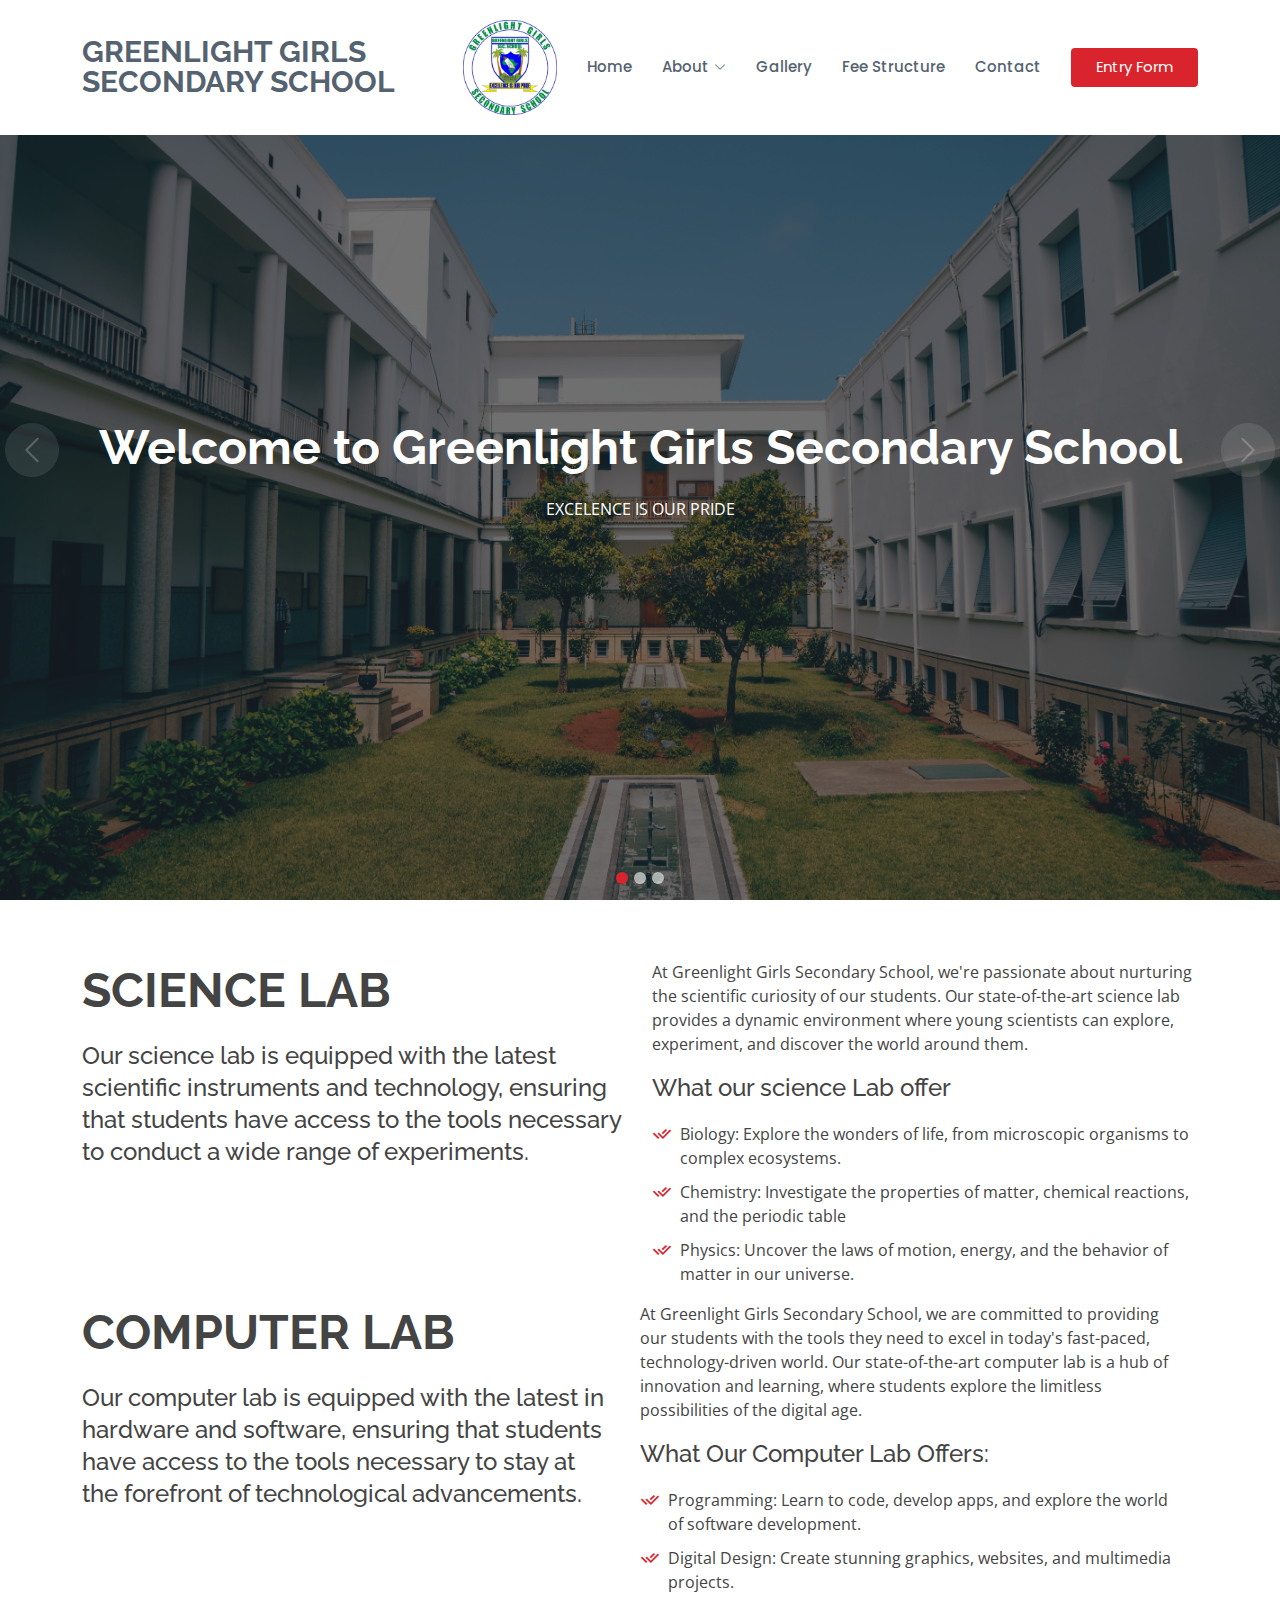
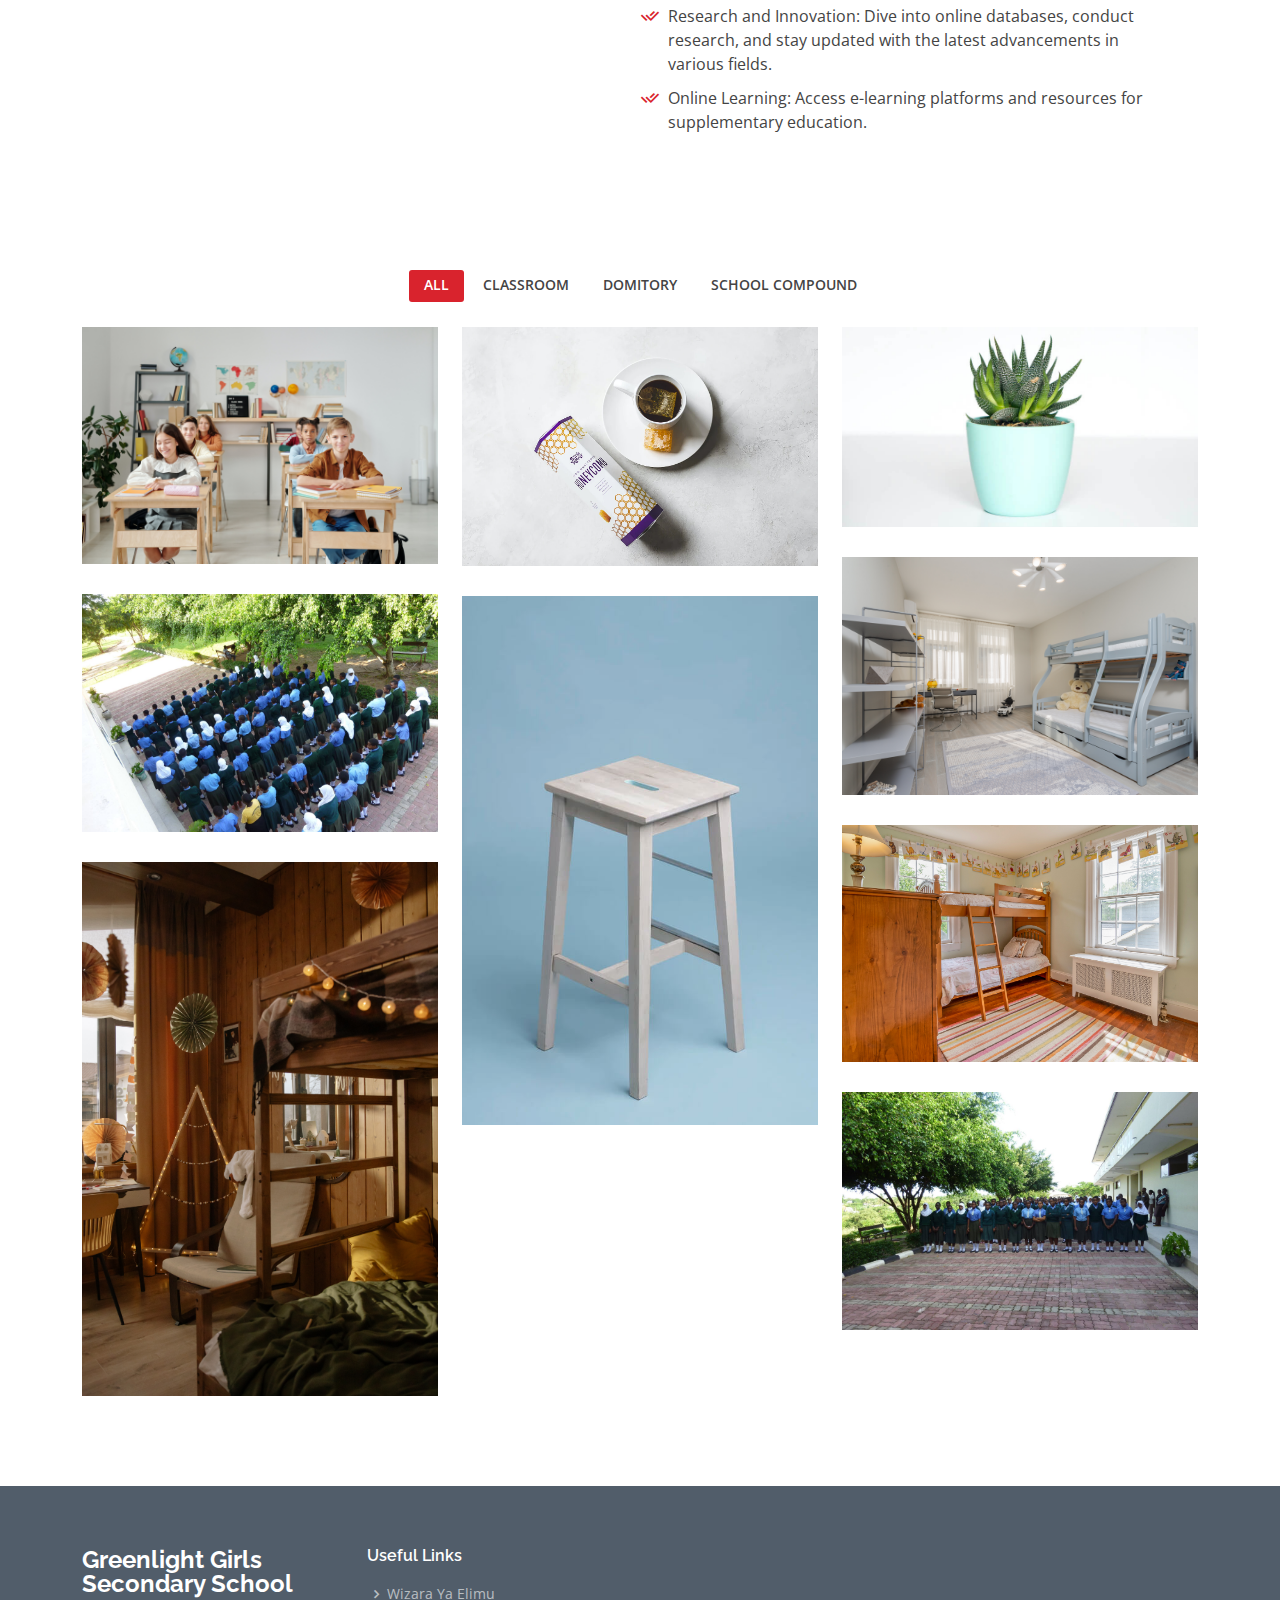
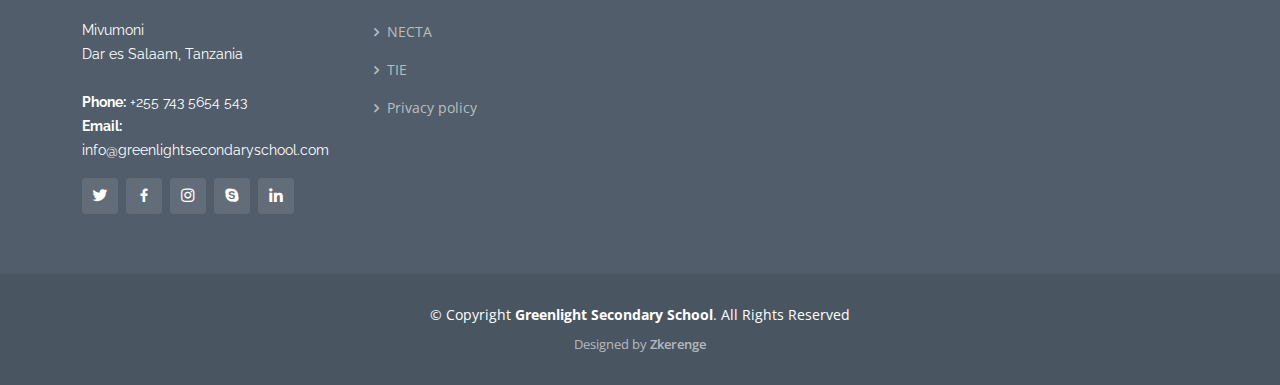
<file: index.html>
<!DOCTYPE html>
<html lang="en">

<head>
  <meta charset="utf-8">
  <meta content="width=device-width, initial-scale=1.0" name="viewport">

  <title>Greenlight Girls Secondary School</title>
  <meta content="" name="description">
  <meta content="" name="keywords">

  <!-- Favicons -->
  <link href="assets/img/favicon.jpg" rel="icon">
  <link href="assets/img/favicon.jpg" rel="apple-touch-icon">

  <!-- Google Fonts -->
  <link href="https://fonts.googleapis.com/css?family=Open+Sans:300,300i,400,400i,600,600i,700,700i|Raleway:300,300i,400,400i,500,500i,600,600i,700,700i|Poppins:300,300i,400,400i,500,500i,600,600i,700,700i" rel="stylesheet">

  <!-- Vendor CSS Files -->
  <link href="assets/vendor/animate.css/animate.min.css" rel="stylesheet">
  <link href="assets/vendor/bootstrap/css/bootstrap.min.css" rel="stylesheet">
  <link href="assets/vendor/bootstrap-icons/bootstrap-icons.css" rel="stylesheet">
  <link href="assets/vendor/boxicons/css/boxicons.min.css" rel="stylesheet">
  <link href="assets/vendor/glightbox/css/glightbox.min.css" rel="stylesheet">
  <link href="assets/vendor/remixicon/remixicon.css" rel="stylesheet">
  <link href="assets/vendor/swiper/swiper-bundle.min.css" rel="stylesheet">

  <!-- Template Main CSS File -->
  <link href="assets/css/style.css" rel="stylesheet">

  <!-- =======================================================
  * Template Name: Sailor
  * Updated: Sep 18 2023 with Bootstrap v5.3.2
  * Template URL: https://bootstrapmade.com/sailor-free-bootstrap-theme/
  * Author: BootstrapMade.com
  * License: https://bootstrapmade.com/license/
  ======================================================== -->
</head>

<body>

  <!-- ======= Header ======= -->
  <header id="header" class="fixed-top d-flex align-items-center">
    <div class="container d-flex align-items-center">

      <h1 class="logo me-auto"><a href="index.html">Greenlight Girls Secondary School</a></h1>
      <!-- Uncomment below if you prefer to use an image logo -->
      <a href="index.html" class="logo me-auto">
        <img src="assets/img/logo.jpg" alt="" class="img-fluid" style="max-height: 150px; width: auto;">
      </a>

      <nav id="navbar" class="navbar">
        <ul>
          <li><a href="index.html" >Home</a></li>

          <li class="dropdown"><a href="#"><span>About</span> <i class="bi bi-chevron-down"></i></a>
            <ul>
              <li><a href="about.html">About</a></li>
              <li><a href="team.html">Team</a></li>
              <li><a href="testimonials.html">Testimonials</a></li>

              <!--<li class="dropdown"><a href="#"><span>Deep Drop Down</span> <i class="bi bi-chevron-right"></i></a>
                <ul>
                  <li><a href="#">Deep Drop Down 1</a></li>
                  <li><a href="#">Deep Drop Down 2</a></li>
                  <li><a href="#">Deep Drop Down 3</a></li>
                  <li><a href="#">Deep Drop Down 4</a></li>
                  <li><a href="#">Deep Drop Down 5</a></li>
                </ul>
              </li>-->
            </ul>
          </li>
          <!--<li><a href="services.html">Services</a></li>-->
          <li><a href="portfolio.html">Gallery</a></li>
          <li><a href="pricing.html">Fee Structure</a></li>
          <!--<li><a href="blog.html">Blog</a></li>-->

          <li><a href="contact.html">Contact</a></li>
          <li><a href="entry-form.html" class="getstarted">Entry Form</a></li>
        </ul>
        <i class="bi bi-list mobile-nav-toggle"></i>
      </nav><!-- .navbar -->

    </div>
  </header><!-- End Header -->

  <!-- ======= Hero Section ======= -->
  <section id="hero">
    <div id="heroCarousel" data-bs-interval="5000" class="carousel slide carousel-fade" data-bs-ride="carousel">

      <ol class="carousel-indicators" id="hero-carousel-indicators"></ol>

      <div class="carousel-inner" role="listbox">

        <!-- Slide 1 -->
        <div class="carousel-item active" style="background-image: url(assets/img/slide/slide-1.jpg)">
          <div class="carousel-container">
            <div class="container">
              <h2 class="animate__animated animate__fadeInDown">Welcome to <span>Greenlight Girls Secondary School</span></h2>
              <p class="animate__animated animate__fadeInUp">EXCELENCE IS OUR PRIDE</p>
              <!--Read more button below-->
              <!--<a href="#about" class="btn-get-started animate__animated animate__fadeInUp scrollto">Read More</a>-->
            </div>
          </div>
        </div>

        <!-- Slide 2 -->
        <div class="carousel-item" style="background-image: url(assets/img/slide/slide-2.jpg)">
          <div class="carousel-container">
            <div class="container">
              <h2 class="animate__animated animate__fadeInDown">Science Lab</h2>
              <p class="animate__animated animate__fadeInUp">We believe that the best way to understand science is through hands-on experience. Students have the opportunity to conduct experiments, make observations, and draw their own conclusions.</p>
              <a href="#about" class="btn-get-started animate__animated animate__fadeInUp scrollto">Read More</a>
            </div>
          </div>
        </div>

        <!-- Slide 3 -->
        <div class="carousel-item" style="background-image: url(assets/img/slide/slide-3.jpg)">
          <div class="carousel-container">
            <div class="container">
              <h2 class="animate__animated animate__fadeInDown">Computer Lab</h2>
              <p class="animate__animated animate__fadeInUp">Our experienced and dedicated instructors provide guidance and support to help students develop essential computer skills, from basic operations to advanced programming and digital design.</p>
              <a href="#about" class="btn-get-started animate__animated animate__fadeInUp scrollto">Read More</a>
            </div>
          </div>
        </div>

      </div>

      <a class="carousel-control-prev" href="#heroCarousel" role="button" data-bs-slide="prev">
        <span class="carousel-control-prev-icon bi bi-chevron-left" aria-hidden="true"></span>
      </a>

      <a class="carousel-control-next" href="#heroCarousel" role="button" data-bs-slide="next">
        <span class="carousel-control-next-icon bi bi-chevron-right" aria-hidden="true"></span>
      </a>

    </div>
  </section><!-- End Hero -->

  <main id="main">

    <!-- ======= About Section ======= -->
    <section id="about" class="about">
      <div class="container">

        <div class="row content">
          <div class="col-lg-6">
            <h2>Science Lab</h2>
            <h3> Our science lab is equipped with the latest scientific instruments 
              and technology, ensuring that students have access to the 
              tools necessary to conduct a wide range of experiments.</h3>
          </div>
          <div class="col-lg-6 pt-4 pt-lg-0">
            <p>
              At Greenlight Girls Secondary School, we're passionate about nurturing the scientific 
              curiosity of our students. Our state-of-the-art science lab provides a dynamic 
              environment where young scientists can explore, experiment, 
              and discover the world around them.
            </p>
            <h3>What our science Lab offer</h3>
            <ul>
              <li><i class="ri-check-double-line"></i> Biology: Explore the wonders of life, from microscopic organisms to complex ecosystems.</li>
              <li><i class="ri-check-double-line"></i> Chemistry: Investigate the properties of matter, chemical reactions, and the periodic table</li>
              <li><i class="ri-check-double-line"></i> Physics: Uncover the laws of motion, energy, and the behavior of matter in our universe.
              </li>
            </ul>
            <p class="fst-italic">
              <!-- put word here -->
            </p>
          </div>
          <div class="row content">
            <div class="col-lg-6">
              <h2>Computer Lab</h2>
              <h3>Our computer lab is equipped with the latest in hardware and software, ensuring that students 
                have access to the tools necessary to stay at the forefront of technological advancements.</h3>
            </div>
            <div class="col-lg-6 pt-4 pt-lg-0">
              <p>
                 At Greenlight Girls Secondary School, we are committed to providing our students
                 with the tools they need to excel in today's fast-paced, technology-driven world. 
                 Our state-of-the-art computer lab 
                 is a hub of innovation and learning, where students explore the limitless
                 possibilities of the digital age.
              </p>
              <h3>What Our Computer Lab Offers:</h3>
              <ul>
                <li><i class="ri-check-double-line"></i> Programming: Learn to code, develop apps, and explore the world of software development.</li>
                <li><i class="ri-check-double-line"></i> Digital Design: Create stunning graphics, websites, and multimedia projects.</li>
                <li><i class="ri-check-double-line"></i> Research and Innovation: Dive into online databases, conduct research, 
                 and stay updated with the latest advancements in various fields.</li>
                <li><i class="ri-check-double-line"></i> Online Learning: Access e-learning platforms and resources for supplementary education.
                </li>
              </ul>
              <p class="fst-italic">
                <!-- put word here -->
              </p>
            </div>
        </div>

      </div>
    </section><!-- End About Section -->
    
    <!-- ======= Portfolio Section ======= -->
    <section id="portfolio" class="portfolio">
      <div class="container">

        <div class="row">
          <div class="col-lg-12 d-flex justify-content-center">
            <ul id="portfolio-flters">
              <li data-filter="*" class="filter-active">All</li>
              <li data-filter=".filter-app">Classroom</li>
              <li data-filter=".filter-card">Domitory</li>
              <li data-filter=".filter-web">School Compound</li>
            </ul>
          </div>
        </div>

        <div class="row portfolio-container">

          <div class="col-lg-4 col-md-6 portfolio-item filter-app">
            <div class="portfolio-wrap">
              <img src="assets/img/portfolio/portfolio-1.jpg" class="img-fluid" alt="">
              <div class="portfolio-info">
                <h4>Classroom</h4> 
                <p>our classroms has capacity of 45 students</p>
                <div class="portfolio-links">
                  <a href="assets/img/portfolio/portfolio-1.jpg" data-gallery="portfolioGallery" class="portfolio-lightbox" title="Classroom"><i class="bx bx-plus"></i></a>
                  <a href="portfolio-details.html" class="portfolio-details-lightbox" data-glightbox="type: external" title="Portfolio Details"><i class="bx bx-link"></i></a>
                </div>
              </div>
            </div>
          </div>

          <div class="col-lg-4 col-md-6 portfolio-item filter-web">
            <div class="portfolio-wrap">
              <img src="assets/img/portfolio/portfolio-2.jpg" class="img-fluid" alt="">
              <div class="portfolio-info">
                <h4>School compound</h4>
                <p>good atmosphere around our compound</p>
                <div class="portfolio-links">
                  <a href="assets/img/portfolio/portfolio-2.jpg" data-gallery="portfolioGallery" class="portfolio-lightbox" title="School Compound"><i class="bx bx-plus"></i></a>
                  <a href="portfolio-details.html" class="portfolio-details-lightbox" data-glightbox="type: external" title="Portfolio Details"><i class="bx bx-link"></i></a>
                </div>
              </div>
            </div>
          </div>

          <div class="col-lg-4 col-md-6 portfolio-item filter-app">
            <div class="portfolio-wrap">
              <img src="assets/img/portfolio/portfolio-3.jpg" class="img-fluid" alt="">
              <div class="portfolio-info">
                <h4>Classroom</h4>
                <p>beatiful classroom</p>
                <div class="portfolio-links">
                  <a href="assets/img/portfolio/portfolio-3.jpg" data-gallery="portfolioGallery" class="portfolio-lightbox" title="Classroom"><i class="bx bx-plus"></i></a>
                  <a href="portfolio-details.html" class="portfolio-details-lightbox" data-glightbox="type: external" title="Portfolio Details"><i class="bx bx-link"></i></a>
                </div>
              </div>
            </div>
          </div>

          <div class="col-lg-4 col-md-6 portfolio-item filter-card">
            <div class="portfolio-wrap">
              <img src="assets/img/portfolio/portfolio-4.jpg" class="img-fluid" alt="">
              <div class="portfolio-info">
                <h4>Domitory</h4>
                <p>our dom have two beds each</p>
                <div class="portfolio-links">
                  <a href="assets/img/portfolio/portfolio-4.jpg" data-gallery="portfolioGallery" class="portfolio-lightbox" title="Domitory"><i class="bx bx-plus"></i></a>
                  <a href="portfolio-details.html" class="portfolio-details-lightbox" data-glightbox="type: external" title="Portfolio Details"><i class="bx bx-link"></i></a>
                </div>
              </div>
            </div>
          </div>

          <div class="col-lg-4 col-md-6 portfolio-item filter-web">
            <div class="portfolio-wrap">
              <img src="assets/img/portfolio/portfolio-5.jpg" class="img-fluid" alt="">
              <div class="portfolio-info">
                <h4>School compound</h4>
                <p>beautifull compound</p>
                <div class="portfolio-links">
                  <a href="assets/img/portfolio/portfolio-5.jpg" data-gallery="portfolioGallery" class="portfolio-lightbox" title="School Compound"><i class="bx bx-plus"></i></a>
                  <a href="portfolio-details.html" class="portfolio-details-lightbox" data-glightbox="type: external" title="Portfolio Details"><i class="bx bx-link"></i></a>
                </div>
              </div>
            </div>
          </div>

          <div class="col-lg-4 col-md-6 portfolio-item filter-app">
            <div class="portfolio-wrap">
              <img src="assets/img/portfolio/portfolio-6.jpg" class="img-fluid" alt="">
              <div class="portfolio-info">
                <h4>classroom</h4>
                <p>well organized class</p>
                <div class="portfolio-links">
                  <a href="assets/img/portfolio/portfolio-6.jpg" data-gallery="portfolioGallery" class="portfolio-lightbox" title="Classroom"><i class="bx bx-plus"></i></a>
                  <a href="portfolio-details.html" class="portfolio-details-lightbox" data-glightbox="type: external" title="Portfolio Details"><i class="bx bx-link"></i></a>
                </div>
              </div>
            </div>
          </div>

          <div class="col-lg-4 col-md-6 portfolio-item filter-card">
            <div class="portfolio-wrap">
              <img src="assets/img/portfolio/portfolio-7.jpg" class="img-fluid" alt="">
              <div class="portfolio-info">
                <h4>Domitory</h4>
                <p>Top quality hygenic room</p>
                <div class="portfolio-links">
                  <a href="assets/img/portfolio/portfolio-7.jpg" data-gallery="portfolioGallery" class="portfolio-lightbox" title="Domitory"><i class="bx bx-plus"></i></a>
                  <a href="portfolio-details.html" class="portfolio-details-lightbox" data-glightbox="type: external" title="Portfolio Details"><i class="bx bx-link"></i></a>
                </div>
              </div>
            </div>
          </div>

          <div class="col-lg-4 col-md-6 portfolio-item filter-card">
            <div class="portfolio-wrap">
              <img src="assets/img/portfolio/portfolio-8.jpg" class="img-fluid" alt="">
              <div class="portfolio-info">
                <h4>Domitory</h4>
                <p>Healthly Dom</p>
                <div class="portfolio-links">
                  <a href="assets/img/portfolio/portfolio-8.jpg" data-gallery="portfolioGallery" class="portfolio-lightbox" title="Domitory"><i class="bx bx-plus"></i></a>
                  <a href="portfolio-details.html" class="portfolio-details-lightbox" data-glightbox="type: external" title="Portfolio Details"><i class="bx bx-link"></i></a>
                </div>
              </div>
            </div>
          </div>

          <div class="col-lg-4 col-md-6 portfolio-item filter-web">
            <div class="portfolio-wrap">
              <img src="assets/img/portfolio/portfolio-9.jpg" class="img-fluid" alt="">
              <div class="portfolio-info">
                <h4>Schoolcompound</h4>
                <p>Nice environment</p>
                <div class="portfolio-links">
                  <a href="assets/img/portfolio/portfolio-9.jpg" data-gallery="portfolioGallery" class="portfolio-lightbox" title="School compound"><i class="bx bx-plus"></i></a>
                  <a href="portfolio-details.html" class="portfolio-details-lightbox" data-glightbox="type: external" title="Portfolio Details"><i class="bx bx-link"></i></a>
                </div>
              </div>
            </div>
          </div>

        </div>

      </div>
    </section><!-- End Portfolio Section -->

  </main><!-- End #main -->

  <!-- ======= Footer ======= -->
  <footer id="footer">
    <div class="footer-top">
      <div class="container">
        <div class="row">

          <div class="col-lg-3 col-md-6">
            <div class="footer-info">
              <h3>Greenlight Girls Secondary School</h3>
              <p>
                Mivumoni <br>
                Dar es Salaam, Tanzania<br><br>
                <strong>Phone:</strong> +255 743 5654 543<br>
                <strong>Email:</strong> info@greenlightsecondaryschool.com<br>
              </p>
              <div class="social-links mt-3">
                <a href="#" class="twitter"><i class="bx bxl-twitter"></i></a>
                <a href="#" class="facebook"><i class="bx bxl-facebook"></i></a>
                <a href="#" class="instagram"><i class="bx bxl-instagram"></i></a>
                <a href="#" class="google-plus"><i class="bx bxl-skype"></i></a>
                <a href="#" class="linkedin"><i class="bx bxl-linkedin"></i></a>
              </div>
            </div>
          </div>

          <div class="col-lg-2 col-md-6 footer-links">
            <h4>Useful Links</h4>
            <ul>
              <li><i class="bx bx-chevron-right"></i> <a href="https://www.moe.go.tz/"target="_blank">Wizara Ya Elimu</a></li>
              <li><i class="bx bx-chevron-right"></i> <a href="https://www.necta.go.tz/"target="_blank">NECTA</a></li>
              <li><i class="bx bx-chevron-right"></i> <a href="https://www.tie.go.tz/"target="_blank">TIE</a></li>
              <!--<li><i class="bx bx-chevron-right"></i> <a href="#">Terms of service</a></li>-->
              <li><i class="bx bx-chevron-right"></i> <a href="#">Privacy policy</a></li>
            </ul>
          </div>

          <!--<div class="col-lg-3 col-md-6 footer-links">
            <h4>Our Services</h4>
            <ul>
              <li><i class="bx bx-chevron-right"></i> <a href="#">Web Design</a></li>
              <li><i class="bx bx-chevron-right"></i> <a href="#">Web Development</a></li>
              <li><i class="bx bx-chevron-right"></i> <a href="#">Product Management</a></li>
              <li><i class="bx bx-chevron-right"></i> <a href="#">Marketing</a></li>
              <li><i class="bx bx-chevron-right"></i> <a href="#">Graphic Design</a></li>
            </ul>
          </div>-->

          <!--<div class="col-lg-4 col-md-6 footer-newsletter">
            <h4>Our Newsletter</h4>
            <p>Tamen quem nulla quae legam multos aute sint culpa legam noster magna</p>
            <form action="" method="post">
              <input type="email" name="email"><input type="submit" value="Subscribe">
            </form>

          </div>-->

        </div>
      </div>
    </div>

    <div class="container">
      <div class="copyright">
        &copy; Copyright <strong><span>Greenlight Secondary School</span></strong>. All Rights Reserved
      </div>
      <div class="credits">
        <!-- All the links in the footer should remain intact. -->
        <!-- You can delete the links only if you purchased the pro version. -->
        <!-- Licensing information: https://bootstrapmade.com/license/ -->
        <!-- Purchase the pro version with working PHP/AJAX contact form: https://bootstrapmade.com/sailor-free-bootstrap-theme/ -->
        Designed by <a href="https://bootstrapmade.com/">Zkerenge</a>
      </div>
    </div>
  </footer><!-- End Footer -->

  <a href="#" class="back-to-top d-flex align-items-center justify-content-center"><i class="bi bi-arrow-up-short"></i></a>

  <!-- Vendor JS Files -->
  <script src="assets/vendor/bootstrap/js/bootstrap.bundle.min.js"></script>
  <script src="assets/vendor/glightbox/js/glightbox.min.js"></script>
  <script src="assets/vendor/isotope-layout/isotope.pkgd.min.js"></script>
  <script src="assets/vendor/swiper/swiper-bundle.min.js"></script>
  <script src="assets/vendor/waypoints/noframework.waypoints.js"></script>
  <script src="assets/vendor/php-email-form/validate.js"></script>

  <!-- Template Main JS File -->
  <script src="assets/js/main.js"></script>

</body>

</html>
</file>
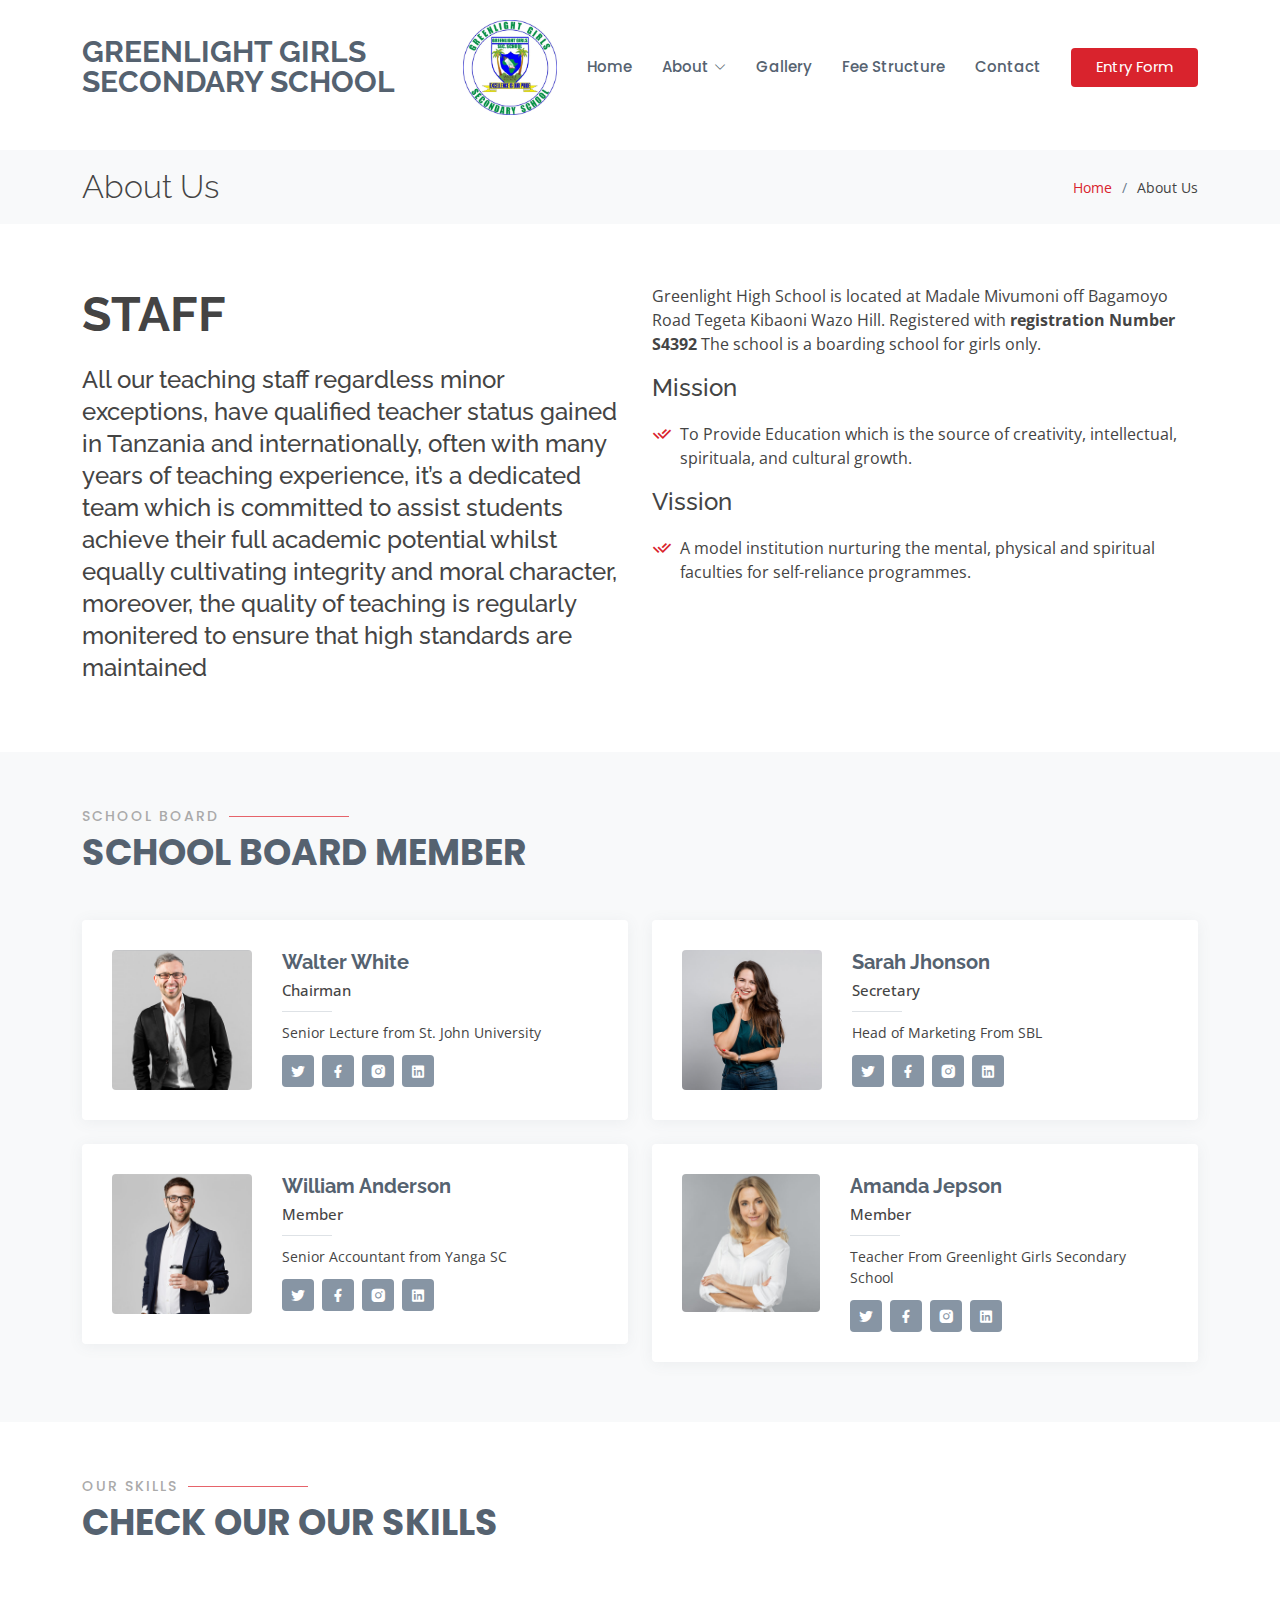
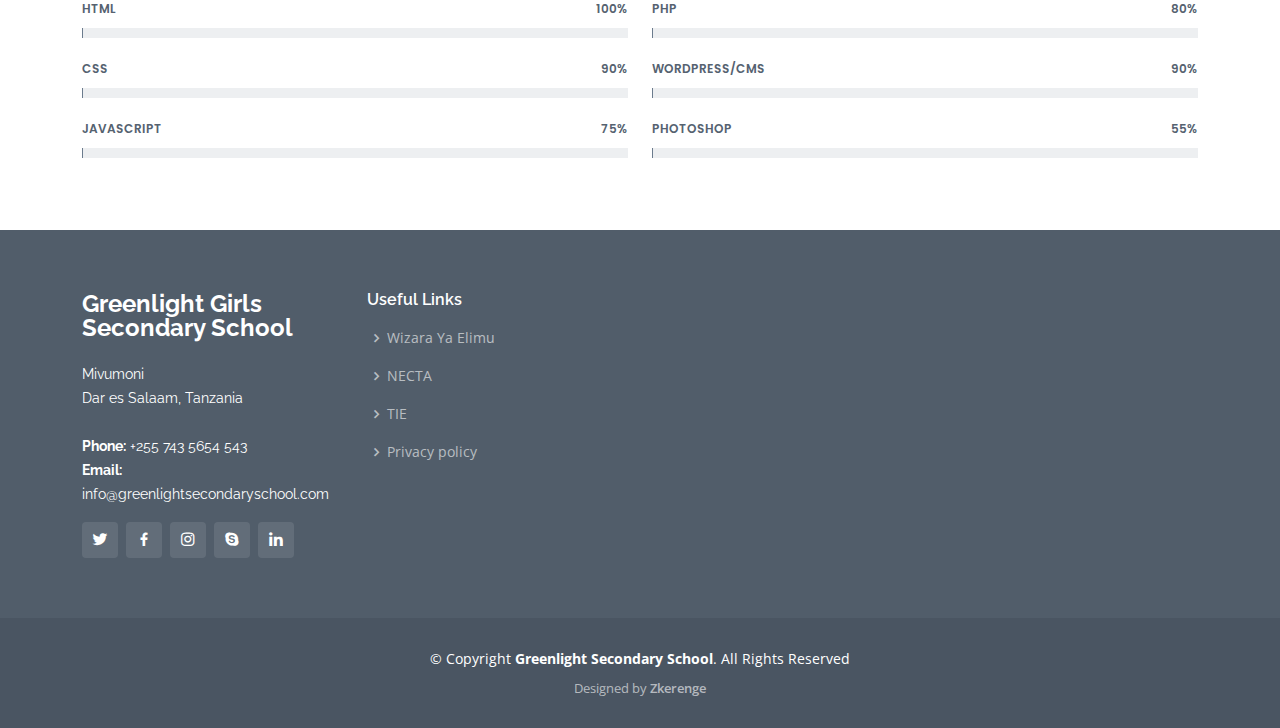
<file: about.html>
<!DOCTYPE html>
<html lang="en">

<head>
  <meta charset="utf-8">
  <meta content="width=device-width, initial-scale=1.0" name="viewport">

  <title>About us</title>
  <meta content="" name="description">
  <meta content="" name="keywords">

  <!-- Favicons -->
  <link href="assets/img/favicon.jpg" rel="icon">
  <link href="assets/img/favicon.jpg" rel="apple-touch-icon">

  <!-- Google Fonts -->
  <link href="https://fonts.googleapis.com/css?family=Open+Sans:300,300i,400,400i,600,600i,700,700i|Raleway:300,300i,400,400i,500,500i,600,600i,700,700i|Poppins:300,300i,400,400i,500,500i,600,600i,700,700i" rel="stylesheet">

  <!-- Vendor CSS Files -->
  <link href="assets/vendor/animate.css/animate.min.css" rel="stylesheet">
  <link href="assets/vendor/bootstrap/css/bootstrap.min.css" rel="stylesheet">
  <link href="assets/vendor/bootstrap-icons/bootstrap-icons.css" rel="stylesheet">
  <link href="assets/vendor/boxicons/css/boxicons.min.css" rel="stylesheet">
  <link href="assets/vendor/glightbox/css/glightbox.min.css" rel="stylesheet">
  <link href="assets/vendor/remixicon/remixicon.css" rel="stylesheet">
  <link href="assets/vendor/swiper/swiper-bundle.min.css" rel="stylesheet">

  <!-- Template Main CSS File -->
  <link href="assets/css/style.css" rel="stylesheet">

  <!-- =======================================================
  * Template Name: Sailor
  * Updated: Sep 18 2023 with Bootstrap v5.3.2
  * Template URL: https://bootstrapmade.com/sailor-free-bootstrap-theme/
  * Author: BootstrapMade.com
  * License: https://bootstrapmade.com/license/
  ======================================================== -->
</head>

<body>

  <!-- ======= Header ======= -->
  <header id="header" class="fixed-top d-flex align-items-center">
    <div class="container d-flex align-items-center">

      <h1 class="logo me-auto"><a href="index.html">Greenlight Girls Secondary School</a></h1>
      <!-- Uncomment below if you prefer to use an image logo -->
      <a href="index.html" class="logo me-auto">
        <img src="assets/img/logo.jpg" alt="" class="img-fluid" style="max-height: 150px; width: auto;">
      </a>

      <nav id="navbar" class="navbar">
        <ul>
          <li><a href="index.html" >Home</a></li>

          <li class="dropdown"><a href="#"><span>About</span> <i class="bi bi-chevron-down"></i></a>
            <ul>
              <li><a href="about.html">About</a></li>
              <li><a href="team.html">Team</a></li>
              <li><a href="testimonials.html">Testimonials</a></li>

            </ul>
          </li>
          <!--<li><a href="services.html">Services</a></li>-->
          <li><a href="portfolio.html">Gallery</a></li>
          <li><a href="pricing.html">Fee Structure</a></li>
          <!--<li><a href="blog.html">Blog</a></li>-->

          <li><a href="contact.html">Contact</a></li>
          <li><a href="entry-form.html" class="getstarted">Entry Form</a></li>
        </ul>
        <i class="bi bi-list mobile-nav-toggle"></i>
      </nav><!-- .navbar -->

    </div>
  </header><!-- End Header -->

  <main id="main">

    <!-- ======= Breadcrumbs ======= -->
    <section id="breadcrumbs" class="breadcrumbs">
      <div class="container">

        <div class="d-flex justify-content-between align-items-center">
          <h2>About Us</h2>
          <ol>
            <li><a href="index.html">Home</a></li>
            <li>About Us</li>
          </ol>
        </div>

      </div>
    </section><!-- End Breadcrumbs -->

    <!-- ======= About Section ======= -->
    <section id="about" class="about">
      <div class="container">

        <div class="row content">
          <div class="col-lg-6">
            <h2>Staff</h2>
            <h3>All our teaching staff regardless minor exceptions, have qualified 
              teacher status gained in Tanzania and internationally, often with many years of teaching experience, 
              it’s a dedicated team which is committed to assist students achieve their full academic potential 
              whilst equally cultivating integrity and moral 
              character, moreover, the quality of teaching is regularly 
              monitered to ensure that high standards are maintained</h3>
          </div>
          <div class="col-lg-6 pt-4 pt-lg-0">
            <p>
              Greenlight High School is located at Madale Mivumoni off Bagamoyo Road Tegeta Kibaoni Wazo Hill. 
              Registered with <strong>registration Number S4392</strong> The school is a boarding school for girls only.
            </p>
            <h3>Mission</h3>
            <ul>
              <li><i class="ri-check-double-line"></i>To Provide Education which is the source of 
                creativity, intellectual, spirituala, and cultural growth.</li>

            </ul>
            <h3>Vission</h3>
            <ul>
              <li><i class="ri-check-double-line"></i>A model institution nurturing the mental, physical 
                and spiritual faculties for self-reliance programmes.</li>

            </ul>
            <!--<p class="fst-italic">
              Lorem ipsum dolor sit amet, consectetur adipiscing elit, sed do eiusmod tempor incididunt ut labore et dolore
              magna aliqua.
            </p>-->
          </div>
        </div>

      </div>
    </section><!-- End About Section -->

    <!-- ======= Team Section ======= -->
    <section id="team" class="team section-bg">
      <div class="container">

        <div class="section-title">
          <h2>School Board</h2>
          <p>School Board Member</p>
        </div>

        <div class="row">

          <div class="col-lg-6">
            <div class="member d-flex align-items-start">
              <div class="pic"><img src="assets/img/team/team-1.jpg" class="img-fluid" alt=""></div>
              <div class="member-info">
                <h4>Walter White</h4>
                <span>Chairman</span>
                <p>Senior Lecture from St. John University</p>
                <div class="social">
                  <a href=""><i class="ri-twitter-fill"></i></a>
                  <a href=""><i class="ri-facebook-fill"></i></a>
                  <a href=""><i class="ri-instagram-fill"></i></a>
                  <a href=""> <i class="ri-linkedin-box-fill"></i> </a>
                </div>
              </div>
            </div>
          </div>

          <div class="col-lg-6 mt-4 mt-lg-0">
            <div class="member d-flex align-items-start">
              <div class="pic"><img src="assets/img/team/team-2.jpg" class="img-fluid" alt=""></div>
              <div class="member-info">
                <h4>Sarah Jhonson</h4>
                <span>Secretary</span>
                <p>Head of Marketing From SBL</p>
                <div class="social">
                  <a href=""><i class="ri-twitter-fill"></i></a>
                  <a href=""><i class="ri-facebook-fill"></i></a>
                  <a href=""><i class="ri-instagram-fill"></i></a>
                  <a href=""> <i class="ri-linkedin-box-fill"></i> </a>
                </div>
              </div>
            </div>
          </div>

          <div class="col-lg-6 mt-4">
            <div class="member d-flex align-items-start">
              <div class="pic"><img src="assets/img/team/team-3.jpg" class="img-fluid" alt=""></div>
              <div class="member-info">
                <h4>William Anderson</h4>
                <span>Member</span>
                <p>Senior Accountant from Yanga SC</p>
                <div class="social">
                  <a href=""><i class="ri-twitter-fill"></i></a>
                  <a href=""><i class="ri-facebook-fill"></i></a>
                  <a href=""><i class="ri-instagram-fill"></i></a>
                  <a href=""> <i class="ri-linkedin-box-fill"></i> </a>
                </div>
              </div>
            </div>
          </div>

          <div class="col-lg-6 mt-4">
            <div class="member d-flex align-items-start">
              <div class="pic"><img src="assets/img/team/team-4.jpg" class="img-fluid" alt=""></div>
              <div class="member-info">
                <h4>Amanda Jepson</h4>
                <span>Member</span>
                <p>Teacher From Greenlight Girls Secondary School</p>
                <div class="social">
                  <a href=""><i class="ri-twitter-fill"></i></a>
                  <a href=""><i class="ri-facebook-fill"></i></a>
                  <a href=""><i class="ri-instagram-fill"></i></a>
                  <a href=""> <i class="ri-linkedin-box-fill"></i> </a>
                </div>
              </div>
            </div>
          </div>

        </div>

      </div>
    </section><!-- End Team Section -->

    <!-- ======= Our Skills Section ======= -->
    <section id="skills" class="skills">
      <div class="container">

        <div class="section-title">
          <h2>Our Skills</h2>
          <p>Check our Our Skills</p>
        </div>

        <div class="row skills-content">

          <div class="col-lg-6">

            <div class="progress">
              <span class="skill">HTML <i class="val">100%</i></span>
              <div class="progress-bar-wrap">
                <div class="progress-bar" role="progressbar" aria-valuenow="100" aria-valuemin="0" aria-valuemax="100"></div>
              </div>
            </div>

            <div class="progress">
              <span class="skill">CSS <i class="val">90%</i></span>
              <div class="progress-bar-wrap">
                <div class="progress-bar" role="progressbar" aria-valuenow="90" aria-valuemin="0" aria-valuemax="100"></div>
              </div>
            </div>

            <div class="progress">
              <span class="skill">JavaScript <i class="val">75%</i></span>
              <div class="progress-bar-wrap">
                <div class="progress-bar" role="progressbar" aria-valuenow="75" aria-valuemin="0" aria-valuemax="100"></div>
              </div>
            </div>

          </div>

          <div class="col-lg-6">

            <div class="progress">
              <span class="skill">PHP <i class="val">80%</i></span>
              <div class="progress-bar-wrap">
                <div class="progress-bar" role="progressbar" aria-valuenow="80" aria-valuemin="0" aria-valuemax="100"></div>
              </div>
            </div>

            <div class="progress">
              <span class="skill">WordPress/CMS <i class="val">90%</i></span>
              <div class="progress-bar-wrap">
                <div class="progress-bar" role="progressbar" aria-valuenow="90" aria-valuemin="0" aria-valuemax="100"></div>
              </div>
            </div>

            <div class="progress">
              <span class="skill">Photoshop <i class="val">55%</i></span>
              <div class="progress-bar-wrap">
                <div class="progress-bar" role="progressbar" aria-valuenow="55" aria-valuemin="0" aria-valuemax="100"></div>
              </div>
            </div>

          </div>

        </div>

      </div>
    </section><!-- End Our Skills Section -->

  </main><!-- End #main -->

<!-- ======= Footer ======= -->
<footer id="footer">
  <div class="footer-top">
    <div class="container">
      <div class="row">

        <div class="col-lg-3 col-md-6">
          <div class="footer-info">
            <h3>Greenlight Girls Secondary School</h3>
            <p>
              Mivumoni <br>
              Dar es Salaam, Tanzania<br><br>
              <strong>Phone:</strong> +255 743 5654 543<br>
              <strong>Email:</strong> info@greenlightsecondaryschool.com<br>
            </p>
            <div class="social-links mt-3">
              <a href="#" class="twitter"><i class="bx bxl-twitter"></i></a>
              <a href="#" class="facebook"><i class="bx bxl-facebook"></i></a>
              <a href="#" class="instagram"><i class="bx bxl-instagram"></i></a>
              <a href="#" class="google-plus"><i class="bx bxl-skype"></i></a>
              <a href="#" class="linkedin"><i class="bx bxl-linkedin"></i></a>
            </div>
          </div>
        </div>

        <div class="col-lg-2 col-md-6 footer-links">
          <h4>Useful Links</h4>
          <ul>
            <li><i class="bx bx-chevron-right"></i> <a href="https://www.moe.go.tz/"target="_blank">Wizara Ya Elimu</a></li>
            <li><i class="bx bx-chevron-right"></i> <a href="https://www.necta.go.tz/"target="_blank">NECTA</a></li>
            <li><i class="bx bx-chevron-right"></i> <a href="https://www.tie.go.tz/"target="_blank">TIE</a></li>
            <!--<li><i class="bx bx-chevron-right"></i> <a href="#">Terms of service</a></li>-->
            <li><i class="bx bx-chevron-right"></i> <a href="#">Privacy policy</a></li>
          </ul>
        </div>

        <!--<div class="col-lg-3 col-md-6 footer-links">
          <h4>Our Services</h4>
          <ul>
            <li><i class="bx bx-chevron-right"></i> <a href="#">Web Design</a></li>
            <li><i class="bx bx-chevron-right"></i> <a href="#">Web Development</a></li>
            <li><i class="bx bx-chevron-right"></i> <a href="#">Product Management</a></li>
            <li><i class="bx bx-chevron-right"></i> <a href="#">Marketing</a></li>
            <li><i class="bx bx-chevron-right"></i> <a href="#">Graphic Design</a></li>
          </ul>
        </div>-->

        <!--<div class="col-lg-4 col-md-6 footer-newsletter">
          <h4>Our Newsletter</h4>
          <p>Tamen quem nulla quae legam multos aute sint culpa legam noster magna</p>
          <form action="" method="post">
            <input type="email" name="email"><input type="submit" value="Subscribe">
          </form>

        </div>-->

      </div>
    </div>
  </div>

  <div class="container">
    <div class="copyright">
      &copy; Copyright <strong><span>Greenlight Secondary School</span></strong>. All Rights Reserved
    </div>
    <div class="credits">
      <!-- All the links in the footer should remain intact. -->
      <!-- You can delete the links only if you purchased the pro version. -->
      <!-- Licensing information: https://bootstrapmade.com/license/ -->
      <!-- Purchase the pro version with working PHP/AJAX contact form: https://bootstrapmade.com/sailor-free-bootstrap-theme/ -->
      Designed by <a href="https://bootstrapmade.com/">Zkerenge</a>
    </div>
  </div>
</footer><!-- End Footer -->

  <a href="#" class="back-to-top d-flex align-items-center justify-content-center"><i class="bi bi-arrow-up-short"></i></a>

  <!-- Vendor JS Files -->
  <script src="assets/vendor/bootstrap/js/bootstrap.bundle.min.js"></script>
  <script src="assets/vendor/glightbox/js/glightbox.min.js"></script>
  <script src="assets/vendor/isotope-layout/isotope.pkgd.min.js"></script>
  <script src="assets/vendor/swiper/swiper-bundle.min.js"></script>
  <script src="assets/vendor/waypoints/noframework.waypoints.js"></script>
  <script src="assets/vendor/php-email-form/validate.js"></script>

  <!-- Template Main JS File -->
  <script src="assets/js/main.js"></script>

</body>

</html>
</file>
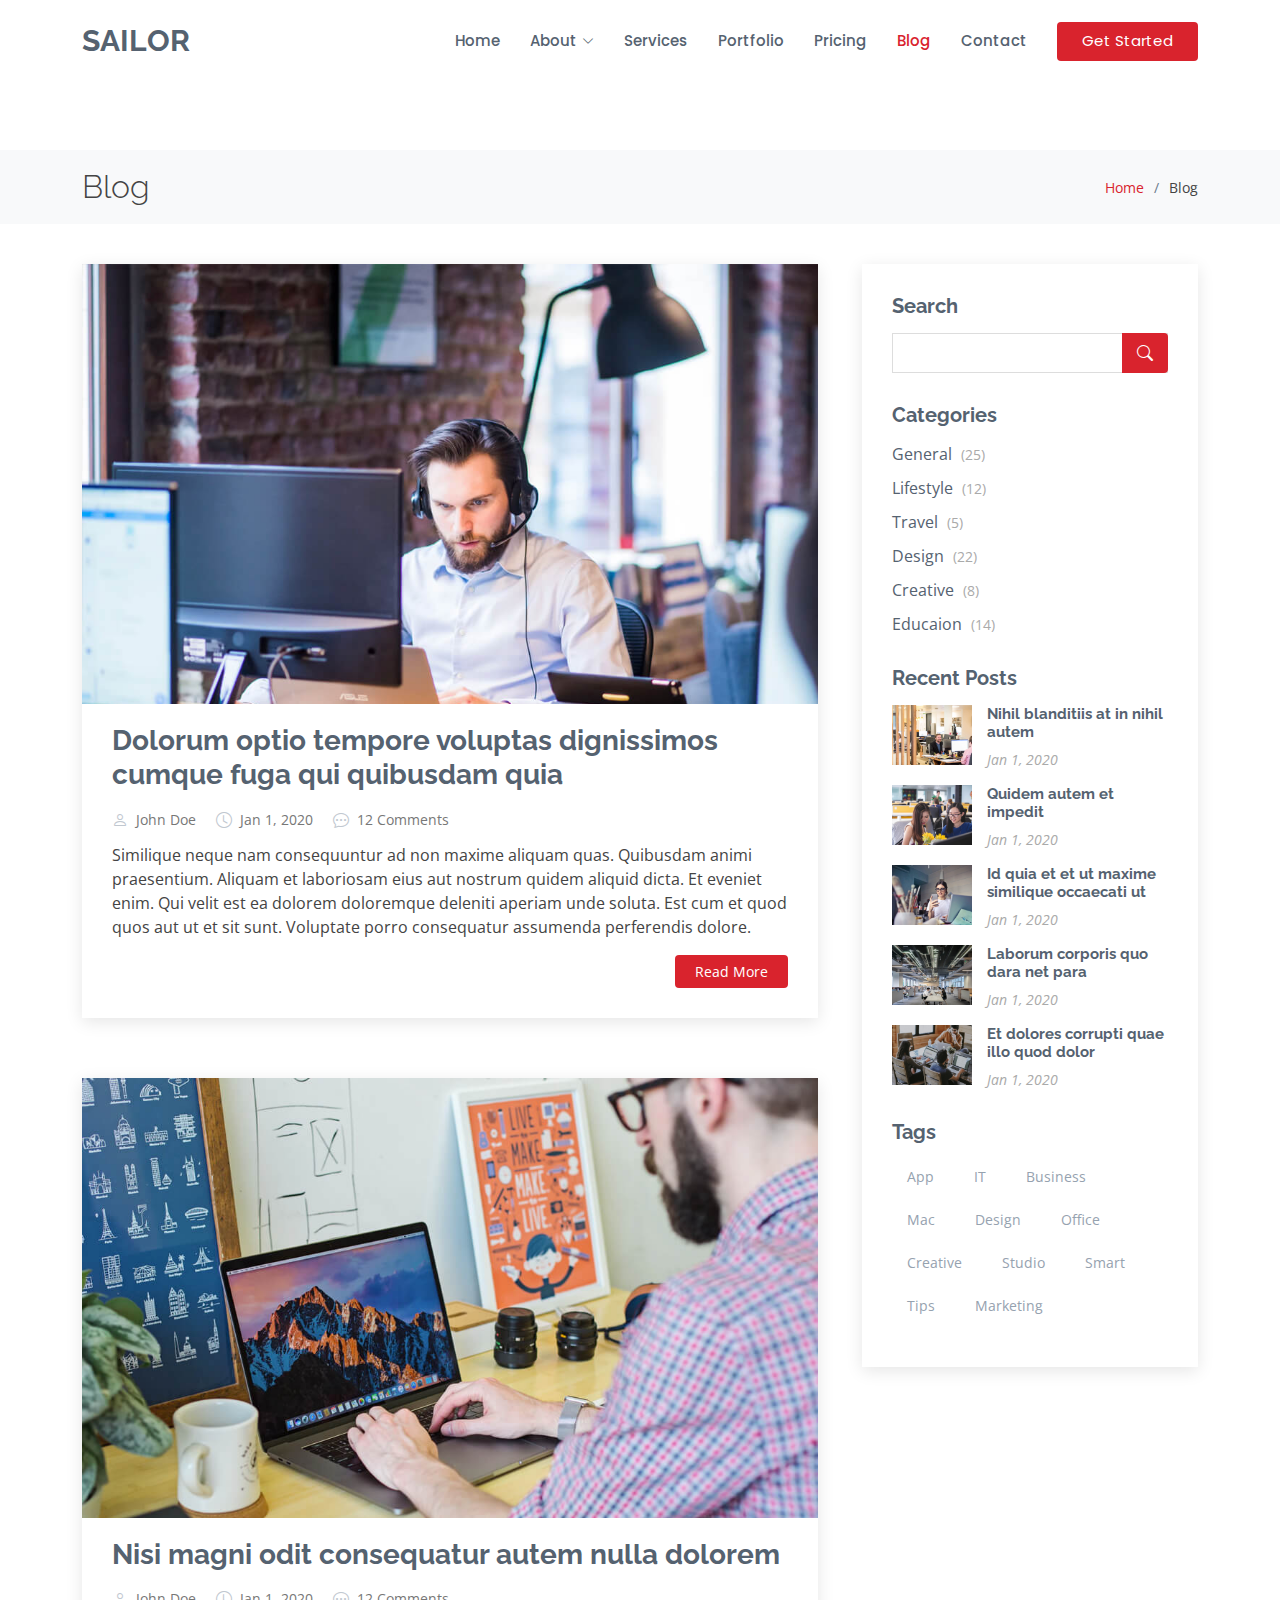
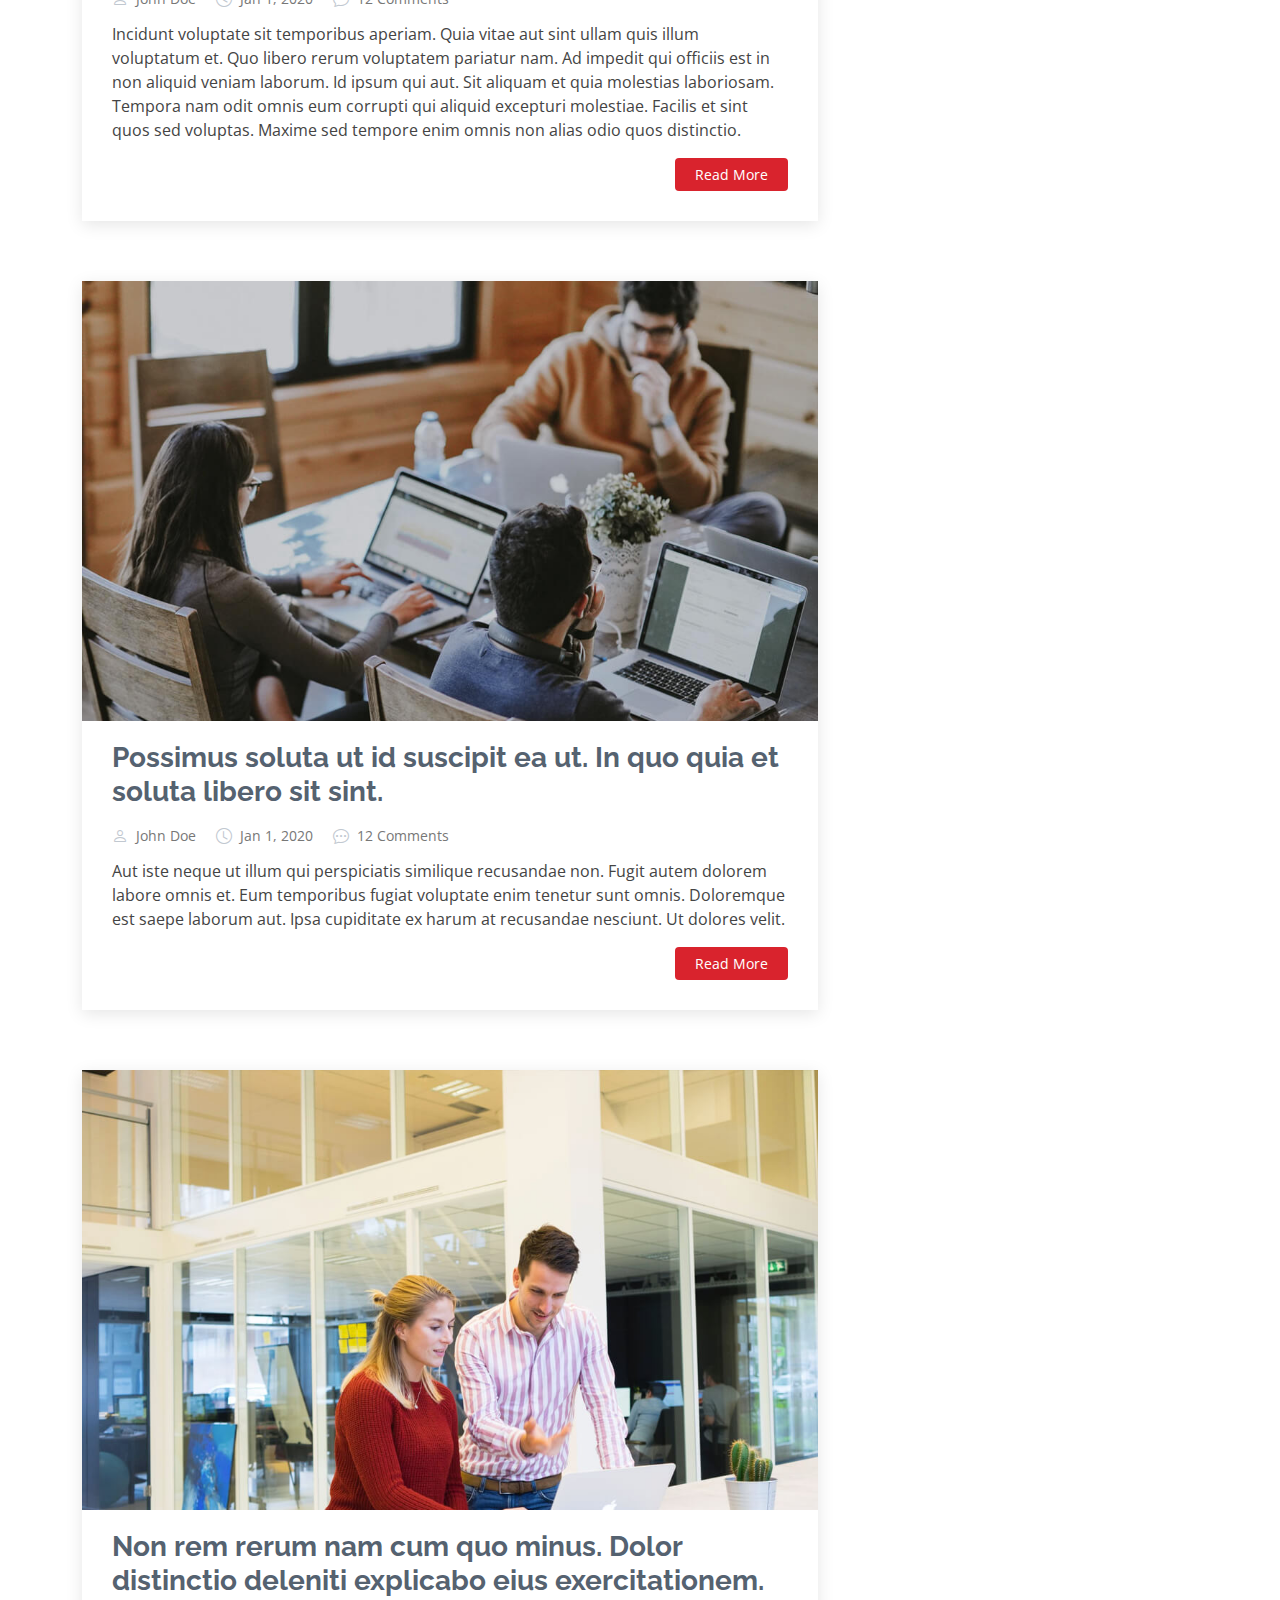
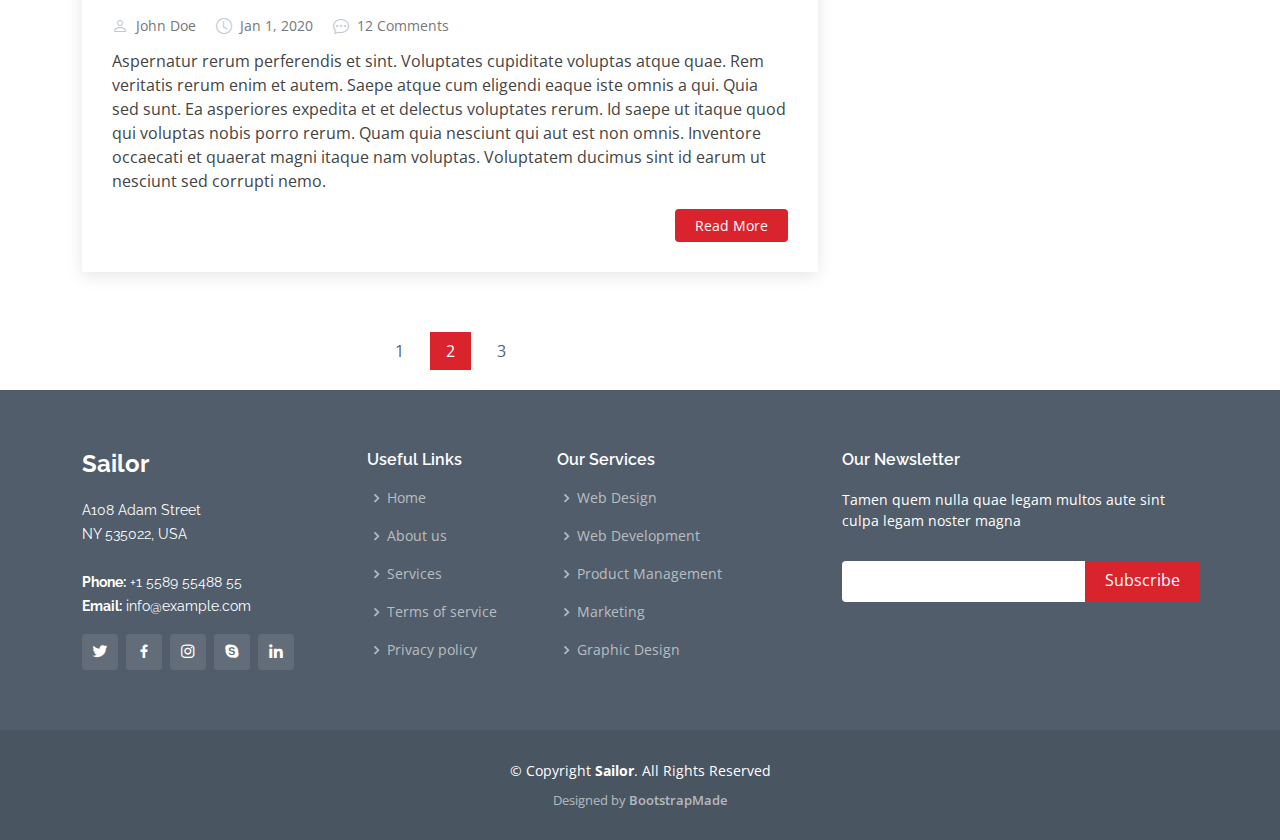
<file: blog.html>
<!DOCTYPE html>
<html lang="en">

<head>
  <meta charset="utf-8">
  <meta content="width=device-width, initial-scale=1.0" name="viewport">

  <title>Blog - Sailor Bootstrap Template</title>
  <meta content="" name="description">
  <meta content="" name="keywords">

  <!-- Favicons -->
  <link href="assets/img/favicon.png" rel="icon">
  <link href="assets/img/apple-touch-icon.png" rel="apple-touch-icon">

  <!-- Google Fonts -->
  <link href="https://fonts.googleapis.com/css?family=Open+Sans:300,300i,400,400i,600,600i,700,700i|Raleway:300,300i,400,400i,500,500i,600,600i,700,700i|Poppins:300,300i,400,400i,500,500i,600,600i,700,700i" rel="stylesheet">

  <!-- Vendor CSS Files -->
  <link href="assets/vendor/animate.css/animate.min.css" rel="stylesheet">
  <link href="assets/vendor/bootstrap/css/bootstrap.min.css" rel="stylesheet">
  <link href="assets/vendor/bootstrap-icons/bootstrap-icons.css" rel="stylesheet">
  <link href="assets/vendor/boxicons/css/boxicons.min.css" rel="stylesheet">
  <link href="assets/vendor/glightbox/css/glightbox.min.css" rel="stylesheet">
  <link href="assets/vendor/remixicon/remixicon.css" rel="stylesheet">
  <link href="assets/vendor/swiper/swiper-bundle.min.css" rel="stylesheet">

  <!-- Template Main CSS File -->
  <link href="assets/css/style.css" rel="stylesheet">

  <!-- =======================================================
  * Template Name: Sailor
  * Updated: Sep 18 2023 with Bootstrap v5.3.2
  * Template URL: https://bootstrapmade.com/sailor-free-bootstrap-theme/
  * Author: BootstrapMade.com
  * License: https://bootstrapmade.com/license/
  ======================================================== -->
</head>

<body>

  <!-- ======= Header ======= -->
  <header id="header" class="fixed-top d-flex align-items-center">
    <div class="container d-flex align-items-center">

      <h1 class="logo me-auto"><a href="index.html">Sailor</a></h1>
      <!-- Uncomment below if you prefer to use an image logo -->
      <!-- <a href="index.html" class="logo me-auto"><img src="assets/img/logo.png" alt="" class="img-fluid"></a>-->

      <nav id="navbar" class="navbar">
        <ul>
          <li><a href="index.html">Home</a></li>

          <li class="dropdown"><a href="#"><span>About</span> <i class="bi bi-chevron-down"></i></a>
            <ul>
              <li><a href="about.html">About</a></li>
              <li><a href="team.html">Team</a></li>
              <li><a href="testimonials.html">Testimonials</a></li>

              <li class="dropdown"><a href="#"><span>Deep Drop Down</span> <i class="bi bi-chevron-right"></i></a>
                <ul>
                  <li><a href="#">Deep Drop Down 1</a></li>
                  <li><a href="#">Deep Drop Down 2</a></li>
                  <li><a href="#">Deep Drop Down 3</a></li>
                  <li><a href="#">Deep Drop Down 4</a></li>
                  <li><a href="#">Deep Drop Down 5</a></li>
                </ul>
              </li>
            </ul>
          </li>
          <li><a href="services.html">Services</a></li>
          <li><a href="portfolio.html">Portfolio</a></li>
          <li><a href="pricing.html">Pricing</a></li>
          <li><a href="blog.html" class="active">Blog</a></li>

          <li><a href="contact.html">Contact</a></li>
          <li><a href="index.html" class="getstarted">Get Started</a></li>
        </ul>
        <i class="bi bi-list mobile-nav-toggle"></i>
      </nav><!-- .navbar -->

    </div>
  </header><!-- End Header -->

  <main id="main">

    <!-- ======= Breadcrumbs ======= -->
    <section id="breadcrumbs" class="breadcrumbs">
      <div class="container">

        <div class="d-flex justify-content-between align-items-center">
          <h2>Blog</h2>
          <ol>
            <li><a href="index.html">Home</a></li>
            <li>Blog</li>
          </ol>
        </div>

      </div>
    </section><!-- End Breadcrumbs -->

    <!-- ======= Blog Section ======= -->
    <section id="blog" class="blog">
      <div class="container" data-aos="fade-up">

        <div class="row">

          <div class="col-lg-8 entries">

            <article class="entry">

              <div class="entry-img">
                <img src="assets/img/blog/blog-1.jpg" alt="" class="img-fluid">
              </div>

              <h2 class="entry-title">
                <a href="blog-single.html">Dolorum optio tempore voluptas dignissimos cumque fuga qui quibusdam quia</a>
              </h2>

              <div class="entry-meta">
                <ul>
                  <li class="d-flex align-items-center"><i class="bi bi-person"></i> <a href="blog-single.html">John Doe</a></li>
                  <li class="d-flex align-items-center"><i class="bi bi-clock"></i> <a href="blog-single.html"><time datetime="2020-01-01">Jan 1, 2020</time></a></li>
                  <li class="d-flex align-items-center"><i class="bi bi-chat-dots"></i> <a href="blog-single.html">12 Comments</a></li>
                </ul>
              </div>

              <div class="entry-content">
                <p>
                  Similique neque nam consequuntur ad non maxime aliquam quas. Quibusdam animi praesentium. Aliquam et laboriosam eius aut nostrum quidem aliquid dicta.
                  Et eveniet enim. Qui velit est ea dolorem doloremque deleniti aperiam unde soluta. Est cum et quod quos aut ut et sit sunt. Voluptate porro consequatur assumenda perferendis dolore.
                </p>
                <div class="read-more">
                  <a href="blog-single.html">Read More</a>
                </div>
              </div>

            </article><!-- End blog entry -->

            <article class="entry">

              <div class="entry-img">
                <img src="assets/img/blog/blog-2.jpg" alt="" class="img-fluid">
              </div>

              <h2 class="entry-title">
                <a href="blog-single.html">Nisi magni odit consequatur autem nulla dolorem</a>
              </h2>

              <div class="entry-meta">
                <ul>
                  <li class="d-flex align-items-center"><i class="bi bi-person"></i> <a href="blog-single.html">John Doe</a></li>
                  <li class="d-flex align-items-center"><i class="bi bi-clock"></i> <a href="blog-single.html"><time datetime="2020-01-01">Jan 1, 2020</time></a></li>
                  <li class="d-flex align-items-center"><i class="bi bi-chat-dots"></i> <a href="blog-single.html">12 Comments</a></li>
                </ul>
              </div>

              <div class="entry-content">
                <p>
                  Incidunt voluptate sit temporibus aperiam. Quia vitae aut sint ullam quis illum voluptatum et. Quo libero rerum voluptatem pariatur nam.
                  Ad impedit qui officiis est in non aliquid veniam laborum. Id ipsum qui aut. Sit aliquam et quia molestias laboriosam. Tempora nam odit omnis eum corrupti qui aliquid excepturi molestiae. Facilis et sint quos sed voluptas. Maxime sed tempore enim omnis non alias odio quos distinctio.
                </p>
                <div class="read-more">
                  <a href="blog-single.html">Read More</a>
                </div>
              </div>

            </article><!-- End blog entry -->

            <article class="entry">

              <div class="entry-img">
                <img src="assets/img/blog/blog-3.jpg" alt="" class="img-fluid">
              </div>

              <h2 class="entry-title">
                <a href="blog-single.html">Possimus soluta ut id suscipit ea ut. In quo quia et soluta libero sit sint.</a>
              </h2>

              <div class="entry-meta">
                <ul>
                  <li class="d-flex align-items-center"><i class="bi bi-person"></i> <a href="blog-single.html">John Doe</a></li>
                  <li class="d-flex align-items-center"><i class="bi bi-clock"></i> <a href="blog-single.html"><time datetime="2020-01-01">Jan 1, 2020</time></a></li>
                  <li class="d-flex align-items-center"><i class="bi bi-chat-dots"></i> <a href="blog-single.html">12 Comments</a></li>
                </ul>
              </div>

              <div class="entry-content">
                <p>
                  Aut iste neque ut illum qui perspiciatis similique recusandae non. Fugit autem dolorem labore omnis et. Eum temporibus fugiat voluptate enim tenetur sunt omnis.
                  Doloremque est saepe laborum aut. Ipsa cupiditate ex harum at recusandae nesciunt. Ut dolores velit.
                </p>
                <div class="read-more">
                  <a href="blog-single.html">Read More</a>
                </div>
              </div>

            </article><!-- End blog entry -->

            <article class="entry">

              <div class="entry-img">
                <img src="assets/img/blog/blog-4.jpg" alt="" class="img-fluid">
              </div>

              <h2 class="entry-title">
                <a href="blog-single.html">Non rem rerum nam cum quo minus. Dolor distinctio deleniti explicabo eius exercitationem.</a>
              </h2>

              <div class="entry-meta">
                <ul>
                  <li class="d-flex align-items-center"><i class="bi bi-person"></i> <a href="blog-single.html">John Doe</a></li>
                  <li class="d-flex align-items-center"><i class="bi bi-clock"></i> <a href="blog-single.html"><time datetime="2020-01-01">Jan 1, 2020</time></a></li>
                  <li class="d-flex align-items-center"><i class="bi bi-chat-dots"></i> <a href="blog-single.html">12 Comments</a></li>
                </ul>
              </div>

              <div class="entry-content">
                <p>
                  Aspernatur rerum perferendis et sint. Voluptates cupiditate voluptas atque quae. Rem veritatis rerum enim et autem. Saepe atque cum eligendi eaque iste omnis a qui.
                  Quia sed sunt. Ea asperiores expedita et et delectus voluptates rerum. Id saepe ut itaque quod qui voluptas nobis porro rerum. Quam quia nesciunt qui aut est non omnis. Inventore occaecati et quaerat magni itaque nam voluptas. Voluptatem ducimus sint id earum ut nesciunt sed corrupti nemo.
                </p>
                <div class="read-more">
                  <a href="blog-single.html">Read More</a>
                </div>
              </div>

            </article><!-- End blog entry -->

            <div class="blog-pagination">
              <ul class="justify-content-center">
                <li><a href="#">1</a></li>
                <li class="active"><a href="#">2</a></li>
                <li><a href="#">3</a></li>
              </ul>
            </div>

          </div><!-- End blog entries list -->

          <div class="col-lg-4">

            <div class="sidebar">

              <h3 class="sidebar-title">Search</h3>
              <div class="sidebar-item search-form">
                <form action="">
                  <input type="text">
                  <button type="submit"><i class="bi bi-search"></i></button>
                </form>
              </div><!-- End sidebar search formn-->

              <h3 class="sidebar-title">Categories</h3>
              <div class="sidebar-item categories">
                <ul>
                  <li><a href="#">General <span>(25)</span></a></li>
                  <li><a href="#">Lifestyle <span>(12)</span></a></li>
                  <li><a href="#">Travel <span>(5)</span></a></li>
                  <li><a href="#">Design <span>(22)</span></a></li>
                  <li><a href="#">Creative <span>(8)</span></a></li>
                  <li><a href="#">Educaion <span>(14)</span></a></li>
                </ul>
              </div><!-- End sidebar categories-->

              <h3 class="sidebar-title">Recent Posts</h3>
              <div class="sidebar-item recent-posts">
                <div class="post-item clearfix">
                  <img src="assets/img/blog/blog-recent-1.jpg" alt="">
                  <h4><a href="blog-single.html">Nihil blanditiis at in nihil autem</a></h4>
                  <time datetime="2020-01-01">Jan 1, 2020</time>
                </div>

                <div class="post-item clearfix">
                  <img src="assets/img/blog/blog-recent-2.jpg" alt="">
                  <h4><a href="blog-single.html">Quidem autem et impedit</a></h4>
                  <time datetime="2020-01-01">Jan 1, 2020</time>
                </div>

                <div class="post-item clearfix">
                  <img src="assets/img/blog/blog-recent-3.jpg" alt="">
                  <h4><a href="blog-single.html">Id quia et et ut maxime similique occaecati ut</a></h4>
                  <time datetime="2020-01-01">Jan 1, 2020</time>
                </div>

                <div class="post-item clearfix">
                  <img src="assets/img/blog/blog-recent-4.jpg" alt="">
                  <h4><a href="blog-single.html">Laborum corporis quo dara net para</a></h4>
                  <time datetime="2020-01-01">Jan 1, 2020</time>
                </div>

                <div class="post-item clearfix">
                  <img src="assets/img/blog/blog-recent-5.jpg" alt="">
                  <h4><a href="blog-single.html">Et dolores corrupti quae illo quod dolor</a></h4>
                  <time datetime="2020-01-01">Jan 1, 2020</time>
                </div>

              </div><!-- End sidebar recent posts-->

              <h3 class="sidebar-title">Tags</h3>
              <div class="sidebar-item tags">
                <ul>
                  <li><a href="#">App</a></li>
                  <li><a href="#">IT</a></li>
                  <li><a href="#">Business</a></li>
                  <li><a href="#">Mac</a></li>
                  <li><a href="#">Design</a></li>
                  <li><a href="#">Office</a></li>
                  <li><a href="#">Creative</a></li>
                  <li><a href="#">Studio</a></li>
                  <li><a href="#">Smart</a></li>
                  <li><a href="#">Tips</a></li>
                  <li><a href="#">Marketing</a></li>
                </ul>
              </div><!-- End sidebar tags-->

            </div><!-- End sidebar -->

          </div><!-- End blog sidebar -->

        </div>

      </div>
    </section><!-- End Blog Section -->

  </main><!-- End #main -->

  <!-- ======= Footer ======= -->
  <footer id="footer">
    <div class="footer-top">
      <div class="container">
        <div class="row">

          <div class="col-lg-3 col-md-6">
            <div class="footer-info">
              <h3>Sailor</h3>
              <p>
                A108 Adam Street <br>
                NY 535022, USA<br><br>
                <strong>Phone:</strong> +1 5589 55488 55<br>
                <strong>Email:</strong> info@example.com<br>
              </p>
              <div class="social-links mt-3">
                <a href="#" class="twitter"><i class="bx bxl-twitter"></i></a>
                <a href="#" class="facebook"><i class="bx bxl-facebook"></i></a>
                <a href="#" class="instagram"><i class="bx bxl-instagram"></i></a>
                <a href="#" class="google-plus"><i class="bx bxl-skype"></i></a>
                <a href="#" class="linkedin"><i class="bx bxl-linkedin"></i></a>
              </div>
            </div>
          </div>

          <div class="col-lg-2 col-md-6 footer-links">
            <h4>Useful Links</h4>
            <ul>
              <li><i class="bx bx-chevron-right"></i> <a href="#">Home</a></li>
              <li><i class="bx bx-chevron-right"></i> <a href="#">About us</a></li>
              <li><i class="bx bx-chevron-right"></i> <a href="#">Services</a></li>
              <li><i class="bx bx-chevron-right"></i> <a href="#">Terms of service</a></li>
              <li><i class="bx bx-chevron-right"></i> <a href="#">Privacy policy</a></li>
            </ul>
          </div>

          <div class="col-lg-3 col-md-6 footer-links">
            <h4>Our Services</h4>
            <ul>
              <li><i class="bx bx-chevron-right"></i> <a href="#">Web Design</a></li>
              <li><i class="bx bx-chevron-right"></i> <a href="#">Web Development</a></li>
              <li><i class="bx bx-chevron-right"></i> <a href="#">Product Management</a></li>
              <li><i class="bx bx-chevron-right"></i> <a href="#">Marketing</a></li>
              <li><i class="bx bx-chevron-right"></i> <a href="#">Graphic Design</a></li>
            </ul>
          </div>

          <div class="col-lg-4 col-md-6 footer-newsletter">
            <h4>Our Newsletter</h4>
            <p>Tamen quem nulla quae legam multos aute sint culpa legam noster magna</p>
            <form action="" method="post">
              <input type="email" name="email"><input type="submit" value="Subscribe">
            </form>

          </div>

        </div>
      </div>
    </div>

    <div class="container">
      <div class="copyright">
        &copy; Copyright <strong><span>Sailor</span></strong>. All Rights Reserved
      </div>
      <div class="credits">
        <!-- All the links in the footer should remain intact. -->
        <!-- You can delete the links only if you purchased the pro version. -->
        <!-- Licensing information: https://bootstrapmade.com/license/ -->
        <!-- Purchase the pro version with working PHP/AJAX contact form: https://bootstrapmade.com/sailor-free-bootstrap-theme/ -->
        Designed by <a href="https://bootstrapmade.com/">BootstrapMade</a>
      </div>
    </div>
  </footer><!-- End Footer -->

  <a href="#" class="back-to-top d-flex align-items-center justify-content-center"><i class="bi bi-arrow-up-short"></i></a>

  <!-- Vendor JS Files -->
  <script src="assets/vendor/bootstrap/js/bootstrap.bundle.min.js"></script>
  <script src="assets/vendor/glightbox/js/glightbox.min.js"></script>
  <script src="assets/vendor/isotope-layout/isotope.pkgd.min.js"></script>
  <script src="assets/vendor/swiper/swiper-bundle.min.js"></script>
  <script src="assets/vendor/waypoints/noframework.waypoints.js"></script>
  <script src="assets/vendor/php-email-form/validate.js"></script>

  <!-- Template Main JS File -->
  <script src="assets/js/main.js"></script>

</body>

</html>
</file>
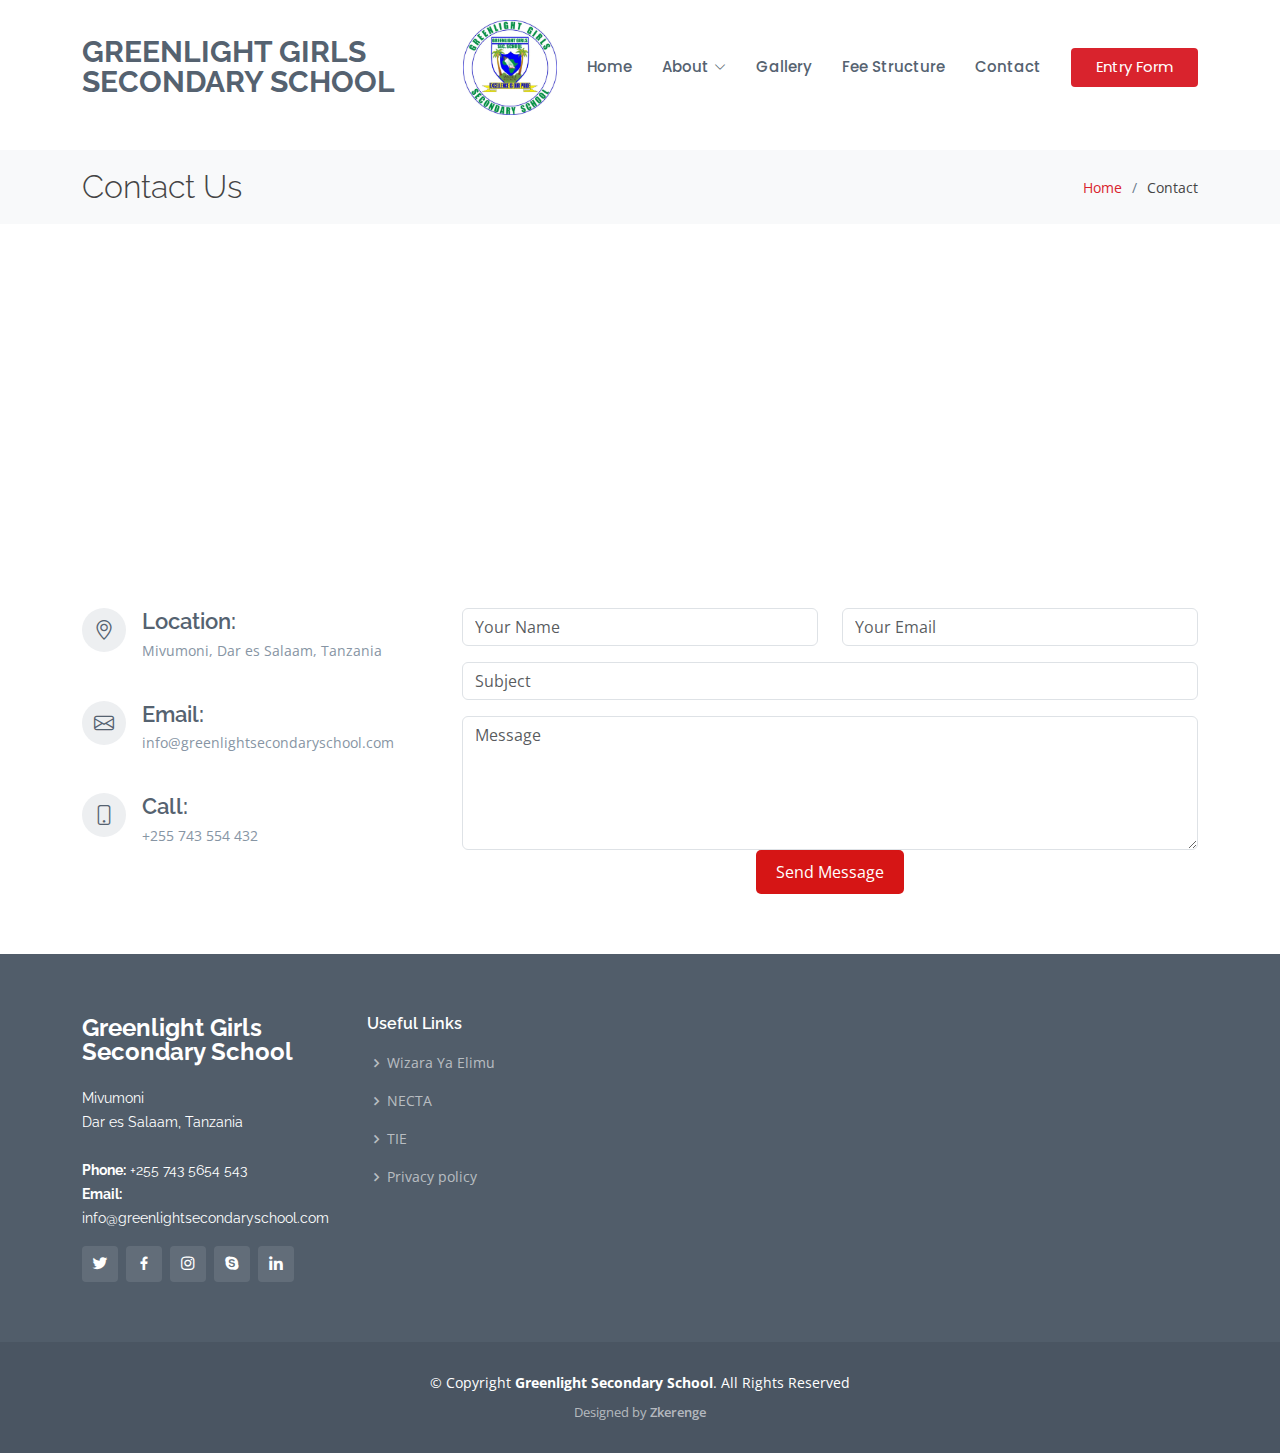
<file: contact.html>
<!DOCTYPE html>
<html lang="en">

<head>
  <meta charset="utf-8">
  <meta content="width=device-width, initial-scale=1.0" name="viewport">

  <title>Contact Us</title>
  <meta content="" name="description">
  <meta content="" name="keywords">

 <!-- Favicons -->
 <link href="assets/img/favicon.jpg" rel="icon">
 <link href="assets/img/apple-touch-icon.png" rel="apple-touch-icon">

  <!-- Google Fonts -->
  <link href="https://fonts.googleapis.com/css?family=Open+Sans:300,300i,400,400i,600,600i,700,700i|Raleway:300,300i,400,400i,500,500i,600,600i,700,700i|Poppins:300,300i,400,400i,500,500i,600,600i,700,700i" rel="stylesheet">

  <!-- Vendor CSS Files -->
  <link href="assets/vendor/animate.css/animate.min.css" rel="stylesheet">
  <link href="assets/vendor/bootstrap/css/bootstrap.min.css" rel="stylesheet">
  <link href="assets/vendor/bootstrap-icons/bootstrap-icons.css" rel="stylesheet">
  <link href="assets/vendor/boxicons/css/boxicons.min.css" rel="stylesheet">
  <link href="assets/vendor/glightbox/css/glightbox.min.css" rel="stylesheet">
  <link href="assets/vendor/remixicon/remixicon.css" rel="stylesheet">
  <link href="assets/vendor/swiper/swiper-bundle.min.css" rel="stylesheet">

  <!-- Template Main CSS File -->
  <link href="assets/css/style.css" rel="stylesheet">

  <!-- =======================================================
  * Template Name: Sailor
  * Updated: Sep 18 2023 with Bootstrap v5.3.2
  * Template URL: https://bootstrapmade.com/sailor-free-bootstrap-theme/
  * Author: BootstrapMade.com
  * License: https://bootstrapmade.com/license/
  ======================================================== -->
</head>

<body>

 <!-- ======= Header ======= -->
<header id="header" class="fixed-top d-flex align-items-center">
  <div class="container d-flex align-items-center">
    <h1 class="logo me-auto"><a href="index.html">Greenlight Girls Secondary School</a></h1>
    <!-- Uncomment below if you prefer to use an image logo -->
    <a href="index.html" class="logo me-auto">
      <img src="assets/img/logo.jpg" alt="" class="img-fluid" style="max-height: 150px; width: auto;">
    </a>
    <nav id="navbar" class="navbar">
      <ul>
        <li><a href="index.html" >Home</a></li>
        <li class="dropdown"><a href="#"><span>About</span> <i class="bi bi-chevron-down"></i></a>
          <ul>
            <li><a href="about.html">About</a></li>
            <li><a href="team.html">Team</a></li>
            <li><a href="testimonials.html">Testimonials</a></li>
          </ul>
        </li>
        <li><a href="portfolio.html">Gallery</a></li>
        <li><a href="pricing.html">Fee Structure</a></li>
        <li><a href="contact.html">Contact</a></li>
        <li><a href="entry-form.html" class="getstarted">Entry Form</a></li>
      </ul>
      <i class="bi bi-list mobile-nav-toggle"></i>
    </nav>
  </div>
</header><!-- End Header -->

<main id="main">
  <!-- ======= Breadcrumbs ======= -->
  <section id="breadcrumbs" class="breadcrumbs">
    <div class="container">
      <div class="d-flex justify-content-between align-items-center">
        <h2>Contact Us</h2>
        <ol>
          <li><a href="index.html">Home</a></li>
          <li>Contact</li>
        </ol>
      </div>
    </div>
  </section><!-- End Breadcrumbs -->

    <!-- ======= Contact Section ======= -->
    <section id="contact" class="contact">
      <div class="container">

        <div>
          <iframe style="border:0; width: 100%; height: 270px;" src="https://www.google.com/maps/place/Green+Light+Secondary+School/@-6.6997898,39.1366601,18.02z/data=!4m5!3m4!1s0x185c5a63dd9b5aab:0x1f8597585bc1c1bb!8m2!3d-6.6996207!4d39.1391151?entry=ttu" frameborder="0" allowfullscreen></iframe>
        </div>

        <div class="row mt-5">

          <div class="col-lg-4">
            <div class="info">
              <div class="address">
                <i class="bi bi-geo-alt"></i>
                <h4>Location:</h4>
                <p>Mivumoni, Dar es Salaam, Tanzania</p>
              </div>

              <div class="email">
                <i class="bi bi-envelope"></i>
                <h4>Email:</h4>
                <p>info@greenlightsecondaryschool.com</p>
              </div>

              <div class="phone">
                <i class="bi bi-phone"></i>
                <h4>Call:</h4>
                <p>+255 743 554 432</p>
              </div>

            </div>

          </div>

          <div class="col-lg-8 mt-5 mt-lg-0">

            <form name="contact"  action="/pages/success" method="POST" data-netlify="true">
              <div class="row">
                <div class="col-md-6 form-group">
                  <input type="text" name="name" class="form-control" id="name" placeholder="Your Name" required>
                </div>
                <div class="col-md-6 form-group mt-3 mt-md-0">
                  <input type="email" class="form-control" name="email" id="email" placeholder="Your Email" required>
                </div>
              </div>
              <div class="form-group mt-3">
                <input type="text" class="form-control" name="subject" id="subject" placeholder="Subject" required>
              </div>
              <div class="form-group mt-3">
                <textarea class="form-control" name="message" rows="5" placeholder="Message" required></textarea>
              </div>
              <div class="text-center">
                <button type="submit" class="submit-button">Send Message</button>
              </div>
              
            </form>

          </div>

        </div>

      </div>
    </section><!-- End Contact Section -->

  </main><!-- End #main -->

  <!-- ======= Footer ======= -->
  <footer id="footer">
    <div class="footer-top">
      <div class="container">
        <div class="row">

          <div class="col-lg-3 col-md-6">
            <div class="footer-info">
              <h3>Greenlight Girls Secondary School</h3>
              <p>
                Mivumoni <br>
                Dar es Salaam, Tanzania<br><br>
                <strong>Phone:</strong> +255 743 5654 543<br>
                <strong>Email:</strong> info@greenlightsecondaryschool.com<br>
              </p>
              <div class="social-links mt-3">
                <a href="#" class="twitter"><i class="bx bxl-twitter"></i></a>
                <a href="#" class="facebook"><i class="bx bxl-facebook"></i></a>
                <a href="#" class="instagram"><i class="bx bxl-instagram"></i></a>
                <a href="#" class="google-plus"><i class="bx bxl-skype"></i></a>
                <a href="#" class="linkedin"><i class="bx bxl-linkedin"></i></a>
              </div>
            </div>
          </div>

          <div class="col-lg-2 col-md-6 footer-links">
            <h4>Useful Links</h4>
            <ul>
              <li><i class="bx bx-chevron-right"></i> <a href="https://www.moe.go.tz/"target="_blank">Wizara Ya Elimu</a></li>
              <li><i class="bx bx-chevron-right"></i> <a href="https://www.necta.go.tz/"target="_blank">NECTA</a></li>
              <li><i class="bx bx-chevron-right"></i> <a href="https://www.tie.go.tz/"target="_blank">TIE</a></li>
              <!--<li><i class="bx bx-chevron-right"></i> <a href="#">Terms of service</a></li>-->
              <li><i class="bx bx-chevron-right"></i> <a href="#">Privacy policy</a></li>
            </ul>
          </div>

          <!--<div class="col-lg-3 col-md-6 footer-links">
            <h4>Our Services</h4>
            <ul>
              <li><i class="bx bx-chevron-right"></i> <a href="#">Web Design</a></li>
              <li><i class="bx bx-chevron-right"></i> <a href="#">Web Development</a></li>
              <li><i class="bx bx-chevron-right"></i> <a href="#">Product Management</a></li>
              <li><i class="bx bx-chevron-right"></i> <a href="#">Marketing</a></li>
              <li><i class="bx bx-chevron-right"></i> <a href="#">Graphic Design</a></li>
            </ul>
          </div>-->

          <!--<div class="col-lg-4 col-md-6 footer-newsletter">
            <h4>Our Newsletter</h4>
            <p>Tamen quem nulla quae legam multos aute sint culpa legam noster magna</p>
            <form action="" method="post">
              <input type="email" name="email"><input type="submit" value="Subscribe">
            </form>

          </div>-->

        </div>
      </div>
    </div>

    <div class="container">
      <div class="copyright">
        &copy; Copyright <strong><span>Greenlight Secondary School</span></strong>. All Rights Reserved
      </div>
      <div class="credits">
        <!-- All the links in the footer should remain intact. -->
        <!-- You can delete the links only if you purchased the pro version. -->
        <!-- Licensing information: https://bootstrapmade.com/license/ -->
        <!-- Purchase the pro version with working PHP/AJAX contact form: https://bootstrapmade.com/sailor-free-bootstrap-theme/ -->
        Designed by <a href="https://bootstrapmade.com/">Zkerenge</a>
      </div>
    </div>
  </footer><!-- End Footer -->

  <a href="#" class="back-to-top d-flex align-items-center justify-content-center"><i class="bi bi-arrow-up-short"></i></a>

  <!-- Vendor JS Files -->
  <script src="assets/vendor/bootstrap/js/bootstrap.bundle.min.js"></script>
  <script src="assets/vendor/glightbox/js/glightbox.min.js"></script>
  <script src="assets/vendor/isotope-layout/isotope.pkgd.min.js"></script>
  <script src="assets/vendor/swiper/swiper-bundle.min.js"></script>
  <script src="assets/vendor/waypoints/noframework.waypoints.js"></script>
  <script src="assets/vendor/php-email-form/validate.js"></script>

  <!-- Template Main JS File -->
  <script src="assets/js/main.js"></script>

</body>

</html>
</file>
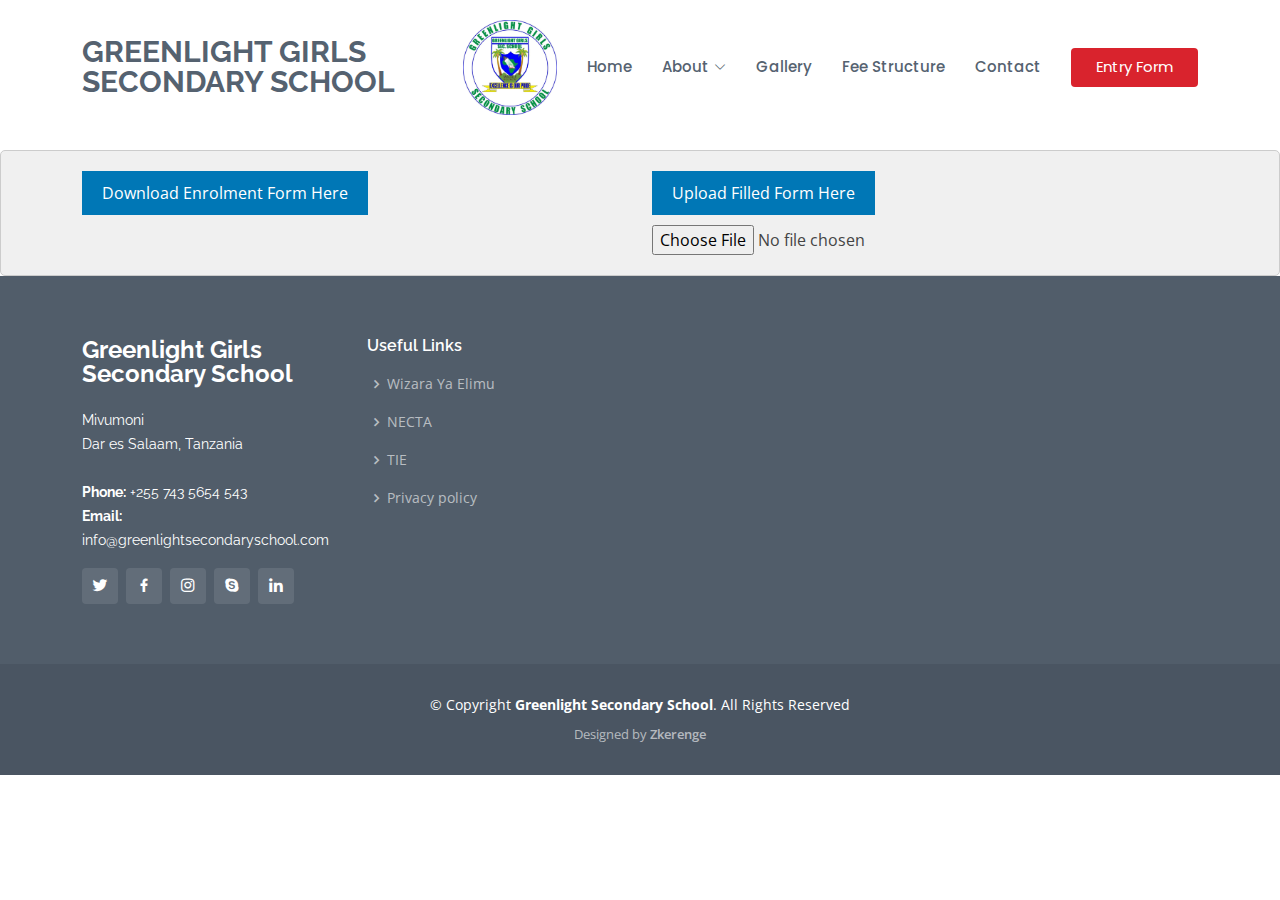
<file: entry-form.html>
<!DOCTYPE html>
<html lang="en">

<head>
  <meta charset="utf-8">
  <meta content="width=device-width, initial-scale=1.0" name="viewport">

  <title>Entry Form</title>
  <meta content="" name="description">
  <meta content="" name="keywords">

 <!-- Favicons -->
 <link href="assets/img/favicon.jpg" rel="icon">
 <link href="assets/img/apple-touch-icon.png" rel="apple-touch-icon">

  <!-- Google Fonts -->
  <link href="https://fonts.googleapis.com/css?family=Open+Sans:300,300i,400,400i,600,600i,700,700i|Raleway:300,300i,400,400i,500,500i,600,600i,700,700i|Poppins:300,300i,400,400i,500,500i,600,600i,700,700i" rel="stylesheet">

  <!-- Vendor CSS Files -->
  <link href="assets/vendor/animate.css/animate.min.css" rel="stylesheet">
  <link href="assets/vendor/bootstrap/css/bootstrap.min.css" rel="stylesheet">
  <link href="assets/vendor/bootstrap-icons/bootstrap-icons.css" rel="stylesheet">
  <link href="assets/vendor/boxicons/css/boxicons.min.css" rel="stylesheet">
  <link href="assets/vendor/glightbox/css/glightbox.min.css" rel="stylesheet">
  <link href="assets/vendor/remixicon/remixicon.css" rel="stylesheet">
  <link href="assets/vendor/swiper/swiper-bundle.min.css" rel="stylesheet">

  <!-- Template Main CSS File -->
  <link href="assets/css/style.css" rel="stylesheet">

  <!-- =======================================================
  * Template Name: Sailor
  * Updated: Sep 18 2023 with Bootstrap v5.3.2
  * Template URL: https://bootstrapmade.com/sailor-free-bootstrap-theme/
  * Author: BootstrapMade.com
  * License: https://bootstrapmade.com/license/
  ======================================================== -->
</head>

<body>

 <!-- ======= Header ======= -->
<header id="header" class="fixed-top d-flex align-items-center">
  <div class="container d-flex align-items-center">
    <h1 class="logo me-auto"><a href="index.html">Greenlight Girls Secondary School</a></h1>
    <!-- Uncomment below if you prefer to use an image logo -->
    <a href="index.html" class="logo me-auto">
      <img src="assets/img/logo.jpg" alt="" class="img-fluid" style="max-height: 150px; width: auto;">
    </a>
    <nav id="navbar" class="navbar">
      <ul>
        <li><a href="index.html" >Home</a></li>
        <li class="dropdown"><a href="#"><span>About</span> <i class="bi bi-chevron-down"></i></a>
          <ul>
            <li><a href="about.html">About</a></li>
            <li><a href="team.html">Team</a></li>
            <li><a href="testimonials.html">Testimonials</a></li>
          </ul>
        </li>
        <li><a href="portfolio.html">Gallery</a></li>
        <li><a href="pricing.html">Fee Structure</a></li>
        <li><a href="contact.html">Contact</a></li>
        <li><a href="entry-form.html" class="getstarted">Entry Form</a></li>
      </ul>
      <i class="bi bi-list mobile-nav-toggle"></i>
    </nav>
  </div>
</header><!-- End Header -->

<main id="main">
  <!-- ======= Breadcrumbs Section ======= -->
  <section id="breadcrumbs" class="breadcrumbs custom-style">
    <div class="container">
      <div class="row">
        <div class="col-md-6">
          <button class="download-button">
            <a href="forms/application-form.pdf" download>Download Enrolment Form Here</a>
          </button>
        </div>
        <div class="col-md-6">
          <form class="upload-form" data-netlify="true" enctype="multipart/form-data">
            <button class="upload-button">Upload Filled Form Here</button>
            <input type="file" name="file" accept=".pdf">
          </form>
        </div>
      </div>
    </div>
  </section>
  <!-- End Breadcrumbs Section -->
</main> <!-- End #main -->


  <!-- ======= Footer ======= -->
  <footer id="footer">
    <div class="footer-top">
      <div class="container">
        <div class="row">

          <div class="col-lg-3 col-md-6">
            <div class="footer-info">
              <h3>Greenlight Girls Secondary School</h3>
              <p>
                Mivumoni <br>
                Dar es Salaam, Tanzania<br><br>
                <strong>Phone:</strong> +255 743 5654 543<br>
                <strong>Email:</strong> info@greenlightsecondaryschool.com<br>
              </p>
              <div class="social-links mt-3">
                <a href="#" class="twitter"><i class="bx bxl-twitter"></i></a>
                <a href="#" class="facebook"><i class="bx bxl-facebook"></i></a>
                <a href="#" class="instagram"><i class="bx bxl-instagram"></i></a>
                <a href="#" class="google-plus"><i class="bx bxl-skype"></i></a>
                <a href="#" class="linkedin"><i class="bx bxl-linkedin"></i></a>
              </div>
            </div>
          </div>

          <div class="col-lg-2 col-md-6 footer-links">
            <h4>Useful Links</h4>
            <ul>
              <li><i class="bx bx-chevron-right"></i> <a href="https://www.moe.go.tz/"target="_blank">Wizara Ya Elimu</a></li>
              <li><i class="bx bx-chevron-right"></i> <a href="https://www.necta.go.tz/"target="_blank">NECTA</a></li>
              <li><i class="bx bx-chevron-right"></i> <a href="https://www.tie.go.tz/"target="_blank">TIE</a></li>
              <!--<li><i class="bx bx-chevron-right"></i> <a href="#">Terms of service</a></li>-->
              <li><i class="bx bx-chevron-right"></i> <a href="#">Privacy policy</a></li>
            </ul>
          </div>

          <!--<div class="col-lg-3 col-md-6 footer-links">
            <h4>Our Services</h4>
            <ul>
              <li><i class="bx bx-chevron-right"></i> <a href="#">Web Design</a></li>
              <li><i class="bx bx-chevron-right"></i> <a href="#">Web Development</a></li>
              <li><i class="bx bx-chevron-right"></i> <a href="#">Product Management</a></li>
              <li><i class="bx bx-chevron-right"></i> <a href="#">Marketing</a></li>
              <li><i class="bx bx-chevron-right"></i> <a href="#">Graphic Design</a></li>
            </ul>
          </div>-->

          <!--<div class="col-lg-4 col-md-6 footer-newsletter">
            <h4>Our Newsletter</h4>
            <p>Tamen quem nulla quae legam multos aute sint culpa legam noster magna</p>
            <form action="" method="post">
              <input type="email" name="email"><input type="submit" value="Subscribe">
            </form>

          </div>-->

        </div>
      </div>
    </div>

    <div class="container">
      <div class="copyright">
        &copy; Copyright <strong><span>Greenlight Secondary School</span></strong>. All Rights Reserved
      </div>
      <div class="credits">
        <!-- All the links in the footer should remain intact. -->
        <!-- You can delete the links only if you purchased the pro version. -->
        <!-- Licensing information: https://bootstrapmade.com/license/ -->
        <!-- Purchase the pro version with working PHP/AJAX contact form: https://bootstrapmade.com/sailor-free-bootstrap-theme/ -->
        Designed by <a href="https://bootstrapmade.com/">Zkerenge</a>
      </div>
    </div>
  </footer><!-- End Footer -->

  <a href="#" class="back-to-top d-flex align-items-center justify-content-center"><i class="bi bi-arrow-up-short"></i></a>

  <!-- Vendor JS Files -->
  <script src="assets/vendor/bootstrap/js/bootstrap.bundle.min.js"></script>
  <script src="assets/vendor/glightbox/js/glightbox.min.js"></script>
  <script src="assets/vendor/isotope-layout/isotope.pkgd.min.js"></script>
  <script src="assets/vendor/swiper/swiper-bundle.min.js"></script>
  <script src="assets/vendor/waypoints/noframework.waypoints.js"></script>
  <script src="assets/vendor/php-email-form/validate.js"></script>

  <!-- Template Main JS File -->
  <script src="assets/js/main.js"></script>

</body>

</html>
</file>
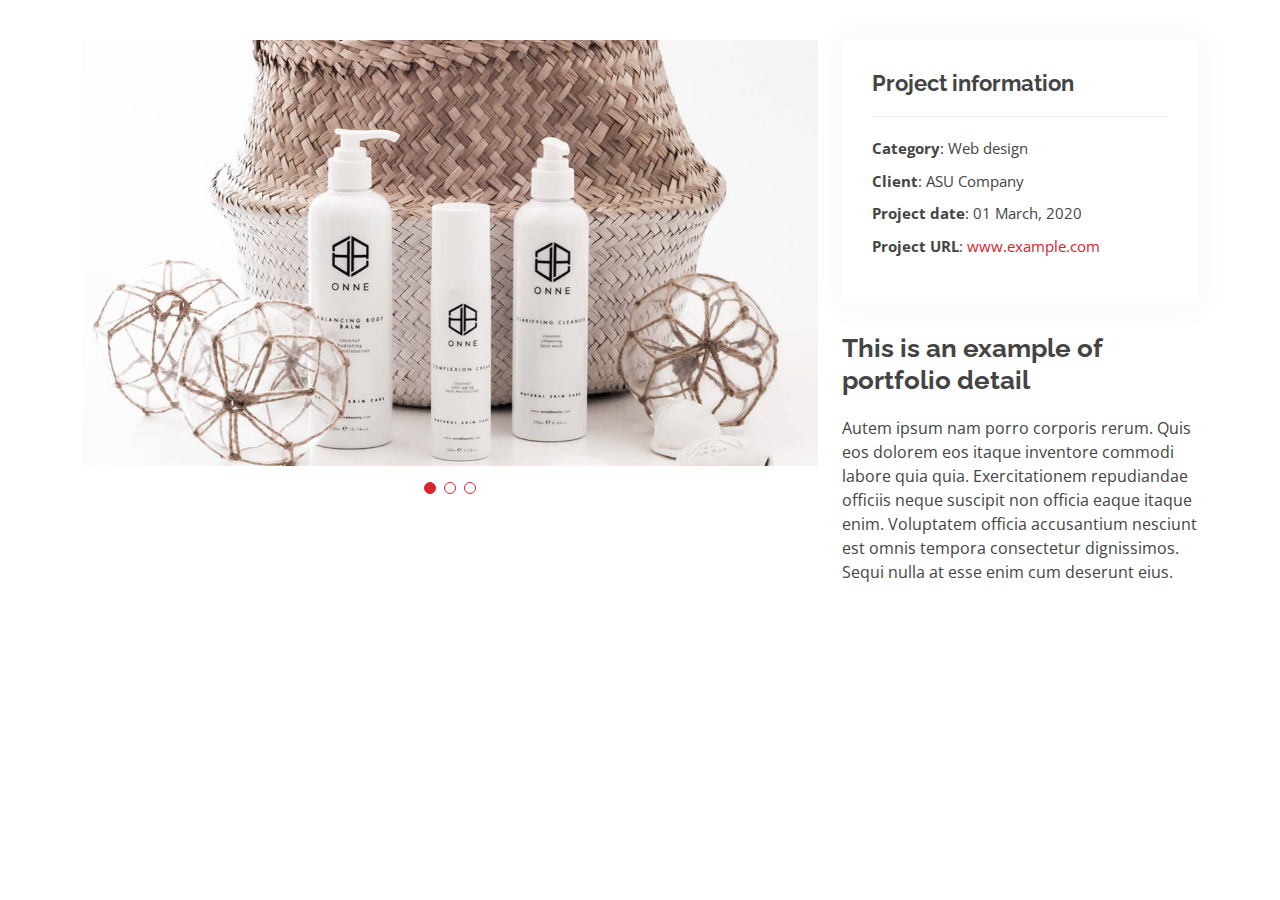
<file: portfolio-details.html>
<!DOCTYPE html>
<html lang="en">

<head>
  <meta charset="utf-8">
  <meta content="width=device-width, initial-scale=1.0" name="viewport">

  <title>Portfolio Details - Sailor Bootstrap Template</title>
  <meta content="" name="description">
  <meta content="" name="keywords">

  <!-- Favicons -->
  <link href="assets/img/favicon.png" rel="icon">
  <link href="assets/img/apple-touch-icon.png" rel="apple-touch-icon">

  <!-- Google Fonts -->
  <link href="https://fonts.googleapis.com/css?family=Open+Sans:300,300i,400,400i,600,600i,700,700i|Raleway:300,300i,400,400i,500,500i,600,600i,700,700i|Poppins:300,300i,400,400i,500,500i,600,600i,700,700i" rel="stylesheet">

  <!-- Vendor CSS Files -->
  <link href="assets/vendor/animate.css/animate.min.css" rel="stylesheet">
  <link href="assets/vendor/bootstrap/css/bootstrap.min.css" rel="stylesheet">
  <link href="assets/vendor/bootstrap-icons/bootstrap-icons.css" rel="stylesheet">
  <link href="assets/vendor/boxicons/css/boxicons.min.css" rel="stylesheet">
  <link href="assets/vendor/glightbox/css/glightbox.min.css" rel="stylesheet">
  <link href="assets/vendor/remixicon/remixicon.css" rel="stylesheet">
  <link href="assets/vendor/swiper/swiper-bundle.min.css" rel="stylesheet">

  <!-- Template Main CSS File -->
  <link href="assets/css/style.css" rel="stylesheet">

  <!-- =======================================================
  * Template Name: Sailor
  * Updated: Sep 18 2023 with Bootstrap v5.3.2
  * Template URL: https://bootstrapmade.com/sailor-free-bootstrap-theme/
  * Author: BootstrapMade.com
  * License: https://bootstrapmade.com/license/
  ======================================================== -->
</head>

<body>

  <main id="main">

    <!-- ======= Portfolio Details Section ======= -->
    <section id="portfolio-details" class="portfolio-details">
      <div class="container">

        <div class="row gy-4">

          <div class="col-lg-8">
            <div class="portfolio-details-slider swiper">
              <div class="swiper-wrapper align-items-center">

                <div class="swiper-slide">
                  <img src="assets/img/portfolio/portfolio-details-1.jpg" alt="">
                </div>

                <div class="swiper-slide">
                  <img src="assets/img/portfolio/portfolio-details-2.jpg" alt="">
                </div>

                <div class="swiper-slide">
                  <img src="assets/img/portfolio/portfolio-details-3.jpg" alt="">
                </div>

              </div>
              <div class="swiper-pagination"></div>
            </div>
          </div>

          <div class="col-lg-4">
            <div class="portfolio-info">
              <h3>Project information</h3>
              <ul>
                <li><strong>Category</strong>: Web design</li>
                <li><strong>Client</strong>: ASU Company</li>
                <li><strong>Project date</strong>: 01 March, 2020</li>
                <li><strong>Project URL</strong>: <a href="#">www.example.com</a></li>
              </ul>
            </div>
            <div class="portfolio-description">
              <h2>This is an example of portfolio detail</h2>
              <p>
                Autem ipsum nam porro corporis rerum. Quis eos dolorem eos itaque inventore commodi labore quia quia. Exercitationem repudiandae officiis neque suscipit non officia eaque itaque enim. Voluptatem officia accusantium nesciunt est omnis tempora consectetur dignissimos. Sequi nulla at esse enim cum deserunt eius.
              </p>
            </div>
          </div>

        </div>

      </div>
    </section><!-- End Portfolio Details Section -->

  </main><!-- End #main -->

  <a href="#" class="back-to-top d-flex align-items-center justify-content-center"><i class="bi bi-arrow-up-short"></i></a>

  <!-- Vendor JS Files -->
  <script src="assets/vendor/bootstrap/js/bootstrap.bundle.min.js"></script>
  <script src="assets/vendor/glightbox/js/glightbox.min.js"></script>
  <script src="assets/vendor/isotope-layout/isotope.pkgd.min.js"></script>
  <script src="assets/vendor/swiper/swiper-bundle.min.js"></script>
  <script src="assets/vendor/waypoints/noframework.waypoints.js"></script>
  <script src="assets/vendor/php-email-form/validate.js"></script>

  <!-- Template Main JS File -->
  <script src="assets/js/main.js"></script>

</body>

</html>
</file>
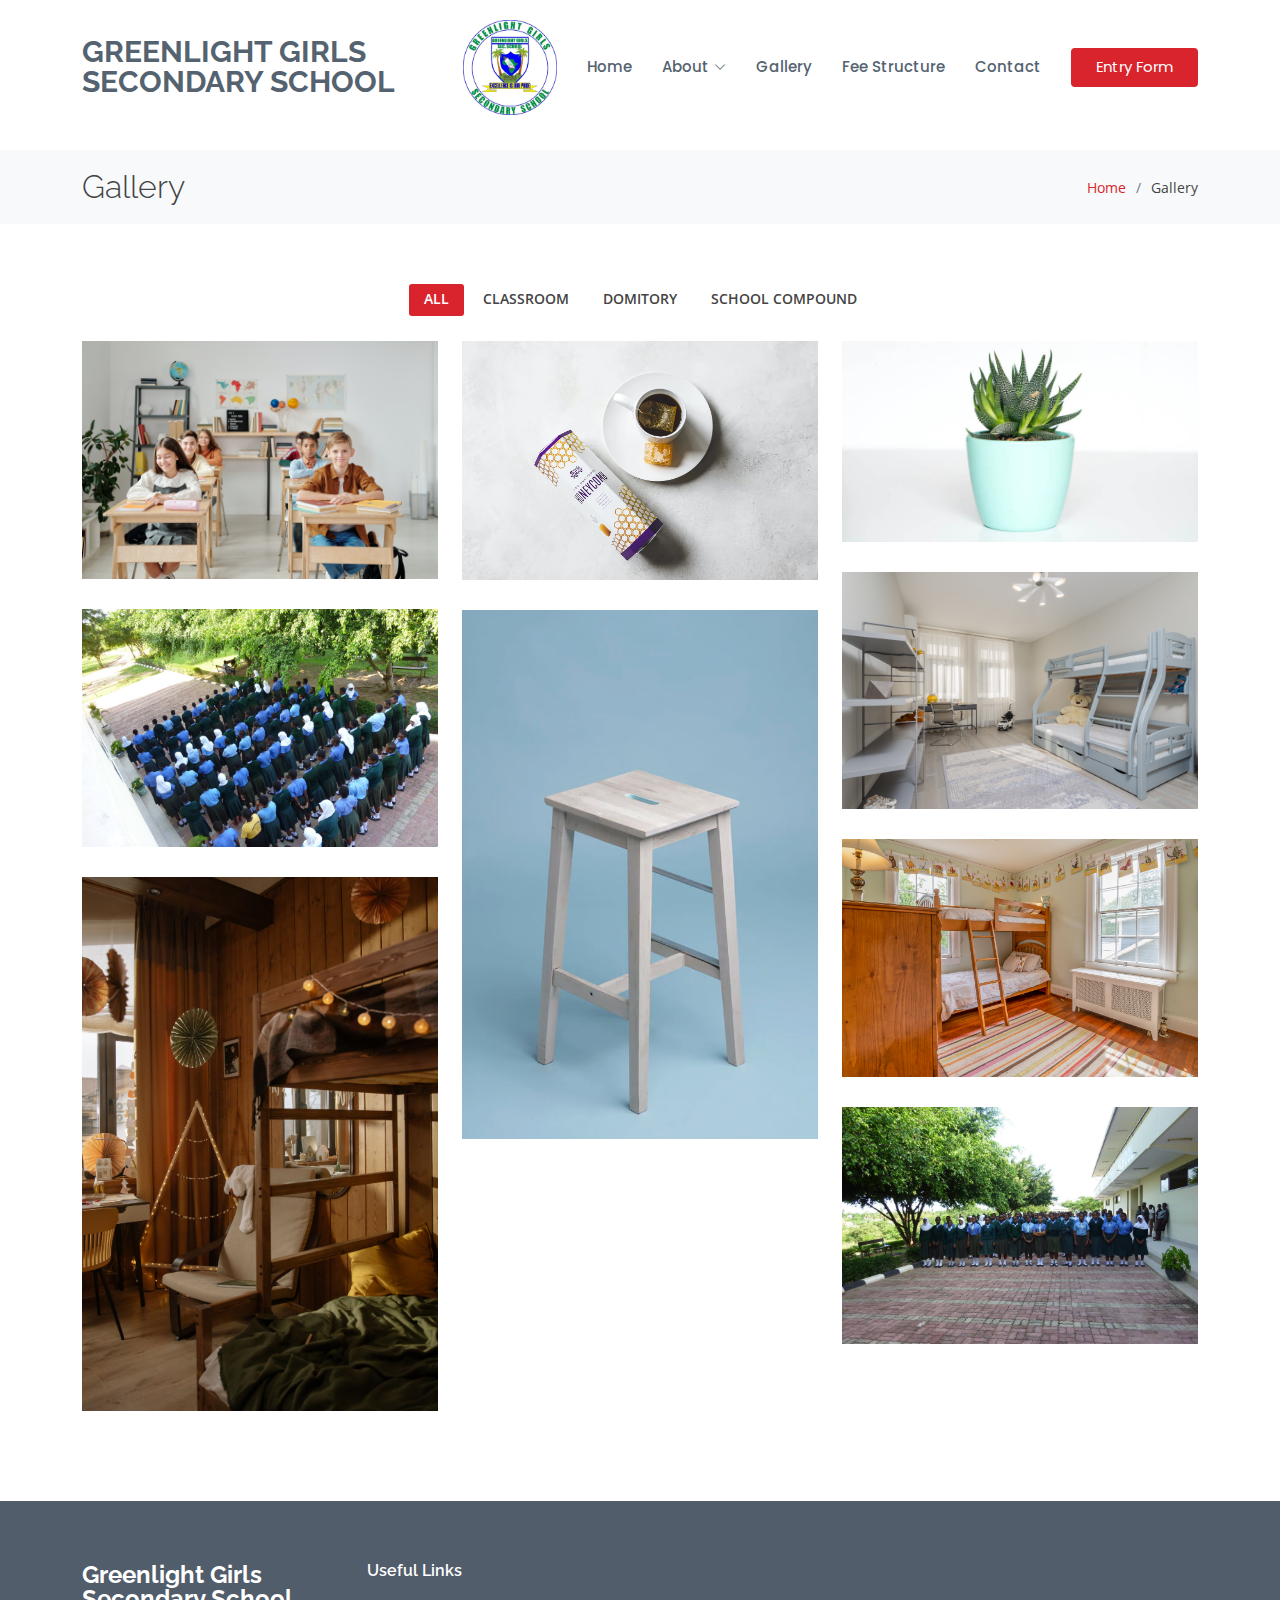
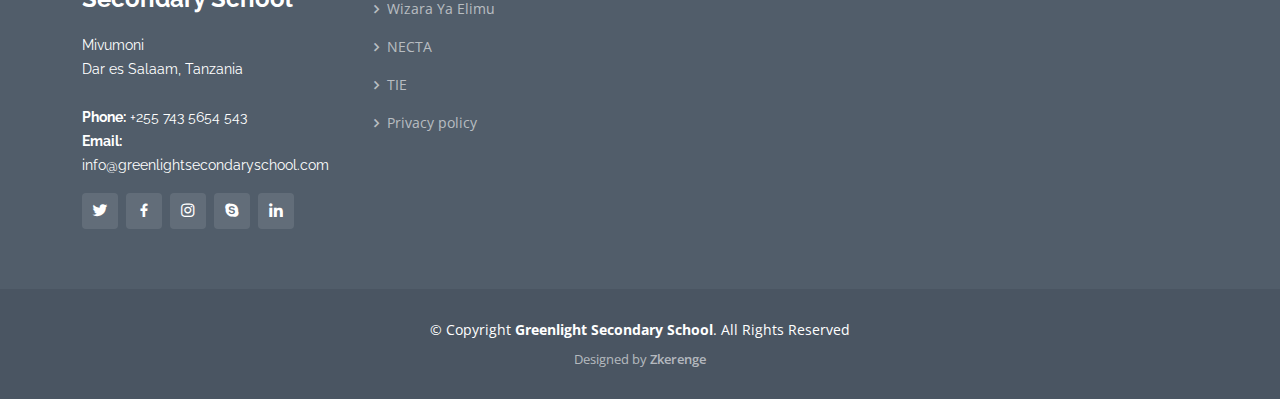
<file: portfolio.html>
<!DOCTYPE html>
<html lang="en">

<head>
  <meta charset="utf-8">
  <meta content="width=device-width, initial-scale=1.0" name="viewport">

  <title>Gallery</title>
  <meta content="" name="description">
  <meta content="" name="keywords">

  <!-- Favicons -->
  <link href="assets/img/favicon.jpg" rel="icon">
  <link href="assets/img/favicon.jpg" rel="apple-touch-icon">

  <!-- Google Fonts -->
  <link href="https://fonts.googleapis.com/css?family=Open+Sans:300,300i,400,400i,600,600i,700,700i|Raleway:300,300i,400,400i,500,500i,600,600i,700,700i|Poppins:300,300i,400,400i,500,500i,600,600i,700,700i" rel="stylesheet">

  <!-- Vendor CSS Files -->
  <link href="assets/vendor/animate.css/animate.min.css" rel="stylesheet">
  <link href="assets/vendor/bootstrap/css/bootstrap.min.css" rel="stylesheet">
  <link href="assets/vendor/bootstrap-icons/bootstrap-icons.css" rel="stylesheet">
  <link href="assets/vendor/boxicons/css/boxicons.min.css" rel="stylesheet">
  <link href="assets/vendor/glightbox/css/glightbox.min.css" rel="stylesheet">
  <link href="assets/vendor/remixicon/remixicon.css" rel="stylesheet">
  <link href="assets/vendor/swiper/swiper-bundle.min.css" rel="stylesheet">

  <!-- Template Main CSS File -->
  <link href="assets/css/style.css" rel="stylesheet">

  <!-- =======================================================
  * Template Name: Sailor
  * Updated: Sep 18 2023 with Bootstrap v5.3.2
  * Template URL: https://bootstrapmade.com/sailor-free-bootstrap-theme/
  * Author: BootstrapMade.com
  * License: https://bootstrapmade.com/license/
  ======================================================== -->
</head>
<body>

  <!-- ======= Header ======= -->
  <header id="header" class="fixed-top d-flex align-items-center">
    <div class="container d-flex align-items-center">

      <h1 class="logo me-auto"><a href="index.html">Greenlight Girls Secondary School</a></h1>
      <!-- Uncomment below if you prefer to use an image logo -->
      <a href="index.html" class="logo me-auto">
        <img src="assets/img/logo.jpg" alt="" class="img-fluid" style="max-height: 150px; width: auto;">
      </a>

      <nav id="navbar" class="navbar">
        <ul>
          <li><a href="index.html" >Home</a></li>

          <li class="dropdown"><a href="#"><span>About</span> <i class="bi bi-chevron-down"></i></a>
            <ul>
              <li><a href="about.html">About</a></li>
              <li><a href="team.html">Team</a></li>
              <li><a href="testimonials.html">Testimonials</a></li>

              <!--<li class="dropdown"><a href="#"><span>Deep Drop Down</span> <i class="bi bi-chevron-right"></i></a>
                <ul>
                  <li><a href="#">Deep Drop Down 1</a></li>
                  <li><a href="#">Deep Drop Down 2</a></li>
                  <li><a href="#">Deep Drop Down 3</a></li>
                  <li><a href="#">Deep Drop Down 4</a></li>
                  <li><a href="#">Deep Drop Down 5</a></li>
                </ul>
              </li>-->
            </ul>
          </li>
          <!--<li><a href="services.html">Services</a></li>-->
          <li><a href="portfolio.html">Gallery</a></li>
          <li><a href="pricing.html">Fee Structure</a></li>
          <!--<li><a href="blog.html">Blog</a></li>-->

          <li><a href="contact.html">Contact</a></li>
          <li><a href="entry-form.html" class="getstarted">Entry Form</a></li>
        </ul>
        <i class="bi bi-list mobile-nav-toggle"></i>
      </nav><!-- .navbar -->

    </div>
  </header><!-- End Header -->

  <main id="main">

    <!-- ======= Breadcrumbs ======= -->
    <section id="breadcrumbs" class="breadcrumbs">
      <div class="container">

        <div class="d-flex justify-content-between align-items-center">
          <h2>Gallery</h2>
          <ol>
            <li><a href="index.html">Home</a></li>
            <li>Gallery</li>
          </ol>
        </div>

      </div>
    </section><!-- End Breadcrumbs -->

    <!-- ======= Portfolio Section ======= -->
    <section id="portfolio" class="portfolio">
      <div class="container">

        <div class="row">
          <div class="col-lg-12 d-flex justify-content-center">
            <ul id="portfolio-flters">
              <li data-filter="*" class="filter-active">All</li>
              <li data-filter=".filter-app">Classroom</li>
              <li data-filter=".filter-card">Domitory</li>
              <li data-filter=".filter-web">School Compound</li>
            </ul>
          </div>
        </div>

        <div class="row portfolio-container">

          <div class="col-lg-4 col-md-6 portfolio-item filter-app">
            <div class="portfolio-wrap">
              <img src="assets/img/portfolio/portfolio-1.jpg" class="img-fluid" alt="">
              <div class="portfolio-info">
                <h4>Classroom</h4> 
                <p>our classroms has capacity of 45 students</p>
                <div class="portfolio-links">
                  <a href="assets/img/portfolio/portfolio-1.jpg" data-gallery="portfolioGallery" class="portfolio-lightbox" title="Classroom"><i class="bx bx-plus"></i></a>
                  <a href="portfolio-details.html" class="portfolio-details-lightbox" data-glightbox="type: external" title="Portfolio Details"><i class="bx bx-link"></i></a>
                </div>
              </div>
            </div>
          </div>

          <div class="col-lg-4 col-md-6 portfolio-item filter-web">
            <div class="portfolio-wrap">
              <img src="assets/img/portfolio/portfolio-2.jpg" class="img-fluid" alt="">
              <div class="portfolio-info">
                <h4>School compound</h4>
                <p>good atmosphere around our compound</p>
                <div class="portfolio-links">
                  <a href="assets/img/portfolio/portfolio-2.jpg" data-gallery="portfolioGallery" class="portfolio-lightbox" title="School Compound"><i class="bx bx-plus"></i></a>
                  <a href="portfolio-details.html" class="portfolio-details-lightbox" data-glightbox="type: external" title="Portfolio Details"><i class="bx bx-link"></i></a>
                </div>
              </div>
            </div>
          </div>

          <div class="col-lg-4 col-md-6 portfolio-item filter-app">
            <div class="portfolio-wrap">
              <img src="assets/img/portfolio/portfolio-3.jpg" class="img-fluid" alt="">
              <div class="portfolio-info">
                <h4>Classroom</h4>
                <p>beatiful classroom</p>
                <div class="portfolio-links">
                  <a href="assets/img/portfolio/portfolio-3.jpg" data-gallery="portfolioGallery" class="portfolio-lightbox" title="Classroom"><i class="bx bx-plus"></i></a>
                  <a href="portfolio-details.html" class="portfolio-details-lightbox" data-glightbox="type: external" title="Portfolio Details"><i class="bx bx-link"></i></a>
                </div>
              </div>
            </div>
          </div>

          <div class="col-lg-4 col-md-6 portfolio-item filter-card">
            <div class="portfolio-wrap">
              <img src="assets/img/portfolio/portfolio-4.jpg" class="img-fluid" alt="">
              <div class="portfolio-info">
                <h4>Domitory</h4>
                <p>our dom have two beds each</p>
                <div class="portfolio-links">
                  <a href="assets/img/portfolio/portfolio-4.jpg" data-gallery="portfolioGallery" class="portfolio-lightbox" title="Domitory"><i class="bx bx-plus"></i></a>
                  <a href="portfolio-details.html" class="portfolio-details-lightbox" data-glightbox="type: external" title="Portfolio Details"><i class="bx bx-link"></i></a>
                </div>
              </div>
            </div>
          </div>

          <div class="col-lg-4 col-md-6 portfolio-item filter-web">
            <div class="portfolio-wrap">
              <img src="assets/img/portfolio/portfolio-5.jpg" class="img-fluid" alt="">
              <div class="portfolio-info">
                <h4>School compound</h4>
                <p>beautifull compound</p>
                <div class="portfolio-links">
                  <a href="assets/img/portfolio/portfolio-5.jpg" data-gallery="portfolioGallery" class="portfolio-lightbox" title="School Compound"><i class="bx bx-plus"></i></a>
                  <a href="portfolio-details.html" class="portfolio-details-lightbox" data-glightbox="type: external" title="Portfolio Details"><i class="bx bx-link"></i></a>
                </div>
              </div>
            </div>
          </div>

          <div class="col-lg-4 col-md-6 portfolio-item filter-app">
            <div class="portfolio-wrap">
              <img src="assets/img/portfolio/portfolio-6.jpg" class="img-fluid" alt="">
              <div class="portfolio-info">
                <h4>classroom</h4>
                <p>well organized class</p>
                <div class="portfolio-links">
                  <a href="assets/img/portfolio/portfolio-6.jpg" data-gallery="portfolioGallery" class="portfolio-lightbox" title="Classroom"><i class="bx bx-plus"></i></a>
                  <a href="portfolio-details.html" class="portfolio-details-lightbox" data-glightbox="type: external" title="Portfolio Details"><i class="bx bx-link"></i></a>
                </div>
              </div>
            </div>
          </div>

          <div class="col-lg-4 col-md-6 portfolio-item filter-card">
            <div class="portfolio-wrap">
              <img src="assets/img/portfolio/portfolio-7.jpg" class="img-fluid" alt="">
              <div class="portfolio-info">
                <h4>Domitory</h4>
                <p>Top quality hygenic room</p>
                <div class="portfolio-links">
                  <a href="assets/img/portfolio/portfolio-7.jpg" data-gallery="portfolioGallery" class="portfolio-lightbox" title="Domitory"><i class="bx bx-plus"></i></a>
                  <a href="portfolio-details.html" class="portfolio-details-lightbox" data-glightbox="type: external" title="Portfolio Details"><i class="bx bx-link"></i></a>
                </div>
              </div>
            </div>
          </div>

          <div class="col-lg-4 col-md-6 portfolio-item filter-card">
            <div class="portfolio-wrap">
              <img src="assets/img/portfolio/portfolio-8.jpg" class="img-fluid" alt="">
              <div class="portfolio-info">
                <h4>Domitory</h4>
                <p>Healthly Dom</p>
                <div class="portfolio-links">
                  <a href="assets/img/portfolio/portfolio-8.jpg" data-gallery="portfolioGallery" class="portfolio-lightbox" title="Domitory"><i class="bx bx-plus"></i></a>
                  <a href="portfolio-details.html" class="portfolio-details-lightbox" data-glightbox="type: external" title="Portfolio Details"><i class="bx bx-link"></i></a>
                </div>
              </div>
            </div>
          </div>

          <div class="col-lg-4 col-md-6 portfolio-item filter-web">
            <div class="portfolio-wrap">
              <img src="assets/img/portfolio/portfolio-9.jpg" class="img-fluid" alt="">
              <div class="portfolio-info">
                <h4>Schoolcompound</h4>
                <p>Nice environment</p>
                <div class="portfolio-links">
                  <a href="assets/img/portfolio/portfolio-9.jpg" data-gallery="portfolioGallery" class="portfolio-lightbox" title="School compound"><i class="bx bx-plus"></i></a>
                  <a href="portfolio-details.html" class="portfolio-details-lightbox" data-glightbox="type: external" title="Portfolio Details"><i class="bx bx-link"></i></a>
                </div>
              </div>
            </div>
          </div>

        </div>

      </div>
    </section><!-- End Portfolio Section -->
  </main><!-- End #main -->

 <!-- ======= Footer ======= -->
 <footer id="footer">
  <div class="footer-top">
    <div class="container">
      <div class="row">

        <div class="col-lg-3 col-md-6">
          <div class="footer-info">
            <h3>Greenlight Girls Secondary School</h3>
            <p>
              Mivumoni <br>
              Dar es Salaam, Tanzania<br><br>
              <strong>Phone:</strong> +255 743 5654 543<br>
              <strong>Email:</strong> info@greenlightsecondaryschool.com<br>
            </p>
            <div class="social-links mt-3">
              <a href="#" class="twitter"><i class="bx bxl-twitter"></i></a>
              <a href="#" class="facebook"><i class="bx bxl-facebook"></i></a>
              <a href="#" class="instagram"><i class="bx bxl-instagram"></i></a>
              <a href="#" class="google-plus"><i class="bx bxl-skype"></i></a>
              <a href="#" class="linkedin"><i class="bx bxl-linkedin"></i></a>
            </div>
          </div>
        </div>

        <div class="col-lg-2 col-md-6 footer-links">
          <h4>Useful Links</h4>
          <ul>
            <li><i class="bx bx-chevron-right"></i> <a href="https://www.moe.go.tz/"target="_blank">Wizara Ya Elimu</a></li>
            <li><i class="bx bx-chevron-right"></i> <a href="https://www.necta.go.tz/"target="_blank">NECTA</a></li>
            <li><i class="bx bx-chevron-right"></i> <a href="https://www.tie.go.tz/"target="_blank">TIE</a></li>
            <!--<li><i class="bx bx-chevron-right"></i> <a href="#">Terms of service</a></li>-->
            <li><i class="bx bx-chevron-right"></i> <a href="#">Privacy policy</a></li>
          </ul>
        </div>

        <!--<div class="col-lg-3 col-md-6 footer-links">
          <h4>Our Services</h4>
          <ul>
            <li><i class="bx bx-chevron-right"></i> <a href="#">Web Design</a></li>
            <li><i class="bx bx-chevron-right"></i> <a href="#">Web Development</a></li>
            <li><i class="bx bx-chevron-right"></i> <a href="#">Product Management</a></li>
            <li><i class="bx bx-chevron-right"></i> <a href="#">Marketing</a></li>
            <li><i class="bx bx-chevron-right"></i> <a href="#">Graphic Design</a></li>
          </ul>
        </div>-->

        <!--<div class="col-lg-4 col-md-6 footer-newsletter">
          <h4>Our Newsletter</h4>
          <p>Tamen quem nulla quae legam multos aute sint culpa legam noster magna</p>
          <form action="" method="post">
            <input type="email" name="email"><input type="submit" value="Subscribe">
          </form>

        </div>-->

      </div>
    </div>
  </div>

  <div class="container">
    <div class="copyright">
      &copy; Copyright <strong><span>Greenlight Secondary School</span></strong>. All Rights Reserved
    </div>
    <div class="credits">
      <!-- All the links in the footer should remain intact. -->
      <!-- You can delete the links only if you purchased the pro version. -->
      <!-- Licensing information: https://bootstrapmade.com/license/ -->
      <!-- Purchase the pro version with working PHP/AJAX contact form: https://bootstrapmade.com/sailor-free-bootstrap-theme/ -->
      Designed by <a href="https://bootstrapmade.com/">Zkerenge</a>
    </div>
  </div>
</footer><!-- End Footer -->


  <a href="#" class="back-to-top d-flex align-items-center justify-content-center"><i class="bi bi-arrow-up-short"></i></a>

  <!-- Vendor JS Files -->
  <script src="assets/vendor/bootstrap/js/bootstrap.bundle.min.js"></script>
  <script src="assets/vendor/glightbox/js/glightbox.min.js"></script>
  <script src="assets/vendor/isotope-layout/isotope.pkgd.min.js"></script>
  <script src="assets/vendor/swiper/swiper-bundle.min.js"></script>
  <script src="assets/vendor/waypoints/noframework.waypoints.js"></script>
  <script src="assets/vendor/php-email-form/validate.js"></script>

  <!-- Template Main JS File -->
  <script src="assets/js/main.js"></script>

</body>

</html>
</file>
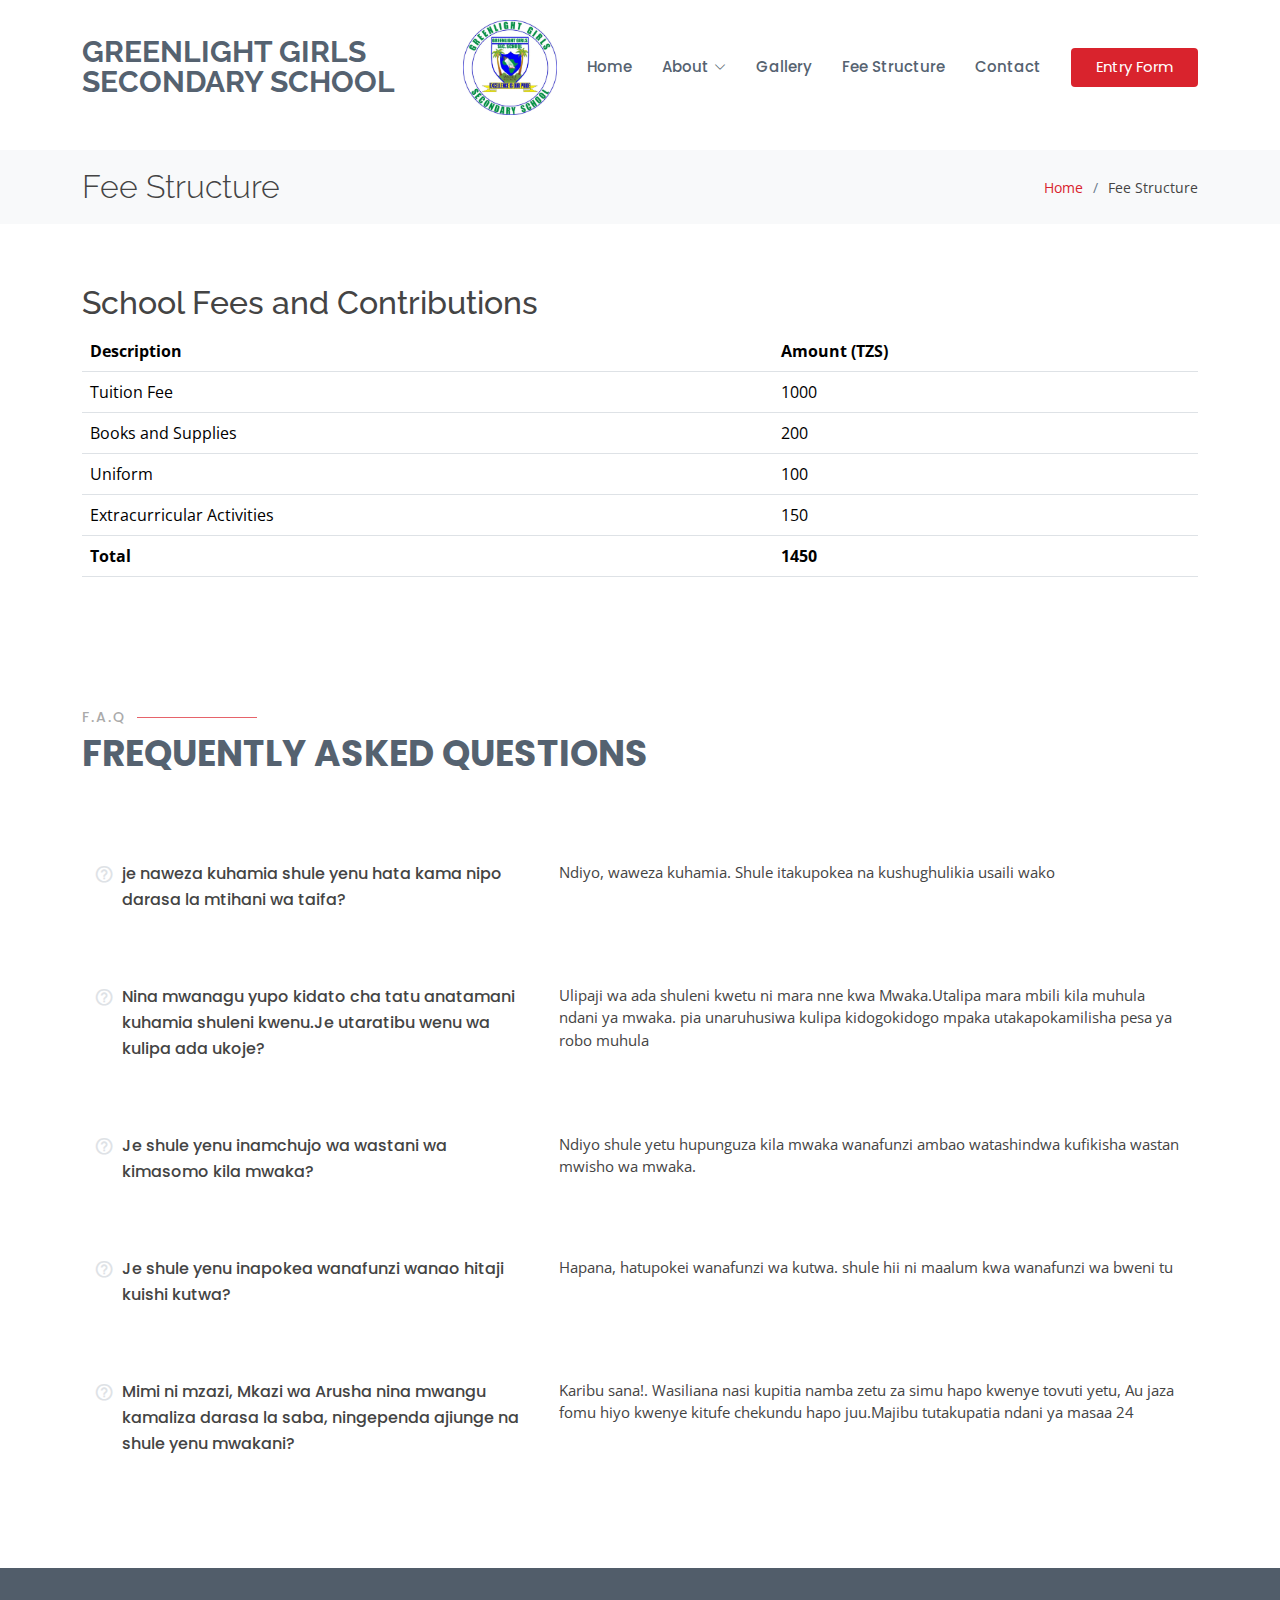
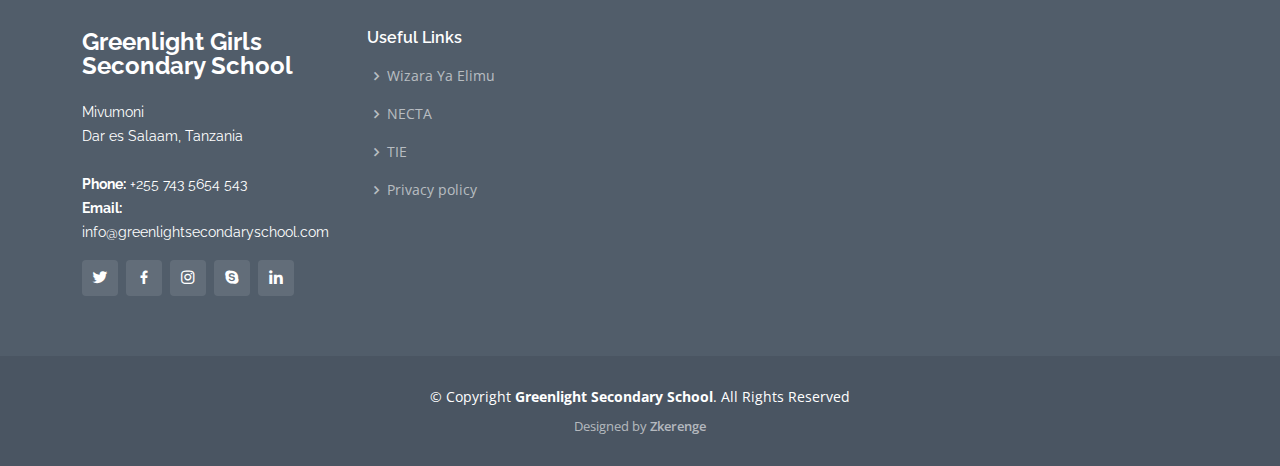
<file: pricing.html>
<!DOCTYPE html>
<html lang="en">

<head>
  <meta charset="utf-8">
  <meta content="width=device-width, initial-scale=1.0" name="viewport">

  <title>Fee Structure</title>
  <meta content="" name="description">
  <meta content="" name="keywords">

 <!-- Favicons -->
 <link href="assets/img/favicon.jpg" rel="icon">
 <link href="assets/img/apple-touch-icon.png" rel="apple-touch-icon">

  <!-- Google Fonts -->
  <link href="https://fonts.googleapis.com/css?family=Open+Sans:300,300i,400,400i,600,600i,700,700i|Raleway:300,300i,400,400i,500,500i,600,600i,700,700i|Poppins:300,300i,400,400i,500,500i,600,600i,700,700i" rel="stylesheet">

  <!-- Vendor CSS Files -->
  <link href="assets/vendor/animate.css/animate.min.css" rel="stylesheet">
  <link href="assets/vendor/bootstrap/css/bootstrap.min.css" rel="stylesheet">
  <link href="assets/vendor/bootstrap-icons/bootstrap-icons.css" rel="stylesheet">
  <link href="assets/vendor/boxicons/css/boxicons.min.css" rel="stylesheet">
  <link href="assets/vendor/glightbox/css/glightbox.min.css" rel="stylesheet">
  <link href="assets/vendor/remixicon/remixicon.css" rel="stylesheet">
  <link href="assets/vendor/swiper/swiper-bundle.min.css" rel="stylesheet">

  <!-- Template Main CSS File -->
  <link href="assets/css/style.css" rel="stylesheet">

  <!-- =======================================================
  * Template Name: Sailor
  * Updated: Sep 18 2023 with Bootstrap v5.3.2
  * Template URL: https://bootstrapmade.com/sailor-free-bootstrap-theme/
  * Author: BootstrapMade.com
  * License: https://bootstrapmade.com/license/
  ======================================================== -->
</head>

<body>

   <!-- ======= Header ======= -->
   <header id="header" class="fixed-top d-flex align-items-center">
    <div class="container d-flex align-items-center">

      <h1 class="logo me-auto"><a href="index.html">Greenlight Girls Secondary School</a></h1>
      <!-- Uncomment below if you prefer to use an image logo -->
      <a href="index.html" class="logo me-auto">
        <img src="assets/img/logo.jpg" alt="" class="img-fluid" style="max-height: 150px; width: auto;">
      </a>

      <nav id="navbar" class="navbar">
        <ul>
          <li><a href="index.html" >Home</a></li>

          <li class="dropdown"><a href="#"><span>About</span> <i class="bi bi-chevron-down"></i></a>
            <ul>
              <li><a href="about.html">About</a></li>
              <li><a href="team.html">Team</a></li>
              <li><a href="testimonials.html">Testimonials</a></li>

              <!--<li class="dropdown"><a href="#"><span>Deep Drop Down</span> <i class="bi bi-chevron-right"></i></a>
                <ul>
                  <li><a href="#">Deep Drop Down 1</a></li>
                  <li><a href="#">Deep Drop Down 2</a></li>
                  <li><a href="#">Deep Drop Down 3</a></li>
                  <li><a href="#">Deep Drop Down 4</a></li>
                  <li><a href="#">Deep Drop Down 5</a></li>
                </ul>
              </li>-->
            </ul>
          </li>
          <!--<li><a href="services.html">Services</a></li>-->
          <li><a href="portfolio.html">Gallery</a></li>
          <li><a href="pricing.html">Fee Structure</a></li>
          <!--<li><a href="blog.html">Blog</a></li>-->

          <li><a href="contact.html">Contact</a></li>
          <li><a href="entry-form.html" class="getstarted">Entry Form</a></li>
        </ul>
        <i class="bi bi-list mobile-nav-toggle"></i>
      </nav><!-- .navbar -->

    </div>
  </header><!-- End Header -->
  <main id="main">

    <!-- ======= Breadcrumbs ======= -->
    <section id="breadcrumbs" class="breadcrumbs">
      <div class="container">

        <div class="d-flex justify-content-between align-items-center">
          <h2>Fee Structure</h2>
          <ol>
            <li><a href="index.html">Home</a></li>
            <li>Fee Structure</li>
          </ol>
        </div>

      </div>
    </section><!-- End Breadcrumbs -->

  <!-- ======= School Fees Section ======= -->
<section id="school-fees" class="school-fees">
  <div class="container">

    <h2>School Fees and Contributions</h2>

    <table class="table">
      <thead>
        <tr>
          <th>Description</th>
          <th>Amount (TZS)</th>
        </tr>
      </thead>
      <tbody>
        <tr>
          <td>Tuition Fee</td>
          <td>1000</td>
        </tr>
        <tr>
          <td>Books and Supplies</td>
          <td>200</td>
        </tr>
        <tr>
          <td>Uniform</td>
          <td>100</td>
        </tr>
        <tr>
          <td>Extracurricular Activities</td>
          <td>150</td>
        </tr>
        <tr>
          <td>Total</td>
          <td>1450</td>
        </tr>
        <!-- Add more rows as needed -->
      </tbody>
    </table>

  </div>
</section>
<!-- End School Fees Section -->

    <!-- ======= Frequently Asked Questions Section ======= -->
    <section id="faq" class="faq">
      <div class="container">

        <div class="section-title">
          <h2>F.A.Q</h2>
          <p>Frequently Asked Questions</p>
        </div>

        <div class="row faq-item d-flex align-items-stretch">
          <div class="col-lg-5">
            <i class="bx bx-help-circle"></i>
            <h4>je naweza kuhamia shule yenu hata kama nipo darasa la mtihani wa taifa?</h4>
          </div>
          <div class="col-lg-7">
            <p>
              Ndiyo, waweza kuhamia. Shule itakupokea na kushughulikia usaili wako
            </p>
          </div>
        </div><!-- End F.A.Q Item-->

        <div class="row faq-item d-flex align-items-stretch">
          <div class="col-lg-5">
            <i class="bx bx-help-circle"></i>
            <h4>Nina mwanagu yupo kidato cha tatu anatamani kuhamia shuleni kwenu.Je utaratibu wenu wa kulipa ada ukoje?</h4>
          </div>
          <div class="col-lg-7">
            <p>
              Ulipaji wa ada shuleni kwetu ni mara nne kwa Mwaka.Utalipa mara mbili kila muhula ndani ya mwaka. 
              pia unaruhusiwa kulipa kidogokidogo mpaka utakapokamilisha pesa ya robo muhula
            </p>
          </div>
        </div><!-- End F.A.Q Item-->

        <div class="row faq-item d-flex align-items-stretch">
          <div class="col-lg-5">
            <i class="bx bx-help-circle"></i>
            <h4>Je shule yenu inamchujo wa wastani wa kimasomo kila mwaka?</h4>
          </div>
          <div class="col-lg-7">
            <p>
              Ndiyo shule yetu hupunguza kila mwaka wanafunzi ambao watashindwa kufikisha wastan mwisho wa mwaka.
            </p>
          </div>
        </div><!-- End F.A.Q Item-->

        <div class="row faq-item d-flex align-items-stretch">
          <div class="col-lg-5">
            <i class="bx bx-help-circle"></i>
            <h4>Je shule yenu inapokea wanafunzi wanao hitaji kuishi kutwa?</h4>
          </div>
          <div class="col-lg-7">
            <p>
              Hapana, hatupokei wanafunzi wa kutwa. shule hii ni maalum kwa wanafunzi wa bweni tu
            </p>
          </div>
        </div><!-- End F.A.Q Item-->

        <div class="row faq-item d-flex align-items-stretch">
          <div class="col-lg-5">
            <i class="bx bx-help-circle"></i>
            <h4>Mimi ni mzazi, Mkazi wa Arusha nina mwangu kamaliza darasa la saba, 
              ningependa ajiunge na shule yenu mwakani?</h4>
          </div>
          <div class="col-lg-7">
            <p>
              Karibu sana!. Wasiliana nasi kupitia namba zetu za simu hapo kwenye tovuti yetu, 
              Au jaza fomu hiyo kwenye kitufe chekundu hapo juu.Majibu tutakupatia ndani ya masaa 24
            </p>
          </div>
        </div><!-- End F.A.Q Item-->

      </div>
    </section><!-- End Frequently Asked Questions Section -->

  </main><!-- End #main -->

 <!-- ======= Footer ======= -->
 <footer id="footer">
  <div class="footer-top">
    <div class="container">
      <div class="row">

        <div class="col-lg-3 col-md-6">
          <div class="footer-info">
            <h3>Greenlight Girls Secondary School</h3>
            <p>
              Mivumoni <br>
              Dar es Salaam, Tanzania<br><br>
              <strong>Phone:</strong> +255 743 5654 543<br>
              <strong>Email:</strong> info@greenlightsecondaryschool.com<br>
            </p>
            <div class="social-links mt-3">
              <a href="#" class="twitter"><i class="bx bxl-twitter"></i></a>
              <a href="#" class="facebook"><i class="bx bxl-facebook"></i></a>
              <a href="#" class="instagram"><i class="bx bxl-instagram"></i></a>
              <a href="#" class="google-plus"><i class="bx bxl-skype"></i></a>
              <a href="#" class="linkedin"><i class="bx bxl-linkedin"></i></a>
            </div>
          </div>
        </div>

        <div class="col-lg-2 col-md-6 footer-links">
          <h4>Useful Links</h4>
          <ul>
            <li><i class="bx bx-chevron-right"></i> <a href="https://www.moe.go.tz/"target="_blank">Wizara Ya Elimu</a></li>
            <li><i class="bx bx-chevron-right"></i> <a href="https://www.necta.go.tz/"target="_blank">NECTA</a></li>
            <li><i class="bx bx-chevron-right"></i> <a href="https://www.tie.go.tz/"target="_blank">TIE</a></li>
            <!--<li><i class="bx bx-chevron-right"></i> <a href="#">Terms of service</a></li>-->
            <li><i class="bx bx-chevron-right"></i> <a href="#">Privacy policy</a></li>
          </ul>
        </div>

        <!--<div class="col-lg-3 col-md-6 footer-links">
          <h4>Our Services</h4>
          <ul>
            <li><i class="bx bx-chevron-right"></i> <a href="#">Web Design</a></li>
            <li><i class="bx bx-chevron-right"></i> <a href="#">Web Development</a></li>
            <li><i class="bx bx-chevron-right"></i> <a href="#">Product Management</a></li>
            <li><i class="bx bx-chevron-right"></i> <a href="#">Marketing</a></li>
            <li><i class="bx bx-chevron-right"></i> <a href="#">Graphic Design</a></li>
          </ul>
        </div>-->

        <!--<div class="col-lg-4 col-md-6 footer-newsletter">
          <h4>Our Newsletter</h4>
          <p>Tamen quem nulla quae legam multos aute sint culpa legam noster magna</p>
          <form action="" method="post">
            <input type="email" name="email"><input type="submit" value="Subscribe">
          </form>

        </div>-->

      </div>
    </div>
  </div>

  <div class="container">
    <div class="copyright">
      &copy; Copyright <strong><span>Greenlight Secondary School</span></strong>. All Rights Reserved
    </div>
    <div class="credits">
      <!-- All the links in the footer should remain intact. -->
      <!-- You can delete the links only if you purchased the pro version. -->
      <!-- Licensing information: https://bootstrapmade.com/license/ -->
      <!-- Purchase the pro version with working PHP/AJAX contact form: https://bootstrapmade.com/sailor-free-bootstrap-theme/ -->
      Designed by <a href="https://bootstrapmade.com/">Zkerenge</a>
    </div>
  </div>
</footer><!-- End Footer -->



  <a href="#" class="back-to-top d-flex align-items-center justify-content-center"><i class="bi bi-arrow-up-short"></i></a>

  <!-- Vendor JS Files -->
  <script src="assets/vendor/bootstrap/js/bootstrap.bundle.min.js"></script>
  <script src="assets/vendor/glightbox/js/glightbox.min.js"></script>
  <script src="assets/vendor/isotope-layout/isotope.pkgd.min.js"></script>
  <script src="assets/vendor/swiper/swiper-bundle.min.js"></script>
  <script src="assets/vendor/waypoints/noframework.waypoints.js"></script>
  <script src="assets/vendor/php-email-form/validate.js"></script>

  <!-- Template Main JS File -->
  <script src="assets/js/main.js"></script>

</body>

</html>
</file>
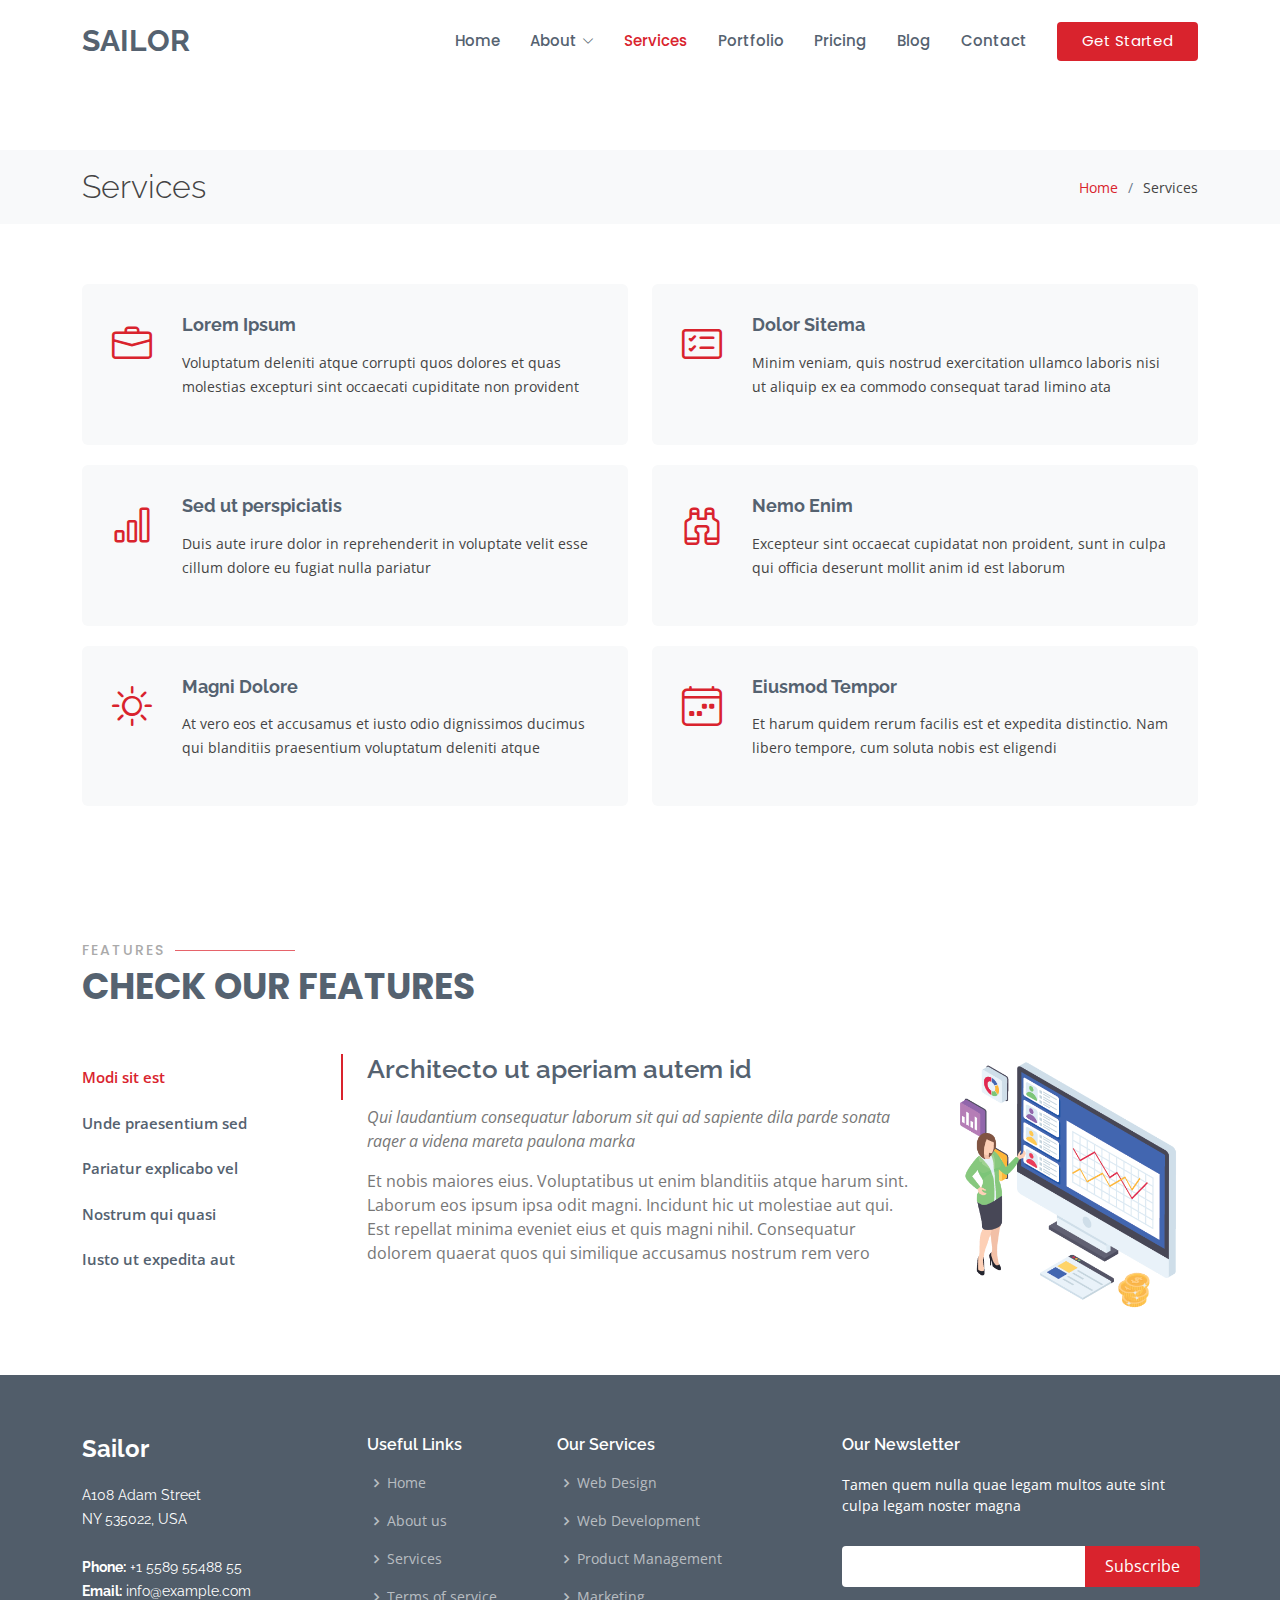
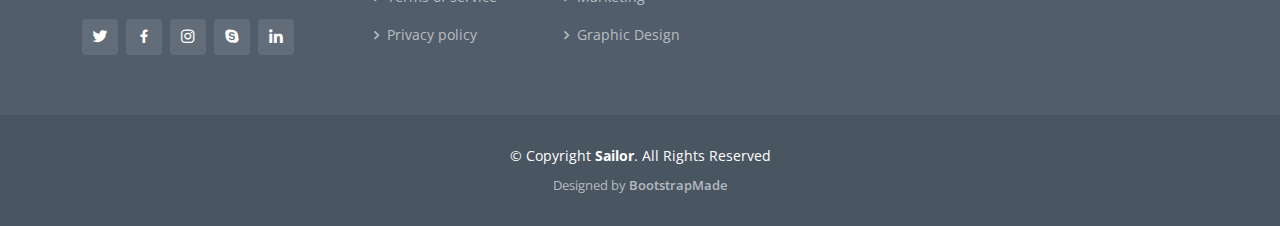
<file: services.html>
<!DOCTYPE html>
<html lang="en">

<head>
  <meta charset="utf-8">
  <meta content="width=device-width, initial-scale=1.0" name="viewport">

  <title>Services - Sailor Bootstrap Template</title>
  <meta content="" name="description">
  <meta content="" name="keywords">

  <!-- Favicons -->
  <link href="assets/img/favicon.png" rel="icon">
  <link href="assets/img/apple-touch-icon.png" rel="apple-touch-icon">

  <!-- Google Fonts -->
  <link href="https://fonts.googleapis.com/css?family=Open+Sans:300,300i,400,400i,600,600i,700,700i|Raleway:300,300i,400,400i,500,500i,600,600i,700,700i|Poppins:300,300i,400,400i,500,500i,600,600i,700,700i" rel="stylesheet">

  <!-- Vendor CSS Files -->
  <link href="assets/vendor/animate.css/animate.min.css" rel="stylesheet">
  <link href="assets/vendor/bootstrap/css/bootstrap.min.css" rel="stylesheet">
  <link href="assets/vendor/bootstrap-icons/bootstrap-icons.css" rel="stylesheet">
  <link href="assets/vendor/boxicons/css/boxicons.min.css" rel="stylesheet">
  <link href="assets/vendor/glightbox/css/glightbox.min.css" rel="stylesheet">
  <link href="assets/vendor/remixicon/remixicon.css" rel="stylesheet">
  <link href="assets/vendor/swiper/swiper-bundle.min.css" rel="stylesheet">

  <!-- Template Main CSS File -->
  <link href="assets/css/style.css" rel="stylesheet">

  <!-- =======================================================
  * Template Name: Sailor
  * Updated: Sep 18 2023 with Bootstrap v5.3.2
  * Template URL: https://bootstrapmade.com/sailor-free-bootstrap-theme/
  * Author: BootstrapMade.com
  * License: https://bootstrapmade.com/license/
  ======================================================== -->
</head>

<body>

  <!-- ======= Header ======= -->
  <header id="header" class="fixed-top d-flex align-items-center">
    <div class="container d-flex align-items-center">

      <h1 class="logo me-auto"><a href="index.html">Sailor</a></h1>
      <!-- Uncomment below if you prefer to use an image logo -->
      <!-- <a href="index.html" class="logo me-auto"><img src="assets/img/logo.png" alt="" class="img-fluid"></a>-->

      <nav id="navbar" class="navbar">
        <ul>
          <li><a href="index.html">Home</a></li>

          <li class="dropdown"><a href="#"><span>About</span> <i class="bi bi-chevron-down"></i></a>
            <ul>
              <li><a href="about.html">About</a></li>
              <li><a href="team.html">Team</a></li>
              <li><a href="testimonials.html">Testimonials</a></li>

              <li class="dropdown"><a href="#"><span>Deep Drop Down</span> <i class="bi bi-chevron-right"></i></a>
                <ul>
                  <li><a href="#">Deep Drop Down 1</a></li>
                  <li><a href="#">Deep Drop Down 2</a></li>
                  <li><a href="#">Deep Drop Down 3</a></li>
                  <li><a href="#">Deep Drop Down 4</a></li>
                  <li><a href="#">Deep Drop Down 5</a></li>
                </ul>
              </li>
            </ul>
          </li>
          <li><a href="services.html" class="active">Services</a></li>
          <li><a href="portfolio.html">Portfolio</a></li>
          <li><a href="pricing.html">Pricing</a></li>
          <li><a href="blog.html">Blog</a></li>

          <li><a href="contact.html">Contact</a></li>
          <li><a href="index.html" class="getstarted">Get Started</a></li>
        </ul>
        <i class="bi bi-list mobile-nav-toggle"></i>
      </nav><!-- .navbar -->

    </div>
  </header><!-- End Header -->

  <main id="main">

    <!-- ======= Breadcrumbs ======= -->
    <section id="breadcrumbs" class="breadcrumbs">
      <div class="container">

        <div class="d-flex justify-content-between align-items-center">
          <h2>Services</h2>
          <ol>
            <li><a href="index.html">Home</a></li>
            <li>Services</li>
          </ol>
        </div>

      </div>
    </section><!-- End Breadcrumbs -->

    <!-- ======= Services Section ======= -->
    <section id="services" class="services">
      <div class="container">

        <div class="row">
          <div class="col-md-6">
            <div class="icon-box">
              <i class="bi bi-briefcase"></i>
              <h4><a href="#">Lorem Ipsum</a></h4>
              <p>Voluptatum deleniti atque corrupti quos dolores et quas molestias excepturi sint occaecati cupiditate non provident</p>
            </div>
          </div>
          <div class="col-md-6 mt-4 mt-md-0">
            <div class="icon-box">
              <i class="bi bi-card-checklist"></i>
              <h4><a href="#">Dolor Sitema</a></h4>
              <p>Minim veniam, quis nostrud exercitation ullamco laboris nisi ut aliquip ex ea commodo consequat tarad limino ata</p>
            </div>
          </div>
          <div class="col-md-6 mt-4 mt-md-0">
            <div class="icon-box">
              <i class="bi bi-bar-chart"></i>
              <h4><a href="#">Sed ut perspiciatis</a></h4>
              <p>Duis aute irure dolor in reprehenderit in voluptate velit esse cillum dolore eu fugiat nulla pariatur</p>
            </div>
          </div>
          <div class="col-md-6 mt-4 mt-md-0">
            <div class="icon-box">
              <i class="bi bi-binoculars"></i>
              <h4><a href="#">Nemo Enim</a></h4>
              <p>Excepteur sint occaecat cupidatat non proident, sunt in culpa qui officia deserunt mollit anim id est laborum</p>
            </div>
          </div>
          <div class="col-md-6 mt-4 mt-md-0">
            <div class="icon-box">
              <i class="bi bi-brightness-high"></i>
              <h4><a href="#">Magni Dolore</a></h4>
              <p>At vero eos et accusamus et iusto odio dignissimos ducimus qui blanditiis praesentium voluptatum deleniti atque</p>
            </div>
          </div>
          <div class="col-md-6 mt-4 mt-md-0">
            <div class="icon-box">
              <i class="bi bi-calendar4-week"></i>
              <h4><a href="#">Eiusmod Tempor</a></h4>
              <p>Et harum quidem rerum facilis est et expedita distinctio. Nam libero tempore, cum soluta nobis est eligendi</p>
            </div>
          </div>
        </div>

      </div>
    </section><!-- End Services Section -->

    <!-- ======= Features Section ======= -->
    <section id="features" class="features">
      <div class="container">

        <div class="section-title">
          <h2>Features</h2>
          <p>Check our Features</p>
        </div>

        <div class="row">
          <div class="col-lg-3">
            <ul class="nav nav-tabs flex-column">
              <li class="nav-item">
                <a class="nav-link active show" data-bs-toggle="tab" href="#tab-1">Modi sit est</a>
              </li>
              <li class="nav-item">
                <a class="nav-link" data-bs-toggle="tab" href="#tab-2">Unde praesentium sed</a>
              </li>
              <li class="nav-item">
                <a class="nav-link" data-bs-toggle="tab" href="#tab-3">Pariatur explicabo vel</a>
              </li>
              <li class="nav-item">
                <a class="nav-link" data-bs-toggle="tab" href="#tab-4">Nostrum qui quasi</a>
              </li>
              <li class="nav-item">
                <a class="nav-link" data-bs-toggle="tab" href="#tab-5">Iusto ut expedita aut</a>
              </li>
            </ul>
          </div>
          <div class="col-lg-9 mt-4 mt-lg-0">
            <div class="tab-content">
              <div class="tab-pane active show" id="tab-1">
                <div class="row">
                  <div class="col-lg-8 details order-2 order-lg-1">
                    <h3>Architecto ut aperiam autem id</h3>
                    <p class="fst-italic">Qui laudantium consequatur laborum sit qui ad sapiente dila parde sonata raqer a videna mareta paulona marka</p>
                    <p>Et nobis maiores eius. Voluptatibus ut enim blanditiis atque harum sint. Laborum eos ipsum ipsa odit magni. Incidunt hic ut molestiae aut qui. Est repellat minima eveniet eius et quis magni nihil. Consequatur dolorem quaerat quos qui similique accusamus nostrum rem vero</p>
                  </div>
                  <div class="col-lg-4 text-center order-1 order-lg-2">
                    <img src="assets/img/features-1.png" alt="" class="img-fluid">
                  </div>
                </div>
              </div>
              <div class="tab-pane" id="tab-2">
                <div class="row">
                  <div class="col-lg-8 details order-2 order-lg-1">
                    <h3>Et blanditiis nemo veritatis excepturi</h3>
                    <p class="fst-italic">Qui laudantium consequatur laborum sit qui ad sapiente dila parde sonata raqer a videna mareta paulona marka</p>
                    <p>Ea ipsum voluptatem consequatur quis est. Illum error ullam omnis quia et reiciendis sunt sunt est. Non aliquid repellendus itaque accusamus eius et velit ipsa voluptates. Optio nesciunt eaque beatae accusamus lerode pakto madirna desera vafle de nideran pal</p>
                  </div>
                  <div class="col-lg-4 text-center order-1 order-lg-2">
                    <img src="assets/img/features-2.png" alt="" class="img-fluid">
                  </div>
                </div>
              </div>
              <div class="tab-pane" id="tab-3">
                <div class="row">
                  <div class="col-lg-8 details order-2 order-lg-1">
                    <h3>Impedit facilis occaecati odio neque aperiam sit</h3>
                    <p class="fst-italic">Eos voluptatibus quo. Odio similique illum id quidem non enim fuga. Qui natus non sunt dicta dolor et. In asperiores velit quaerat perferendis aut</p>
                    <p>Iure officiis odit rerum. Harum sequi eum illum corrupti culpa veritatis quisquam. Neque necessitatibus illo rerum eum ut. Commodi ipsam minima molestiae sed laboriosam a iste odio. Earum odit nesciunt fugiat sit ullam. Soluta et harum voluptatem optio quae</p>
                  </div>
                  <div class="col-lg-4 text-center order-1 order-lg-2">
                    <img src="assets/img/features-3.png" alt="" class="img-fluid">
                  </div>
                </div>
              </div>
              <div class="tab-pane" id="tab-4">
                <div class="row">
                  <div class="col-lg-8 details order-2 order-lg-1">
                    <h3>Fuga dolores inventore laboriosam ut est accusamus laboriosam dolore</h3>
                    <p class="fst-italic">Totam aperiam accusamus. Repellat consequuntur iure voluptas iure porro quis delectus</p>
                    <p>Eaque consequuntur consequuntur libero expedita in voluptas. Nostrum ipsam necessitatibus aliquam fugiat debitis quis velit. Eum ex maxime error in consequatur corporis atque. Eligendi asperiores sed qui veritatis aperiam quia a laborum inventore</p>
                  </div>
                  <div class="col-lg-4 text-center order-1 order-lg-2">
                    <img src="assets/img/features-4.png" alt="" class="img-fluid">
                  </div>
                </div>
              </div>
              <div class="tab-pane" id="tab-5">
                <div class="row">
                  <div class="col-lg-8 details order-2 order-lg-1">
                    <h3>Est eveniet ipsam sindera pad rone matrelat sando reda</h3>
                    <p class="fst-italic">Omnis blanditiis saepe eos autem qui sunt debitis porro quia.</p>
                    <p>Exercitationem nostrum omnis. Ut reiciendis repudiandae minus. Omnis recusandae ut non quam ut quod eius qui. Ipsum quia odit vero atque qui quibusdam amet. Occaecati sed est sint aut vitae molestiae voluptate vel</p>
                  </div>
                  <div class="col-lg-4 text-center order-1 order-lg-2">
                    <img src="assets/img/features-5.png" alt="" class="img-fluid">
                  </div>
                </div>
              </div>
            </div>
          </div>
        </div>

      </div>
    </section><!-- End Features Section -->

  </main><!-- End #main -->

  <!-- ======= Footer ======= -->
  <footer id="footer">
    <div class="footer-top">
      <div class="container">
        <div class="row">

          <div class="col-lg-3 col-md-6">
            <div class="footer-info">
              <h3>Sailor</h3>
              <p>
                A108 Adam Street <br>
                NY 535022, USA<br><br>
                <strong>Phone:</strong> +1 5589 55488 55<br>
                <strong>Email:</strong> info@example.com<br>
              </p>
              <div class="social-links mt-3">
                <a href="#" class="twitter"><i class="bx bxl-twitter"></i></a>
                <a href="#" class="facebook"><i class="bx bxl-facebook"></i></a>
                <a href="#" class="instagram"><i class="bx bxl-instagram"></i></a>
                <a href="#" class="google-plus"><i class="bx bxl-skype"></i></a>
                <a href="#" class="linkedin"><i class="bx bxl-linkedin"></i></a>
              </div>
            </div>
          </div>

          <div class="col-lg-2 col-md-6 footer-links">
            <h4>Useful Links</h4>
            <ul>
              <li><i class="bx bx-chevron-right"></i> <a href="#">Home</a></li>
              <li><i class="bx bx-chevron-right"></i> <a href="#">About us</a></li>
              <li><i class="bx bx-chevron-right"></i> <a href="#">Services</a></li>
              <li><i class="bx bx-chevron-right"></i> <a href="#">Terms of service</a></li>
              <li><i class="bx bx-chevron-right"></i> <a href="#">Privacy policy</a></li>
            </ul>
          </div>

          <div class="col-lg-3 col-md-6 footer-links">
            <h4>Our Services</h4>
            <ul>
              <li><i class="bx bx-chevron-right"></i> <a href="#">Web Design</a></li>
              <li><i class="bx bx-chevron-right"></i> <a href="#">Web Development</a></li>
              <li><i class="bx bx-chevron-right"></i> <a href="#">Product Management</a></li>
              <li><i class="bx bx-chevron-right"></i> <a href="#">Marketing</a></li>
              <li><i class="bx bx-chevron-right"></i> <a href="#">Graphic Design</a></li>
            </ul>
          </div>

          <div class="col-lg-4 col-md-6 footer-newsletter">
            <h4>Our Newsletter</h4>
            <p>Tamen quem nulla quae legam multos aute sint culpa legam noster magna</p>
            <form action="" method="post">
              <input type="email" name="email"><input type="submit" value="Subscribe">
            </form>

          </div>

        </div>
      </div>
    </div>

    <div class="container">
      <div class="copyright">
        &copy; Copyright <strong><span>Sailor</span></strong>. All Rights Reserved
      </div>
      <div class="credits">
        <!-- All the links in the footer should remain intact. -->
        <!-- You can delete the links only if you purchased the pro version. -->
        <!-- Licensing information: https://bootstrapmade.com/license/ -->
        <!-- Purchase the pro version with working PHP/AJAX contact form: https://bootstrapmade.com/sailor-free-bootstrap-theme/ -->
        Designed by <a href="https://bootstrapmade.com/">BootstrapMade</a>
      </div>
    </div>
  </footer><!-- End Footer -->

  <a href="#" class="back-to-top d-flex align-items-center justify-content-center"><i class="bi bi-arrow-up-short"></i></a>

  <!-- Vendor JS Files -->
  <script src="assets/vendor/bootstrap/js/bootstrap.bundle.min.js"></script>
  <script src="assets/vendor/glightbox/js/glightbox.min.js"></script>
  <script src="assets/vendor/isotope-layout/isotope.pkgd.min.js"></script>
  <script src="assets/vendor/swiper/swiper-bundle.min.js"></script>
  <script src="assets/vendor/waypoints/noframework.waypoints.js"></script>
  <script src="assets/vendor/php-email-form/validate.js"></script>

  <!-- Template Main JS File -->
  <script src="assets/js/main.js"></script>

</body>

</html>
</file>
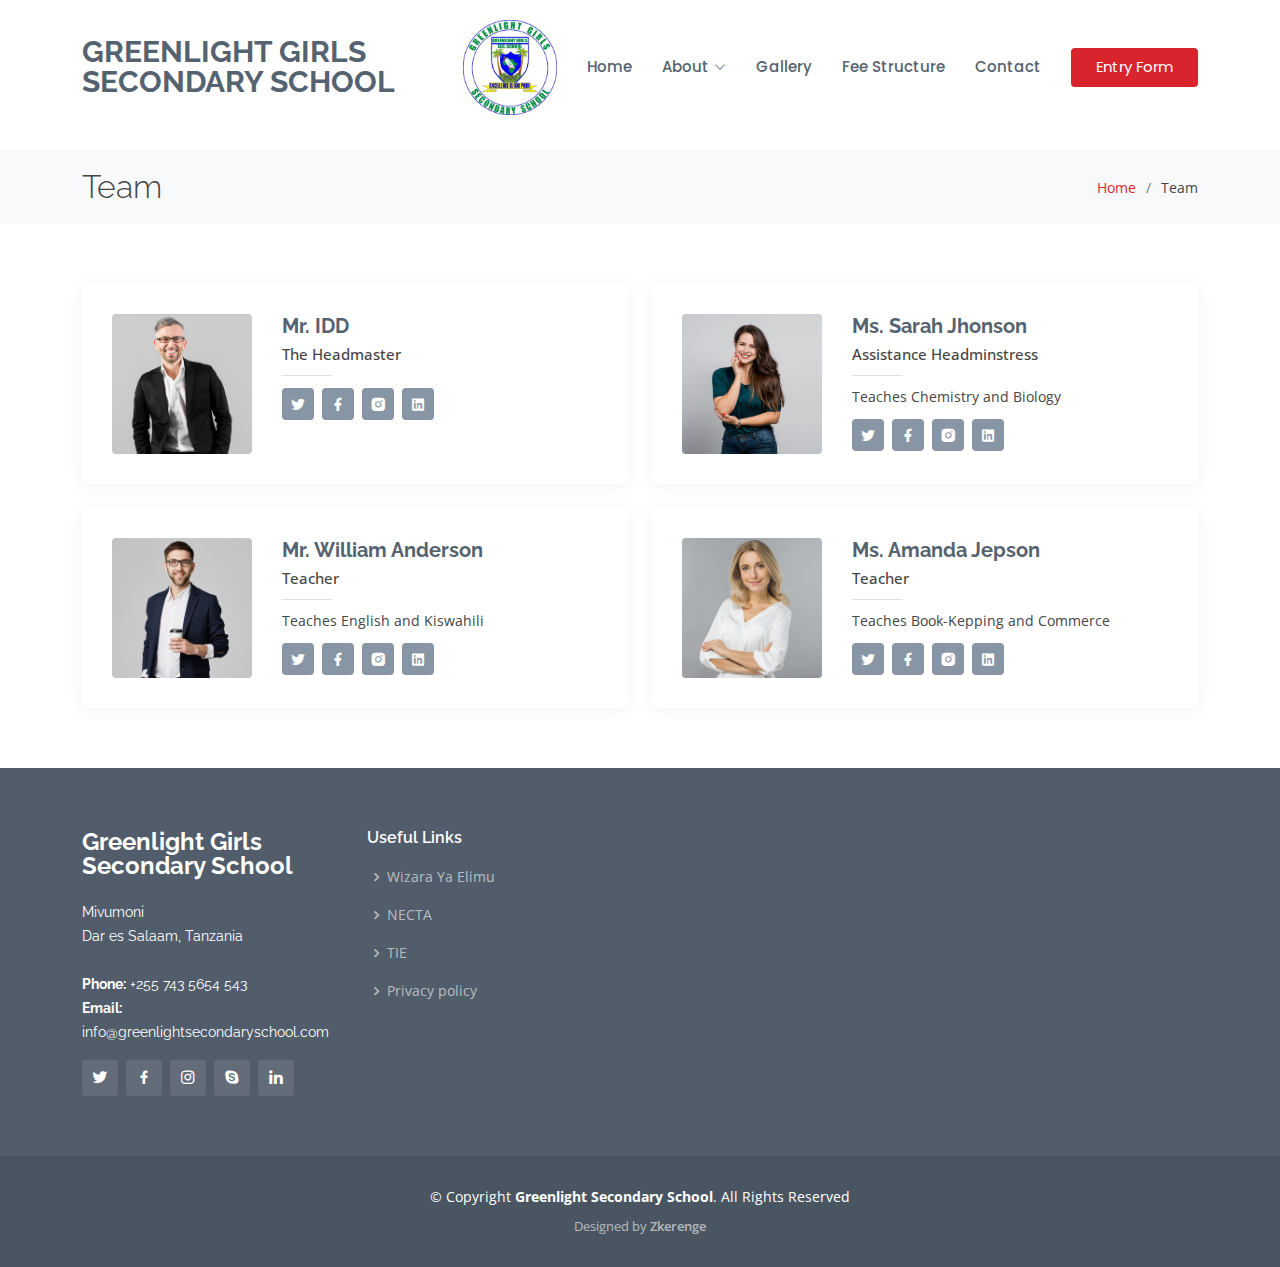
<file: team.html>
<!DOCTYPE html>
<html lang="en">

<head>
  <meta charset="utf-8">
  <meta content="width=device-width, initial-scale=1.0" name="viewport">

  <title>Team </title>
  <meta content="" name="description">
  <meta content="" name="keywords">

  <!-- Favicons -->
  <link href="assets/img/favicon.jpg" rel="icon">
  <link href="assets/img/apple-touch-icon.png" rel="apple-touch-icon">

  <!-- Google Fonts -->
  <link href="https://fonts.googleapis.com/css?family=Open+Sans:300,300i,400,400i,600,600i,700,700i|Raleway:300,300i,400,400i,500,500i,600,600i,700,700i|Poppins:300,300i,400,400i,500,500i,600,600i,700,700i" rel="stylesheet">

  <!-- Vendor CSS Files -->
  <link href="assets/vendor/animate.css/animate.min.css" rel="stylesheet">
  <link href="assets/vendor/bootstrap/css/bootstrap.min.css" rel="stylesheet">
  <link href="assets/vendor/bootstrap-icons/bootstrap-icons.css" rel="stylesheet">
  <link href="assets/vendor/boxicons/css/boxicons.min.css" rel="stylesheet">
  <link href="assets/vendor/glightbox/css/glightbox.min.css" rel="stylesheet">
  <link href="assets/vendor/remixicon/remixicon.css" rel="stylesheet">
  <link href="assets/vendor/swiper/swiper-bundle.min.css" rel="stylesheet">

  <!-- Template Main CSS File -->
  <link href="assets/css/style.css" rel="stylesheet">

  <!-- =======================================================
  * Template Name: Sailor
  * Updated: Sep 18 2023 with Bootstrap v5.3.2
  * Template URL: https://bootstrapmade.com/sailor-free-bootstrap-theme/
  * Author: BootstrapMade.com
  * License: https://bootstrapmade.com/license/
  ======================================================== -->
</head>

<body>

  <!-- ======= Header ======= -->
  <header id="header" class="fixed-top d-flex align-items-center">
    <div class="container d-flex align-items-center">

      <h1 class="logo me-auto"><a href="index.html">Greenlight Girls Secondary School</a></h1>
      <!-- Uncomment below if you prefer to use an image logo -->
      <a href="index.html" class="logo me-auto">
        <img src="assets/img/logo.jpg" alt="" class="img-fluid" style="max-height: 150px; width: auto;">
      </a>

      <nav id="navbar" class="navbar">
        <ul>
          <li><a href="index.html" >Home</a></li>

          <li class="dropdown"><a href="#"><span>About</span> <i class="bi bi-chevron-down"></i></a>
            <ul>
              <li><a href="about.html">About</a></li>
              <li><a href="team.html" >Team</a></li>
              <li><a href="testimonials.html">Testimonials</a></li>

              <!--<li class="dropdown"><a href="#"><span>Deep Drop Down</span> <i class="bi bi-chevron-right"></i></a>
                <ul>
                  <li><a href="#">Deep Drop Down 1</a></li>
                  <li><a href="#">Deep Drop Down 2</a></li>
                  <li><a href="#">Deep Drop Down 3</a></li>
                  <li><a href="#">Deep Drop Down 4</a></li>
                  <li><a href="#">Deep Drop Down 5</a></li>
                </ul>
              </li>-->
            </ul>
          </li>
          <!--<li><a href="services.html">Services</a></li>-->
          <li><a href="portfolio.html">Gallery</a></li>
          <li><a href="pricing.html">Fee Structure</a></li>
          <!--<li><a href="blog.html">Blog</a></li>-->

          <li><a href="contact.html">Contact</a></li>
          <li><a href="entry-form.html" class="getstarted">Entry Form</a></li>
        </ul>
        <i class="bi bi-list mobile-nav-toggle"></i>
      </nav><!-- .navbar -->

    </div>
  </header><!-- End Header -->

  <main id="main">

    <!-- ======= Breadcrumbs ======= -->
    <section id="breadcrumbs" class="breadcrumbs">
      <div class="container">

        <div class="d-flex justify-content-between align-items-center">
          <h2>Team</h2>
          <ol>
            <li><a href="index.html">Home</a></li>
            <li>Team</li>
          </ol>
        </div>

      </div>
    </section><!-- End Breadcrumbs -->

    <!-- ======= Team Section ======= -->
    <section id="team" class="team ">
      <div class="container">

        <div class="row">

          <div class="col-lg-6">
            <div class="member d-flex align-items-start">
              <div class="pic"><img src="assets/img/team/team-1.jpg" class="img-fluid" alt=""></div>
              <div class="member-info">
                <h4>Mr. IDD</h4>
                <span>The Headmaster</span>
                <!--<p>weka maneno</p>-->
                <div class="social">
                  <a href=""><i class="ri-twitter-fill"></i></a>
                  <a href=""><i class="ri-facebook-fill"></i></a>
                  <a href=""><i class="ri-instagram-fill"></i></a>
                  <a href=""> <i class="ri-linkedin-box-fill"></i> </a>
                </div>
              </div>
            </div>
          </div>

          <div class="col-lg-6 mt-4 mt-lg-0">
            <div class="member d-flex align-items-start">
              <div class="pic"><img src="assets/img/team/team-2.jpg" class="img-fluid" alt=""></div>
              <div class="member-info">
                <h4>Ms. Sarah Jhonson</h4>
                <span>Assistance Headminstress</span>
                <p>Teaches Chemistry and Biology</p>
                <div class="social">
                  <a href=""><i class="ri-twitter-fill"></i></a>
                  <a href=""><i class="ri-facebook-fill"></i></a>
                  <a href=""><i class="ri-instagram-fill"></i></a>
                  <a href=""> <i class="ri-linkedin-box-fill"></i> </a>
                </div>
              </div>
            </div>
          </div>

          <div class="col-lg-6 mt-4">
            <div class="member d-flex align-items-start">
              <div class="pic"><img src="assets/img/team/team-3.jpg" class="img-fluid" alt=""></div>
              <div class="member-info">
                <h4>Mr. William Anderson</h4>
                <span>Teacher</span>
                <p>Teaches English and Kiswahili</p>
                <div class="social">
                  <a href=""><i class="ri-twitter-fill"></i></a>
                  <a href=""><i class="ri-facebook-fill"></i></a>
                  <a href=""><i class="ri-instagram-fill"></i></a>
                  <a href=""> <i class="ri-linkedin-box-fill"></i> </a>
                </div>
              </div>
            </div>
          </div>

          <div class="col-lg-6 mt-4">
            <div class="member d-flex align-items-start">
              <div class="pic"><img src="assets/img/team/team-4.jpg" class="img-fluid" alt=""></div>
              <div class="member-info">
                <h4>Ms. Amanda Jepson</h4>
                <span>Teacher</span>
                <p>Teaches Book-Kepping and Commerce</p>
                <div class="social">
                  <a href=""><i class="ri-twitter-fill"></i></a>
                  <a href=""><i class="ri-facebook-fill"></i></a>
                  <a href=""><i class="ri-instagram-fill"></i></a>
                  <a href=""> <i class="ri-linkedin-box-fill"></i> </a>
                </div>
              </div>
            </div>
          </div>

        </div>

      </div>
    </section><!-- End Team Section -->

  </main><!-- End #main -->

<!-- ======= Footer ======= -->
<footer id="footer">
  <div class="footer-top">
    <div class="container">
      <div class="row">

        <div class="col-lg-3 col-md-6">
          <div class="footer-info">
            <h3>Greenlight Girls Secondary School</h3>
            <p>
              Mivumoni <br>
              Dar es Salaam, Tanzania<br><br>
              <strong>Phone:</strong> +255 743 5654 543<br>
              <strong>Email:</strong> info@greenlightsecondaryschool.com<br>
            </p>
            <div class="social-links mt-3">
              <a href="#" class="twitter"><i class="bx bxl-twitter"></i></a>
              <a href="#" class="facebook"><i class="bx bxl-facebook"></i></a>
              <a href="#" class="instagram"><i class="bx bxl-instagram"></i></a>
              <a href="#" class="google-plus"><i class="bx bxl-skype"></i></a>
              <a href="#" class="linkedin"><i class="bx bxl-linkedin"></i></a>
            </div>
          </div>
        </div>

        <div class="col-lg-2 col-md-6 footer-links">
          <h4>Useful Links</h4>
          <ul>
            <li><i class="bx bx-chevron-right"></i> <a href="https://www.moe.go.tz/"target="_blank">Wizara Ya Elimu</a></li>
            <li><i class="bx bx-chevron-right"></i> <a href="https://www.necta.go.tz/"target="_blank">NECTA</a></li>
            <li><i class="bx bx-chevron-right"></i> <a href="https://www.tie.go.tz/"target="_blank">TIE</a></li>
            <!--<li><i class="bx bx-chevron-right"></i> <a href="#">Terms of service</a></li>-->
            <li><i class="bx bx-chevron-right"></i> <a href="#">Privacy policy</a></li>
          </ul>
        </div>

        <!--<div class="col-lg-3 col-md-6 footer-links">
          <h4>Our Services</h4>
          <ul>
            <li><i class="bx bx-chevron-right"></i> <a href="#">Web Design</a></li>
            <li><i class="bx bx-chevron-right"></i> <a href="#">Web Development</a></li>
            <li><i class="bx bx-chevron-right"></i> <a href="#">Product Management</a></li>
            <li><i class="bx bx-chevron-right"></i> <a href="#">Marketing</a></li>
            <li><i class="bx bx-chevron-right"></i> <a href="#">Graphic Design</a></li>
          </ul>
        </div>-->

        <!--<div class="col-lg-4 col-md-6 footer-newsletter">
          <h4>Our Newsletter</h4>
          <p>Tamen quem nulla quae legam multos aute sint culpa legam noster magna</p>
          <form action="" method="post">
            <input type="email" name="email"><input type="submit" value="Subscribe">
          </form>

        </div>-->

      </div>
    </div>
  </div>

  <div class="container">
    <div class="copyright">
      &copy; Copyright <strong><span>Greenlight Secondary School</span></strong>. All Rights Reserved
    </div>
    <div class="credits">
      <!-- All the links in the footer should remain intact. -->
      <!-- You can delete the links only if you purchased the pro version. -->
      <!-- Licensing information: https://bootstrapmade.com/license/ -->
      <!-- Purchase the pro version with working PHP/AJAX contact form: https://bootstrapmade.com/sailor-free-bootstrap-theme/ -->
      Designed by <a href="https://bootstrapmade.com/">Zkerenge</a>
    </div>
  </div>
</footer><!-- End Footer -->

  <a href="#" class="back-to-top d-flex align-items-center justify-content-center"><i class="bi bi-arrow-up-short"></i></a>

  <!-- Vendor JS Files -->
  <script src="assets/vendor/bootstrap/js/bootstrap.bundle.min.js"></script>
  <script src="assets/vendor/glightbox/js/glightbox.min.js"></script>
  <script src="assets/vendor/isotope-layout/isotope.pkgd.min.js"></script>
  <script src="assets/vendor/swiper/swiper-bundle.min.js"></script>
  <script src="assets/vendor/waypoints/noframework.waypoints.js"></script>
  <script src="assets/vendor/php-email-form/validate.js"></script>

  <!-- Template Main JS File -->
  <script src="assets/js/main.js"></script>

</body>

</html>
</file>
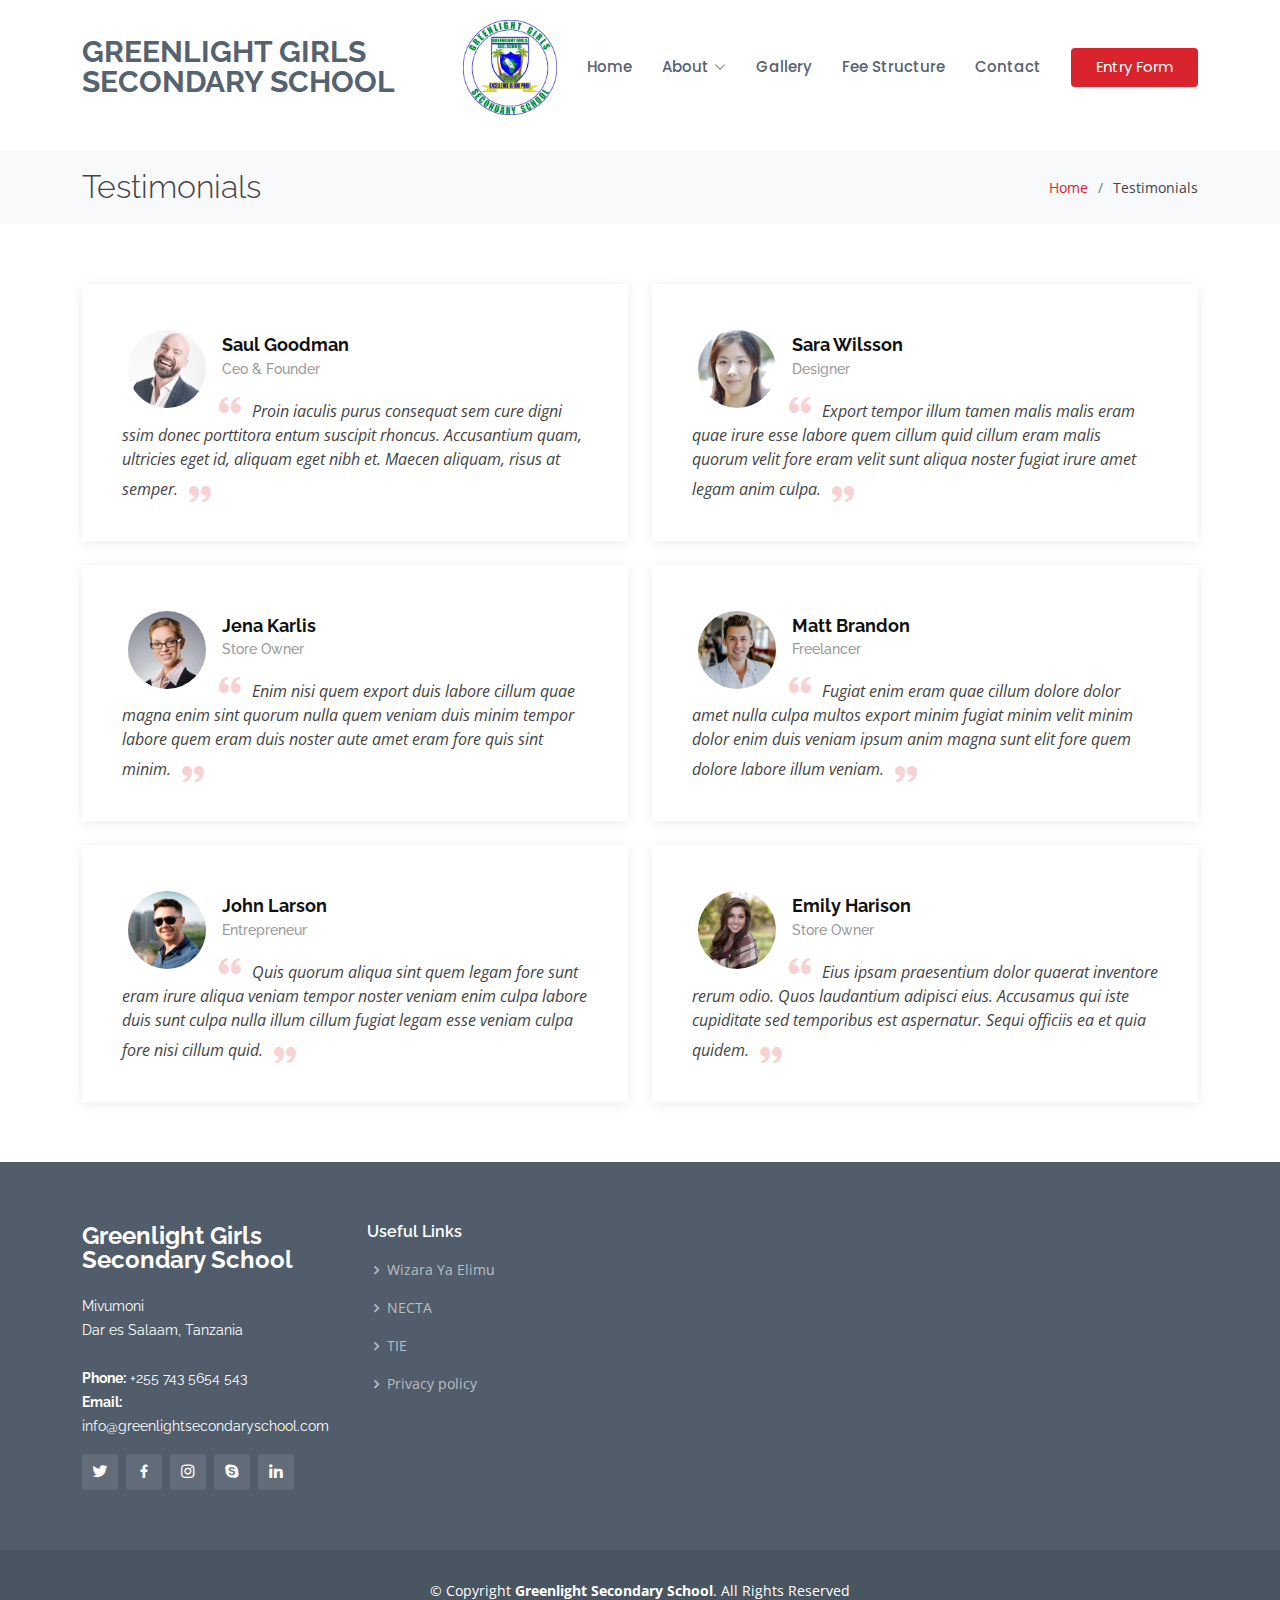
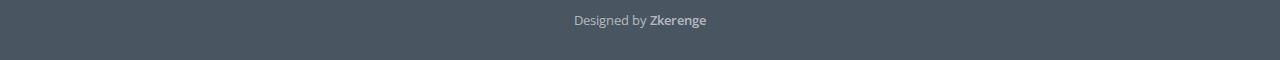
<file: testimonials.html>
<!DOCTYPE html>
<html lang="en">

<head>
  <meta charset="utf-8">
  <meta content="width=device-width, initial-scale=1.0" name="viewport">

  <title>Testimonials- greenlightsecondaryschool</title>
  <meta content="" name="description">
  <meta content="" name="keywords">

  <!-- Favicons -->
  <link href="assets/img/favicon.png" rel="icon">
  <link href="assets/img/apple-touch-icon.png" rel="apple-touch-icon">

  <!-- Google Fonts -->
  <link href="https://fonts.googleapis.com/css?family=Open+Sans:300,300i,400,400i,600,600i,700,700i|Raleway:300,300i,400,400i,500,500i,600,600i,700,700i|Poppins:300,300i,400,400i,500,500i,600,600i,700,700i" rel="stylesheet">

  <!-- Vendor CSS Files -->
  <link href="assets/vendor/animate.css/animate.min.css" rel="stylesheet">
  <link href="assets/vendor/bootstrap/css/bootstrap.min.css" rel="stylesheet">
  <link href="assets/vendor/bootstrap-icons/bootstrap-icons.css" rel="stylesheet">
  <link href="assets/vendor/boxicons/css/boxicons.min.css" rel="stylesheet">
  <link href="assets/vendor/glightbox/css/glightbox.min.css" rel="stylesheet">
  <link href="assets/vendor/remixicon/remixicon.css" rel="stylesheet">
  <link href="assets/vendor/swiper/swiper-bundle.min.css" rel="stylesheet">

  <!-- Template Main CSS File -->
  <link href="assets/css/style.css" rel="stylesheet">

  <!-- =======================================================
  * Template Name: Sailor
  * Updated: Sep 18 2023 with Bootstrap v5.3.2
  * Template URL: https://bootstrapmade.com/sailor-free-bootstrap-theme/
  * Author: BootstrapMade.com
  * License: https://bootstrapmade.com/license/
  ======================================================== -->
</head>

<body>

  <!-- ======= Header ======= -->
  <header id="header" class="fixed-top d-flex align-items-center">
    <div class="container d-flex align-items-center">

      <h1 class="logo me-auto"><a href="index.html">Greenlight Girls Secondary School</a></h1>
      <!-- Uncomment below if you prefer to use an image logo -->
      <a href="index.html" class="logo me-auto">
        <img src="assets/img/logo.jpg" alt="" class="img-fluid" style="max-height: 150px; width: auto;">
      </a>

      <nav id="navbar" class="navbar">
        <ul>
          <li><a href="index.html" >Home</a></li>

          <li class="dropdown"><a href="#"><span>About</span> <i class="bi bi-chevron-down"></i></a>
            <ul>
              <li><a href="about.html">About</a></li>
              <li><a href="team.html">Team</a></li>
              <li><a href="testimonials.html">Testimonials</a></li>

              <!--<li class="dropdown"><a href="#"><span>Deep Drop Down</span> <i class="bi bi-chevron-right"></i></a>
                <ul>
                  <li><a href="#">Deep Drop Down 1</a></li>
                  <li><a href="#">Deep Drop Down 2</a></li>
                  <li><a href="#">Deep Drop Down 3</a></li>
                  <li><a href="#">Deep Drop Down 4</a></li>
                  <li><a href="#">Deep Drop Down 5</a></li>
                </ul>
              </li>-->
            </ul>
          </li>
          <!--<li><a href="services.html">Services</a></li>-->
          <li><a href="portfolio.html">Gallery</a></li>
          <li><a href="pricing.html">Fee Structure</a></li>
          <!--<li><a href="blog.html">Blog</a></li>-->

          <li><a href="contact.html">Contact</a></li>
          <li><a href="entry-form.html" class="getstarted">Entry Form</a></li>
        </ul>
        <i class="bi bi-list mobile-nav-toggle"></i>
      </nav><!-- .navbar -->

    </div>
  </header><!-- End Header -->

  <main id="main">

    <!-- ======= Breadcrumbs ======= -->
    <section id="breadcrumbs" class="breadcrumbs">
      <div class="container">

        <div class="d-flex justify-content-between align-items-center">
          <h2>Testimonials</h2>
          <ol>
            <li><a href="index.html">Home</a></li>
            <li>Testimonials</li>
          </ol>
        </div>

      </div>
    </section><!-- End Breadcrumbs -->

    <!-- ======= Testimonials Section ======= -->
    <section id="testimonials" class="testimonials">
      <div class="container">

        <div class="row">

          <div class="col-lg-6">
            <div class="testimonial-item">
              <img src="assets/img/testimonials/testimonials-1.jpg" class="testimonial-img" alt="">
              <h3>Saul Goodman</h3>
              <h4>Ceo &amp; Founder</h4>
              <p>
                <i class="bx bxs-quote-alt-left quote-icon-left"></i>
                Proin iaculis purus consequat sem cure digni ssim donec porttitora entum suscipit rhoncus. Accusantium quam, ultricies eget id, aliquam eget nibh et. Maecen aliquam, risus at semper.
                <i class="bx bxs-quote-alt-right quote-icon-right"></i>
              </p>
            </div>
          </div>

          <div class="col-lg-6">
            <div class="testimonial-item mt-4 mt-lg-0">
              <img src="assets/img/testimonials/testimonials-2.jpg" class="testimonial-img" alt="">
              <h3>Sara Wilsson</h3>
              <h4>Designer</h4>
              <p>
                <i class="bx bxs-quote-alt-left quote-icon-left"></i>
                Export tempor illum tamen malis malis eram quae irure esse labore quem cillum quid cillum eram malis quorum velit fore eram velit sunt aliqua noster fugiat irure amet legam anim culpa.
                <i class="bx bxs-quote-alt-right quote-icon-right"></i>
              </p>
            </div>
          </div>

          <div class="col-lg-6">
            <div class="testimonial-item mt-4">
              <img src="assets/img/testimonials/testimonials-3.jpg" class="testimonial-img" alt="">
              <h3>Jena Karlis</h3>
              <h4>Store Owner</h4>
              <p>
                <i class="bx bxs-quote-alt-left quote-icon-left"></i>
                Enim nisi quem export duis labore cillum quae magna enim sint quorum nulla quem veniam duis minim tempor labore quem eram duis noster aute amet eram fore quis sint minim.
                <i class="bx bxs-quote-alt-right quote-icon-right"></i>
              </p>
            </div>
          </div>

          <div class="col-lg-6">
            <div class="testimonial-item mt-4">
              <img src="assets/img/testimonials/testimonials-4.jpg" class="testimonial-img" alt="">
              <h3>Matt Brandon</h3>
              <h4>Freelancer</h4>
              <p>
                <i class="bx bxs-quote-alt-left quote-icon-left"></i>
                Fugiat enim eram quae cillum dolore dolor amet nulla culpa multos export minim fugiat minim velit minim dolor enim duis veniam ipsum anim magna sunt elit fore quem dolore labore illum veniam.
                <i class="bx bxs-quote-alt-right quote-icon-right"></i>
              </p>
            </div>
          </div>

          <div class="col-lg-6">
            <div class="testimonial-item mt-4">
              <img src="assets/img/testimonials/testimonials-5.jpg" class="testimonial-img" alt="">
              <h3>John Larson</h3>
              <h4>Entrepreneur</h4>
              <p>
                <i class="bx bxs-quote-alt-left quote-icon-left"></i>
                Quis quorum aliqua sint quem legam fore sunt eram irure aliqua veniam tempor noster veniam enim culpa labore duis sunt culpa nulla illum cillum fugiat legam esse veniam culpa fore nisi cillum quid.
                <i class="bx bxs-quote-alt-right quote-icon-right"></i>
              </p>
            </div>
          </div>

          <div class="col-lg-6">
            <div class="testimonial-item mt-4">
              <img src="assets/img/testimonials/testimonials-6.jpg" class="testimonial-img" alt="">
              <h3>Emily Harison</h3>
              <h4>Store Owner</h4>
              <p>
                <i class="bx bxs-quote-alt-left quote-icon-left"></i>
                Eius ipsam praesentium dolor quaerat inventore rerum odio. Quos laudantium adipisci eius. Accusamus qui iste cupiditate sed temporibus est aspernatur. Sequi officiis ea et quia quidem.
                <i class="bx bxs-quote-alt-right quote-icon-right"></i>
              </p>
            </div>
          </div>

        </div>

      </div>
    </section><!-- End Testimonials Section -->

  </main><!-- End #main -->

<!-- ======= Footer ======= -->
<footer id="footer">
  <div class="footer-top">
    <div class="container">
      <div class="row">

        <div class="col-lg-3 col-md-6">
          <div class="footer-info">
            <h3>Greenlight Girls Secondary School</h3>
            <p>
              Mivumoni <br>
              Dar es Salaam, Tanzania<br><br>
              <strong>Phone:</strong> +255 743 5654 543<br>
              <strong>Email:</strong> info@greenlightsecondaryschool.com<br>
            </p>
            <div class="social-links mt-3">
              <a href="#" class="twitter"><i class="bx bxl-twitter"></i></a>
              <a href="#" class="facebook"><i class="bx bxl-facebook"></i></a>
              <a href="#" class="instagram"><i class="bx bxl-instagram"></i></a>
              <a href="#" class="google-plus"><i class="bx bxl-skype"></i></a>
              <a href="#" class="linkedin"><i class="bx bxl-linkedin"></i></a>
            </div>
          </div>
        </div>

        <div class="col-lg-2 col-md-6 footer-links">
          <h4>Useful Links</h4>
          <ul>
            <li><i class="bx bx-chevron-right"></i> <a href="https://www.moe.go.tz/"target="_blank">Wizara Ya Elimu</a></li>
            <li><i class="bx bx-chevron-right"></i> <a href="https://www.necta.go.tz/"target="_blank">NECTA</a></li>
            <li><i class="bx bx-chevron-right"></i> <a href="https://www.tie.go.tz/"target="_blank">TIE</a></li>
            <!--<li><i class="bx bx-chevron-right"></i> <a href="#">Terms of service</a></li>-->
            <li><i class="bx bx-chevron-right"></i> <a href="#">Privacy policy</a></li>
          </ul>
        </div>

        <!--<div class="col-lg-3 col-md-6 footer-links">
          <h4>Our Services</h4>
          <ul>
            <li><i class="bx bx-chevron-right"></i> <a href="#">Web Design</a></li>
            <li><i class="bx bx-chevron-right"></i> <a href="#">Web Development</a></li>
            <li><i class="bx bx-chevron-right"></i> <a href="#">Product Management</a></li>
            <li><i class="bx bx-chevron-right"></i> <a href="#">Marketing</a></li>
            <li><i class="bx bx-chevron-right"></i> <a href="#">Graphic Design</a></li>
          </ul>
        </div>-->

        <!--<div class="col-lg-4 col-md-6 footer-newsletter">
          <h4>Our Newsletter</h4>
          <p>Tamen quem nulla quae legam multos aute sint culpa legam noster magna</p>
          <form action="" method="post">
            <input type="email" name="email"><input type="submit" value="Subscribe">
          </form>

        </div>-->

      </div>
    </div>
  </div>

  <div class="container">
    <div class="copyright">
      &copy; Copyright <strong><span>Greenlight Secondary School</span></strong>. All Rights Reserved
    </div>
    <div class="credits">
      <!-- All the links in the footer should remain intact. -->
      <!-- You can delete the links only if you purchased the pro version. -->
      <!-- Licensing information: https://bootstrapmade.com/license/ -->
      <!-- Purchase the pro version with working PHP/AJAX contact form: https://bootstrapmade.com/sailor-free-bootstrap-theme/ -->
      Designed by <a href="https://bootstrapmade.com/">Zkerenge</a>
    </div>
  </div>
</footer><!-- End Footer -->
  <a href="#" class="back-to-top d-flex align-items-center justify-content-center"><i class="bi bi-arrow-up-short"></i></a>

  <!-- Vendor JS Files -->
  <script src="assets/vendor/bootstrap/js/bootstrap.bundle.min.js"></script>
  <script src="assets/vendor/glightbox/js/glightbox.min.js"></script>
  <script src="assets/vendor/isotope-layout/isotope.pkgd.min.js"></script>
  <script src="assets/vendor/swiper/swiper-bundle.min.js"></script>
  <script src="assets/vendor/waypoints/noframework.waypoints.js"></script>
  <script src="assets/vendor/php-email-form/validate.js"></script>

  <!-- Template Main JS File -->
  <script src="assets/js/main.js"></script>

</body>

</html>
</file>
<file: assets/css/style.css>
/**
* Template Name: Sailor
* Updated: Sep 18 2023 with Bootstrap v5.3.2
* Template URL: https://bootstrapmade.com/sailor-free-bootstrap-theme/
* Author: BootstrapMade.com
* License: https://bootstrapmade.com/license/
*/

/*--------------------------------------------------------------
# General
--------------------------------------------------------------*/
body {
  font-family: "Open Sans", sans-serif;
  color: #444444;
}

a {
  text-decoration: none;
  color: #d9232d;
}

a:hover {
  color: #e24d55;
  text-decoration: none;
}

h1,
h2,
h3,
h4,
h5,
h6 {
  font-family: "Raleway", sans-serif;
}

/*--------------------------------------------------------------
# Back to top button
--------------------------------------------------------------*/
.back-to-top {
  position: fixed;
  visibility: hidden;
  opacity: 0;
  right: 15px;
  bottom: 15px;
  z-index: 996;
  background: #d9232d;
  width: 40px;
  height: 40px;
  border-radius: 4px;
  transition: all 0.4s;
}

.back-to-top i {
  font-size: 28px;
  color: #fff;
  line-height: 0;
}

.back-to-top:hover {
  background: #e1444d;
  color: #fff;
}

.back-to-top.active {
  visibility: visible;
  opacity: 1;
}

/*--------------------------------------------------------------
# Header
--------------------------------------------------------------*/
#header {
  background: white;
  transition: all 0.5s;
  z-index: 997;
  padding: 20px 0;
}

#header.header-scrolled {
  box-shadow: 0px 2px 15px rgba(0, 0, 0, 0.1);
  padding: 12px 0;
}

#header.header-inner-pages {
  box-shadow: 0px 2px 15px rgba(0, 0, 0, 0.1);
}

#header .logo {
  font-size: 30px;
  margin: 0;
  padding: 0;
  line-height: 1;
  font-weight: 700;
  text-transform: uppercase;
}

#header .logo a {
  color: #556270;
}

#header .logo img {
  max-height: 40px;
}

/*--------------------------------------------------------------
# Navigation Menu
--------------------------------------------------------------*/
/**
* Desktop Navigation 
*/
.navbar {
  padding: 0;
}

.navbar ul {
  margin: 0;
  padding: 0;
  display: flex;
  list-style: none;
  align-items: center;
}

.navbar li {
  position: relative;
}

.navbar a,
.navbar a:focus {
  display: flex;
  align-items: center;
  justify-content: space-between;
  padding: 10px 0 10px 30px;
  font-family: "Poppins", sans-serif;
  font-size: 15px;
  font-weight: 500;
  color: #556270;
  white-space: nowrap;
  transition: 0.3s;
}

.navbar a i,
.navbar a:focus i {
  font-size: 12px;
  line-height: 0;
  margin-left: 5px;
}

.navbar a:hover,
.navbar .active,
.navbar .active:focus,
.navbar li:hover>a {
  color: #d9232d;
}

.navbar .getstarted,
.navbar .getstarted:focus {
  background: #d9232d;
  padding: 8px 25px;
  margin-left: 30px;
  border-radius: 4px;
  font-weight: 400;
  color: #fff;
}

.navbar .getstarted:hover,
.navbar .getstarted:focus:hover {
  color: #fff;
  background: #e1444d;
}

.navbar .dropdown ul {
  display: block;
  position: absolute;
  left: 14px;
  top: calc(100% + 30px);
  margin: 0;
  padding: 10px 0;
  z-index: 99;
  opacity: 0;
  visibility: hidden;
  background: #fff;
  box-shadow: 0px 0px 30px rgba(127, 137, 161, 0.25);
  transition: 0.3s;
}

.navbar .dropdown ul li {
  min-width: 200px;
}

.navbar .dropdown ul a {
  padding: 10px 20px;
  font-size: 15px;
  text-transform: none;
  font-weight: 400;
}

.navbar .dropdown ul a i {
  font-size: 12px;
}

.navbar .dropdown ul a:hover,
.navbar .dropdown ul .active:hover,
.navbar .dropdown ul li:hover>a {
  color: #d9232d;
}

.navbar .dropdown:hover>ul {
  opacity: 1;
  top: 100%;
  visibility: visible;
}

.navbar .dropdown .dropdown ul {
  top: 0;
  left: calc(100% - 30px);
  visibility: hidden;
}

.navbar .dropdown .dropdown:hover>ul {
  opacity: 1;
  top: 0;
  left: 100%;
  visibility: visible;
}

@media (max-width: 1366px) {
  .navbar .dropdown .dropdown ul {
    left: -90%;
  }

  .navbar .dropdown .dropdown:hover>ul {
    left: -100%;
  }
}

/**
* Mobile Navigation 
*/
.mobile-nav-toggle {
  color: #556270;
  font-size: 28px;
  cursor: pointer;
  display: none;
  line-height: 0;
  transition: 0.5s;
}

.mobile-nav-toggle.bi-x {
  color: #fff;
}

@media (max-width: 991px) {
  .mobile-nav-toggle {
    display: block;
  }

  .navbar ul {
    display: none;
  }
}

.navbar-mobile {
  position: fixed;
  overflow: hidden;
  top: 0;
  right: 0;
  left: 0;
  bottom: 0;
  background: rgba(63, 73, 83, 0.9);
  transition: 0.3s;
  z-index: 999;
}

.navbar-mobile .mobile-nav-toggle {
  position: absolute;
  top: 15px;
  right: 15px;
}

.navbar-mobile ul {
  display: block;
  position: absolute;
  top: 55px;
  right: 15px;
  bottom: 15px;
  left: 15px;
  padding: 10px 0;
  background-color: #fff;
  overflow-y: auto;
  transition: 0.3s;
}

.navbar-mobile a,
.navbar-mobile a:focus {
  padding: 10px 20px;
  font-size: 15px;
  color: #556270;
}

.navbar-mobile a:hover,
.navbar-mobile .active,
.navbar-mobile li:hover>a {
  color: #d9232d;
}

.navbar-mobile .getstarted,
.navbar-mobile .getstarted:focus {
  margin: 15px;
}

.navbar-mobile .dropdown ul {
  position: static;
  display: none;
  margin: 10px 20px;
  padding: 10px 0;
  z-index: 99;
  opacity: 1;
  visibility: visible;
  background: #fff;
  box-shadow: 0px 0px 30px rgba(127, 137, 161, 0.25);
}

.navbar-mobile .dropdown ul li {
  min-width: 200px;
}

.navbar-mobile .dropdown ul a {
  padding: 10px 20px;
}

.navbar-mobile .dropdown ul a i {
  font-size: 12px;
}

.navbar-mobile .dropdown ul a:hover,
.navbar-mobile .dropdown ul .active:hover,
.navbar-mobile .dropdown ul li:hover>a {
  color: #d9232d;
}

.navbar-mobile .dropdown>.dropdown-active {
  display: block;
}

/*--------------------------------------------------------------
# Hero Section/welcome 
--------------------------------------------------------------*/
#hero {
  width: 100%;
  height: 100vh;
  background-color: rgba(63, 73, 83, 0.8);
  overflow: hidden;
  position: relative;
}

#hero .carousel,
#hero .carousel-inner,
#hero .carousel-item,
#hero .carousel-item::before {
  position: absolute;
  top: 0;
  right: 0;
  left: 0;
  bottom: 0;
}

#hero .carousel-item {
  background-size: cover;
  background-position: center;
  background-repeat: no-repeat;
}

#hero .carousel-item::before {
  content: "";
  background-color: rgba(30, 35, 40, 0.6);
}

#hero .carousel-container {
  display: flex;
  justify-content: center;
  align-items: center;
  position: absolute;
  bottom: 0;
  top: 70px;
  left: 50px;
  right: 50px;
}

#hero .container {
  text-align: center;
}

#hero h2 {
  color: #fff;
  margin-bottom: 20px;
  font-size: 48px;
  font-weight: 700;
}

#hero p {
  animation-delay: 0.4s;
  margin: 0 auto 30px auto;
  color: #fff;
}

#hero .carousel-inner .carousel-item {
  transition-property: opacity;
  background-position: center top;
}

#hero .carousel-inner .carousel-item,
#hero .carousel-inner .active.carousel-item-start,
#hero .carousel-inner .active.carousel-item-end {
  opacity: 0;
}

#hero .carousel-inner .active,
#hero .carousel-inner .carousel-item-next.carousel-item-start,
#hero .carousel-inner .carousel-item-prev.carousel-item-end {
  opacity: 1;
  transition: 0.5s;
}

#hero .carousel-inner .carousel-item-next,
#hero .carousel-inner .carousel-item-prev,
#hero .carousel-inner .active.carousel-item-start,
#hero .carousel-inner .active.carousel-item-end {
  left: 0;
  transform: translate3d(0, 0, 0);
}

#hero .carousel-control-next-icon,
#hero .carousel-control-prev-icon {
  background: none;
  font-size: 30px;
  line-height: 0;
  width: auto;
  height: auto;
  background: rgba(255, 255, 255, 0.2);
  border-radius: 50px;
  transition: 0.3s;
  color: rgba(255, 255, 255, 0.5);
  width: 54px;
  height: 54px;
  display: flex;
  align-items: center;
  justify-content: center;
}

#hero .carousel-control-next-icon:hover,
#hero .carousel-control-prev-icon:hover {
  background: rgba(255, 255, 255, 0.3);
  color: rgba(255, 255, 255, 0.8);
}

#hero .carousel-indicators li {
  list-style-type: none;
  cursor: pointer;
  background: #fff;
  overflow: hidden;
  border: 0;
  width: 12px;
  height: 12px;
  border-radius: 50px;
  opacity: 0.6;
  transition: 0.3s;
}

#hero .carousel-indicators li.active {
  opacity: 1;
  background: #d9232d;
}

#hero .btn-get-started {
  font-family: "Raleway", sans-serif;
  font-weight: 500;
  font-size: 14px;
  letter-spacing: 1px;
  display: inline-block;
  padding: 14px 32px;
  border-radius: 4px;
  transition: 0.5s;
  line-height: 1;
  color: #fff;
  animation-delay: 0.8s;
  background: #d9232d;
}

#hero .btn-get-started:hover {
  background: #df3740;
}

@media (max-width: 992px) {
  #hero {
    height: 100vh;
  }

  #hero .carousel-container {
    top: 8px;
  }
}

@media (max-width: 768px) {
  #hero h2 {
    font-size: 28px;
  }
}

@media (min-width: 1024px) {

  #hero .carousel-control-prev,
  #hero .carousel-control-next {
    width: 5%;
  }
}

@media (max-height: 500px) {
  #hero {
    height: 120vh;
  }
}

/*--------------------------------------------------------------
# Sections General
--------------------------------------------------------------*/
section {
  padding: 60px 0;
  overflow: hidden;
}

.section-bg,
.services .icon-box {
  background-color: #f8f9fa;
}

.section-title {
  padding-bottom: 40px;
}

.section-title h2 {
  font-size: 14px;
  font-weight: 500;
  padding: 0;
  line-height: 1px;
  margin: 0 0 5px 0;
  letter-spacing: 2px;
  text-transform: uppercase;
  color: #aaaaaa;
  font-family: "Poppins", sans-serif;
}

.section-title h2::after {
  content: "";
  width: 120px;
  height: 1px;
  display: inline-block;
  background: #e6636a;
  margin: 4px 10px;
}

.section-title p {
  margin: 0;
  margin: 0;
  font-size: 36px;
  font-weight: 700;
  text-transform: uppercase;
  font-family: "Poppins", sans-serif;
  color: #556270;
}

/*--------------------------------------------------------------
# Breadcrumbs
--------------------------------------------------------------*/
.breadcrumbs {
  padding: 18px 0;
  background: #f8f9fa;
  min-height: 40px;
  margin-top: 80px;
}

.breadcrumbs h2 {
  font-size: 32px;
  font-weight: 300;
  margin: 0;
}

.breadcrumbs ol {
  display: flex;
  flex-wrap: wrap;
  list-style: none;
  padding: 0;
  margin: 0;
  font-size: 14px;
}

.breadcrumbs ol li+li {
  padding-left: 10px;
}

.breadcrumbs ol li+li::before {
  display: inline-block;
  padding-right: 10px;
  color: #6b7b8d;
  content: "/";
}

@media (max-width: 992px) {
  .breadcrumbs {
    margin-top: 58px;
  }

  .breadcrumbs .d-flex {
    display: block !important;
  }

  .breadcrumbs h2 {
    margin-bottom: 10px;
  }

  .breadcrumbs ol {
    display: block;
  }

  .breadcrumbs ol li {
    display: inline-block;
  }
}

/*--------------------------------------------------------------
# About
--------------------------------------------------------------*/
.about .content h2 {
  font-weight: 700;
  font-size: 48px;
  line-height: 60px;
  margin-bottom: 20px;
  text-transform: uppercase;
}

.about .content h3 {
  font-weight: 500;
  line-height: 32px;
  font-size: 24px;
}

.about .content ul {
  list-style: none;
  padding: 0;
}

.about .content ul li {
  padding: 10px 0 0 28px;
  position: relative;
}

.about .content ul i {
  left: 0;
  top: 7px;
  position: absolute;
  font-size: 20px;
  color: #d9232d;
}

.about .content p:last-child {
  margin-bottom: 0;
}

/*--------------------------------------------------------------
# Clients
--------------------------------------------------------------*/
.clients {
  padding: 15px 0;
  text-align: center;
}

.clients img {
  max-width: 45%;
  transition: all 0.4s ease-in-out;
  display: inline-block;
  padding: 15px 0;
  filter: grayscale(100);
}

.clients img:hover {
  filter: none;
  transform: scale(1.15);
}

@media (max-width: 768px) {
  .clients img {
    max-width: 40%;
  }
}

/*--------------------------------------------------------------
# Services
--------------------------------------------------------------*/
.services .icon-box {
  margin-bottom: 20px;
  padding: 30px;
  border-radius: 6px;
}

.services .icon-box i {
  float: left;
  color: #d9232d;
  font-size: 40px;
}

.services .icon-box h4 {
  margin-left: 70px;
  font-weight: 700;
  margin-bottom: 15px;
  font-size: 18px;
}

.services .icon-box h4 a {
  color: #556270;
  transition: 0.3s;
}

.services .icon-box p {
  margin-left: 70px;
  line-height: 24px;
  font-size: 14px;
}

.services .icon-box:hover h4 a {
  color: #d9232d;
}

/*--------------------------------------------------------------
# Portfolio
--------------------------------------------------------------*/
.portfolio .portfolio-item {
  margin-bottom: 30px;
}

.portfolio #portfolio-flters {
  padding: 0;
  margin: 0 auto 20px auto;
  list-style: none;
  text-align: center;
}

.portfolio #portfolio-flters li {
  cursor: pointer;
  display: inline-block;
  padding: 8px 15px 10px 15px;
  font-size: 14px;
  font-weight: 600;
  line-height: 1;
  text-transform: uppercase;
  color: #444444;
  margin-bottom: 5px;
  transition: all 0.3s ease-in-out;
  border-radius: 3px;
}

.portfolio #portfolio-flters li:hover,
.portfolio #portfolio-flters li.filter-active {
  color: #fff;
  background: #d9232d;
}

.portfolio #portfolio-flters li:last-child {
  margin-right: 0;
}

.portfolio .portfolio-wrap {
  transition: 0.3s;
  position: relative;
  overflow: hidden;
  z-index: 1;
  background: rgba(85, 98, 112, 0.6);
}

.portfolio .portfolio-wrap::before {
  content: "";
  background: rgba(85, 98, 112, 0.6);
  position: absolute;
  left: 0;
  right: 0;
  top: 0;
  bottom: 0;
  transition: all ease-in-out 0.3s;
  z-index: 2;
  opacity: 0;
}

.portfolio .portfolio-wrap img {
  transition: all ease-in-out 0.3s;
}

.portfolio .portfolio-wrap .portfolio-info {
  opacity: 0;
  position: absolute;
  top: 0;
  left: 0;
  right: 0;
  bottom: 0;
  z-index: 3;
  transition: all ease-in-out 0.3s;
  display: flex;
  flex-direction: column;
  justify-content: flex-end;
  align-items: flex-start;
  padding: 20px;
}

.portfolio .portfolio-wrap .portfolio-info h4 {
  font-size: 20px;
  color: #fff;
  font-weight: 600;
}

.portfolio .portfolio-wrap .portfolio-info p {
  color: rgba(255, 255, 255, 0.7);
  font-size: 14px;
  text-transform: uppercase;
  padding: 0;
  margin: 0;
  font-style: italic;
}

.portfolio .portfolio-wrap .portfolio-links {
  text-align: center;
  z-index: 4;
}

.portfolio .portfolio-wrap .portfolio-links a {
  color: rgba(255, 255, 255, 0.6);
  margin: 0 5px 0 0;
  font-size: 28px;
  display: inline-block;
  transition: 0.3s;
}

.portfolio .portfolio-wrap .portfolio-links a:hover {
  color: white;
}

.portfolio .portfolio-wrap:hover::before {
  opacity: 1;
}

.portfolio .portfolio-wrap:hover img {
  transform: scale(1.2);
}

.portfolio .portfolio-wrap:hover .portfolio-info {
  opacity: 1;
}

/*--------------------------------------------------------------
# Portfolio Details
--------------------------------------------------------------*/
.portfolio-details {
  padding-top: 40px;
}

.portfolio-details .portfolio-details-slider img {
  width: 100%;
}

.portfolio-details .portfolio-details-slider .swiper-pagination {
  margin-top: 20px;
  position: relative;
}

.portfolio-details .portfolio-details-slider .swiper-pagination .swiper-pagination-bullet {
  width: 12px;
  height: 12px;
  background-color: #fff;
  opacity: 1;
  border: 1px solid #d9232d;
}

.portfolio-details .portfolio-details-slider .swiper-pagination .swiper-pagination-bullet-active {
  background-color: #d9232d;
}

.portfolio-details .portfolio-info {
  padding: 30px;
  box-shadow: 0px 0 30px rgba(85, 98, 112, 0.08);
}

.portfolio-details .portfolio-info h3 {
  font-size: 22px;
  font-weight: 700;
  margin-bottom: 20px;
  padding-bottom: 20px;
  border-bottom: 1px solid #eee;
}

.portfolio-details .portfolio-info ul {
  list-style: none;
  padding: 0;
  font-size: 15px;
}

.portfolio-details .portfolio-info ul li+li {
  margin-top: 10px;
}

.portfolio-details .portfolio-description {
  padding-top: 30px;
}

.portfolio-details .portfolio-description h2 {
  font-size: 26px;
  font-weight: 700;
  margin-bottom: 20px;
}

.portfolio-details .portfolio-description p {
  padding: 0;
}

/*--------------------------------------------------------------
# Our Team
--------------------------------------------------------------*/
.team .member {
  position: relative;
  box-shadow: 0px 2px 15px rgba(85, 98, 112, 0.08);
  padding: 30px;
  border-radius: 4px;
  background: white;
}

.team .member .pic {
  overflow: hidden;
  width: 140px;
  border-radius: 4px;
}

.team .member .pic img {
  transition: ease-in-out 0.3s;
}

.team .member:hover img {
  transform: scale(1.1);
}

.team .member .member-info {
  padding-left: 30px;
}

.team .member h4 {
  font-weight: 700;
  margin-bottom: 5px;
  font-size: 20px;
  color: #556270;
}

.team .member span {
  display: block;
  font-size: 15px;
  padding-bottom: 10px;
  position: relative;
  font-weight: 500;
}

.team .member span::after {
  content: "";
  position: absolute;
  display: block;
  width: 50px;
  height: 1px;
  background: #dee2e6;
  bottom: 0;
  left: 0;
}

.team .member p {
  margin: 10px 0 0 0;
  font-size: 14px;
}

.team .member .social {
  margin-top: 12px;
  display: flex;
  align-items: center;
  justify-content: flex-start;
}

.team .member .social a {
  transition: ease-in-out 0.3s;
  display: flex;
  align-items: center;
  justify-content: center;
  border-radius: 4px;
  width: 32px;
  height: 32px;
  background: #8795a4;
}

.team .member .social a i {
  color: #fff;
  font-size: 16px;
  margin: 0 2px;
}

.team .member .social a:hover {
  background: #d9232d;
}

.team .member .social a+a {
  margin-left: 8px;
}

/*--------------------------------------------------------------
# Our Skills
--------------------------------------------------------------*/
.skills .progress {
  height: 60px;
  display: block;
  background: none;
  border-radius: 0;
}

.skills .progress .skill {
  padding: 10px 0;
  margin: 0;
  text-transform: uppercase;
  display: block;
  font-weight: 600;
  font-family: "Poppins", sans-serif;
  color: #556270;
}

.skills .progress .skill .val {
  float: right;
  font-style: normal;
}

.skills .progress-bar-wrap {
  background: #edeff1;
}

.skills .progress-bar {
  width: 1px;
  height: 10px;
  transition: 0.9s;
  background-color: #6b7b8d;
}

/*--------------------------------------------------------------
# Features
--------------------------------------------------------------*/
.features {
  overflow: hidden;
}

.features .nav-tabs {
  border: 0;
}

.features .nav-link {
  border: 0;
  padding: 12px 15px 12px 0;
  transition: 0.3s;
  color: #556270;
  border-radius: 0;
  border-right: 2px solid white;
  font-weight: 600;
  font-size: 15px;
}

.features .nav-link:hover {
  color: #d9232d;
}

.features .nav-link.active {
  color: #d9232d;
  border-color: #d9232d;
}

.features .tab-pane.active {
  animation: fadeIn 0.5s ease-out;
}

.features .details h3 {
  font-size: 26px;
  font-weight: 600;
  margin-bottom: 20px;
  color: #556270;
}

.features .details p {
  color: #777777;
}

.features .details p:last-child {
  margin-bottom: 0;
}

@media (max-width: 992px) {
  .features .nav-link {
    border: 0;
    padding: 15px;
  }

  .features .nav-link.active {
    color: #fff;
    background: #d9232d;
  }
}

/*--------------------------------------------------------------
# Pricing
--------------------------------------------------------------*/
.pricing .box {
  padding: 20px;
  background: #fff;
  text-align: center;
  box-shadow: 0px 0px 4px rgba(0, 0, 0, 0.12);
  border-radius: 5px;
  position: relative;
  overflow: hidden;
}

.pricing h3 {
  font-weight: 400;
  margin: -20px -20px 20px -20px;
  padding: 20px 15px;
  font-size: 16px;
  font-weight: 600;
  color: #777777;
  background: #f8f8f8;
}

.pricing h4 {
  font-size: 36px;
  color: #d9232d;
  font-weight: 600;
  font-family: "Poppins", sans-serif;
  margin-bottom: 20px;
}

.pricing h4 sup {
  font-size: 20px;
  top: -15px;
  left: -3px;
}

.pricing h4 span {
  color: #bababa;
  font-size: 16px;
  font-weight: 300;
}

.pricing ul {
  padding: 0;
  list-style: none;
  color: #444444;
  text-align: center;
  line-height: 20px;
  font-size: 14px;
}

.pricing ul li {
  padding-bottom: 16px;
}

.pricing ul i {
  color: #d9232d;
  font-size: 18px;
  padding-right: 4px;
}

.pricing ul .na {
  color: #ccc;
  text-decoration: line-through;
}

.pricing .btn-wrap {
  margin: 20px -20px -20px -20px;
  padding: 20px 15px;
  background: #f8f8f8;
  text-align: center;
}

.pricing .btn-buy {
  background: #d9232d;
  display: inline-block;
  padding: 8px 35px 9px 35px;
  border-radius: 4px;
  color: #fff;
  transition: none;
  font-size: 14px;
  font-weight: 400;
  font-family: "Raleway", sans-serif;
  font-weight: 600;
  transition: 0.3s;
}

.pricing .btn-buy:hover {
  background: #e1444d;
}

.pricing .featured h3 {
  color: #fff;
  background: #d9232d;
}

.pricing .advanced {
  width: 200px;
  position: absolute;
  top: 18px;
  right: -68px;
  transform: rotate(45deg);
  z-index: 1;
  font-size: 14px;
  padding: 1px 0 3px 0;
  background: #d9232d;
  color: #fff;
}

/*--------------------------------------------------------------
# Frequently Asked Questions
--------------------------------------------------------------*/
.faq .faq-item {
  margin: 20px 0;
  padding: 20px 0;
  border-bottom: 1px solid white;
}

.faq .faq-item i {
  color: #dee2e6;
  font-size: 20px;
  float: left;
  line-height: 0;
  padding: 13px 0 0 0;
  margin: 0;
}

.faq .faq-item h4 {
  font-size: 16px;
  line-height: 26px;
  font-weight: 500;
  margin: 0 0 10px 28px;
  font-family: "Poppins", sans-serif;
}

.faq .faq-item p {
  font-size: 15px;
}

/*--------------------------------------------------------------
# Testimonials
--------------------------------------------------------------*/
.testimonials .testimonials-carousel,
.testimonials .testimonials-slider {
  overflow: hidden;
}

.testimonials .testimonial-item {
  box-sizing: content-box;
  padding: 40px;
  box-shadow: 0px 2px 12px rgba(0, 0, 0, 0.08);
  position: relative;
  background: #fff;
}

.testimonials .testimonial-item .testimonial-img {
  width: 90px;
  border-radius: 50px;
  border: 6px solid #fff;
  float: left;
  margin: 0 10px 0 0;
}

.testimonials .testimonial-item h3 {
  font-size: 18px;
  font-weight: bold;
  margin: 10px 0 5px 0;
  color: #111;
}

.testimonials .testimonial-item h4 {
  font-size: 14px;
  color: #999;
  margin: 0;
}

.testimonials .testimonial-item .quote-icon-left,
.testimonials .testimonial-item .quote-icon-right {
  color: #f8d1d3;
  font-size: 26px;
}

.testimonials .testimonial-item .quote-icon-left {
  display: inline-block;
  left: -5px;
  position: relative;
}

.testimonials .testimonial-item .quote-icon-right {
  display: inline-block;
  right: -5px;
  position: relative;
  top: 10px;
}

.testimonials .testimonial-item p {
  font-style: italic;
  margin: 15px 0 0 0;
  padding: 0;
}

/*--------------------------------------------------------------
# Contact
--------------------------------------------------------------*/
.contact .info {
  width: 100%;
  background: #fff;
}

.contact .info i {
  font-size: 20px;
  color: #556270;
  float: left;
  width: 44px;
  height: 44px;
  background: #edeff1;
  display: flex;
  justify-content: center;
  align-items: center;
  border-radius: 50px;
  transition: all 0.3s ease-in-out;
}

.contact .info h4 {
  padding: 0 0 0 60px;
  font-size: 22px;
  font-weight: 600;
  margin-bottom: 5px;
  color: #556270;
}

.contact .info p {
  padding: 0 0 0 60px;
  margin-bottom: 0;
  font-size: 14px;
  color: #8795a4;
}

.contact .info .email,
.contact .info .phone {
  margin-top: 40px;
}

.contact .info .email:hover i,
.contact .info .address:hover i,
.contact .info .phone:hover i {
  background: #556270;
  color: #fff;
}

.contact .php-email-form {
  width: 100%;
  background: #fff;
}

.contact .php-email-form .form-group {
  padding-bottom: 8px;
}

.contact .php-email-form .error-message {
  display: none;
  color: #fff;
  background: #ed3c0d;
  text-align: left;
  padding: 15px;
  font-weight: 600;
}

.contact .php-email-form .error-message br+br {
  margin-top: 25px;
}

.contact .php-email-form .sent-message {
  display: none;
  color: #fff;
  background: #18d26e;
  text-align: center;
  padding: 15px;
  font-weight: 600;
}

.contact .php-email-form .loading {
  display: none;
  background: #fff;
  text-align: center;
  padding: 15px;
}

.contact .php-email-form .loading:before {
  content: "";
  display: inline-block;
  border-radius: 50%;
  width: 24px;
  height: 24px;
  margin: 0 10px -6px 0;
  border: 3px solid #18d26e;
  border-top-color: #eee;
  animation: animate-loading 1s linear infinite;
}

.contact .php-email-form input,
.contact .php-email-form textarea {
  border-radius: 0;
  box-shadow: none;
  font-size: 14px;
  border-radius: 4px;
}

.contact .php-email-form input:focus,
.contact .php-email-form textarea:focus {
  border-color: #d9232d;
}

.contact .php-email-form input {
  height: 44px;
}

.contact .php-email-form textarea {
  padding: 10px 12px;
}

.contact .php-email-form button[type=submit] {
  background: #d9232d;
  border: 0;
  padding: 10px 24px;
  color: #fff;
  transition: 0.4s;
  border-radius: 4px;
}

.contact .php-email-form button[type=submit]:hover {
  background: #e24d55;
}

@keyframes animate-loading {
  0% {
    transform: rotate(0deg);
  }

  100% {
    transform: rotate(360deg);
  }
}

/*--------------------------------------------------------------
# Blog
--------------------------------------------------------------*/
.blog {
  padding: 40px 0 20px 0;
}

.blog .entry {
  padding: 30px;
  margin-bottom: 60px;
  box-shadow: 0 4px 16px rgba(0, 0, 0, 0.1);
}

.blog .entry .entry-img {
  max-height: 440px;
  margin: -30px -30px 20px -30px;
  overflow: hidden;
}

.blog .entry .entry-title {
  font-size: 28px;
  font-weight: bold;
  padding: 0;
  margin: 0 0 20px 0;
}

.blog .entry .entry-title a {
  color: #556270;
  transition: 0.3s;
}

.blog .entry .entry-title a:hover {
  color: #d9232d;
}

.blog .entry .entry-meta {
  margin-bottom: 15px;
  color: #c1c8d0;
}

.blog .entry .entry-meta ul {
  display: flex;
  flex-wrap: wrap;
  list-style: none;
  align-items: center;
  padding: 0;
  margin: 0;
}

.blog .entry .entry-meta ul li+li {
  padding-left: 20px;
}

.blog .entry .entry-meta i {
  font-size: 16px;
  margin-right: 8px;
  line-height: 0;
}

.blog .entry .entry-meta a {
  color: #777777;
  font-size: 14px;
  display: inline-block;
  line-height: 1;
}

.blog .entry .entry-content p {
  line-height: 24px;
}

.blog .entry .entry-content .read-more {
  -moz-text-align-last: right;
  text-align-last: right;
}

.blog .entry .entry-content .read-more a {
  display: inline-block;
  background: #d9232d;
  color: #fff;
  padding: 6px 20px;
  transition: 0.3s;
  font-size: 14px;
  border-radius: 4px;
}

.blog .entry .entry-content .read-more a:hover {
  background: #df3740;
}

.blog .entry .entry-content h3 {
  font-size: 22px;
  margin-top: 30px;
  font-weight: bold;
}

.blog .entry .entry-content blockquote {
  overflow: hidden;
  background-color: #fafafa;
  padding: 60px;
  position: relative;
  text-align: center;
  margin: 20px 0;
}

.blog .entry .entry-content blockquote p {
  color: #444444;
  line-height: 1.6;
  margin-bottom: 0;
  font-style: italic;
  font-weight: 500;
  font-size: 22px;
}

.blog .entry .entry-content blockquote::after {
  content: "";
  position: absolute;
  left: 0;
  top: 0;
  bottom: 0;
  width: 3px;
  background-color: #556270;
  margin-top: 20px;
  margin-bottom: 20px;
}

.blog .entry .entry-footer {
  padding-top: 10px;
  border-top: 1px solid #e6e6e6;
}

.blog .entry .entry-footer i {
  color: #a4afba;
  display: inline;
}

.blog .entry .entry-footer a {
  color: #606f7e;
  transition: 0.3s;
}

.blog .entry .entry-footer a:hover {
  color: #d9232d;
}

.blog .entry .entry-footer .cats {
  list-style: none;
  display: inline;
  padding: 0 20px 0 0;
  font-size: 14px;
}

.blog .entry .entry-footer .cats li {
  display: inline-block;
}

.blog .entry .entry-footer .tags {
  list-style: none;
  display: inline;
  padding: 0;
  font-size: 14px;
}

.blog .entry .entry-footer .tags li {
  display: inline-block;
}

.blog .entry .entry-footer .tags li+li::before {
  padding-right: 6px;
  color: #6c757d;
  content: ",";
}

.blog .entry .entry-footer .share {
  font-size: 16px;
}

.blog .entry .entry-footer .share i {
  padding-left: 5px;
}

.blog .entry-single {
  margin-bottom: 30px;
}

.blog .blog-author {
  padding: 20px;
  margin-bottom: 30px;
  box-shadow: 0 4px 16px rgba(0, 0, 0, 0.1);
}

.blog .blog-author img {
  width: 120px;
  margin-right: 20px;
}

.blog .blog-author h4 {
  font-weight: 600;
  font-size: 22px;
  margin-bottom: 0px;
  padding: 0;
  color: #556270;
}

.blog .blog-author .social-links {
  margin: 0 10px 10px 0;
}

.blog .blog-author .social-links a {
  color: rgba(85, 98, 112, 0.5);
  margin-right: 5px;
}

.blog .blog-author p {
  font-style: italic;
  color: #b7b7b7;
}

.blog .blog-comments {
  margin-bottom: 30px;
}

.blog .blog-comments .comments-count {
  font-weight: bold;
}

.blog .blog-comments .comment {
  margin-top: 30px;
  position: relative;
}

.blog .blog-comments .comment .comment-img {
  margin-right: 14px;
}

.blog .blog-comments .comment .comment-img img {
  width: 60px;
}

.blog .blog-comments .comment h5 {
  font-size: 16px;
  margin-bottom: 2px;
}

.blog .blog-comments .comment h5 a {
  font-weight: bold;
  color: #444444;
  transition: 0.3s;
}

.blog .blog-comments .comment h5 a:hover {
  color: #d9232d;
}

.blog .blog-comments .comment h5 .reply {
  padding-left: 10px;
  color: #556270;
}

.blog .blog-comments .comment h5 .reply i {
  font-size: 20px;
}

.blog .blog-comments .comment time {
  display: block;
  font-size: 14px;
  color: #6b7b8d;
  margin-bottom: 5px;
}

.blog .blog-comments .comment.comment-reply {
  padding-left: 40px;
}

.blog .blog-comments .reply-form {
  margin-top: 30px;
  padding: 30px;
  box-shadow: 0 4px 16px rgba(0, 0, 0, 0.1);
}

.blog .blog-comments .reply-form h4 {
  font-weight: bold;
  font-size: 22px;
}

.blog .blog-comments .reply-form p {
  font-size: 14px;
}

.blog .blog-comments .reply-form input {
  border-radius: 4px;
  padding: 10px 10px;
  font-size: 14px;
}

.blog .blog-comments .reply-form input:focus {
  box-shadow: none;
  border-color: #e9797f;
}

.blog .blog-comments .reply-form textarea {
  border-radius: 4px;
  padding: 10px 10px;
  font-size: 14px;
}

.blog .blog-comments .reply-form textarea:focus {
  box-shadow: none;
  border-color: #e9797f;
}

.blog .blog-comments .reply-form .form-group {
  margin-bottom: 25px;
}

.blog .blog-comments .reply-form .btn-primary {
  border-radius: 4px;
  padding: 10px 20px;
  border: 0;
  background-color: #556270;
}

.blog .blog-comments .reply-form .btn-primary:hover {
  background-color: #606f7e;
}

.blog .blog-pagination {
  color: #8795a4;
}

.blog .blog-pagination ul {
  display: flex;
  padding: 0;
  margin: 0;
  list-style: none;
}

.blog .blog-pagination li {
  margin: 0 5px;
  transition: 0.3s;
}

.blog .blog-pagination li a {
  color: #556270;
  padding: 7px 16px;
  display: flex;
  align-items: center;
  justify-content: center;
}

.blog .blog-pagination li.active,
.blog .blog-pagination li:hover {
  background: #d9232d;
}

.blog .blog-pagination li.active a,
.blog .blog-pagination li:hover a {
  color: #fff;
}

.blog .sidebar {
  padding: 30px;
  margin: 0 0 60px 20px;
  box-shadow: 0 4px 16px rgba(0, 0, 0, 0.1);
}

.blog .sidebar .sidebar-title {
  font-size: 20px;
  font-weight: 700;
  padding: 0 0 0 0;
  margin: 0 0 15px 0;
  color: #556270;
  position: relative;
}

.blog .sidebar .sidebar-item {
  margin-bottom: 30px;
}

.blog .sidebar .search-form form {
  background: #fff;
  border: 1px solid #ddd;
  padding: 3px 10px;
  position: relative;
}

.blog .sidebar .search-form form input[type=text] {
  border: 0;
  padding: 4px;
  border-radius: 4px;
  width: calc(100% - 40px);
}

.blog .sidebar .search-form form button {
  position: absolute;
  top: 0;
  right: 0;
  bottom: 0;
  border: 0;
  background: none;
  font-size: 16px;
  padding: 0 15px;
  margin: -1px;
  background: #d9232d;
  color: #fff;
  transition: 0.3s;
  border-radius: 0 4px 4px 0;
  line-height: 0;
}

.blog .sidebar .search-form form button i {
  line-height: 0;
}

.blog .sidebar .search-form form button:hover {
  background: #de323c;
}

.blog .sidebar .categories ul {
  list-style: none;
  padding: 0;
}

.blog .sidebar .categories ul li+li {
  padding-top: 10px;
}

.blog .sidebar .categories ul a {
  color: #556270;
  transition: 0.3s;
}

.blog .sidebar .categories ul a:hover {
  color: #d9232d;
}

.blog .sidebar .categories ul a span {
  padding-left: 5px;
  color: #aaaaaa;
  font-size: 14px;
}

.blog .sidebar .recent-posts .post-item+.post-item {
  margin-top: 15px;
}

.blog .sidebar .recent-posts img {
  width: 80px;
  float: left;
}

.blog .sidebar .recent-posts h4 {
  font-size: 15px;
  margin-left: 95px;
  font-weight: bold;
}

.blog .sidebar .recent-posts h4 a {
  color: #556270;
  transition: 0.3s;
}

.blog .sidebar .recent-posts h4 a:hover {
  color: #d9232d;
}

.blog .sidebar .recent-posts time {
  display: block;
  margin-left: 95px;
  font-style: italic;
  font-size: 14px;
  color: #aaaaaa;
}

.blog .sidebar .tags {
  margin-bottom: -10px;
}

.blog .sidebar .tags ul {
  list-style: none;
  padding: 0;
}

.blog .sidebar .tags ul li {
  display: inline-block;
}

.blog .sidebar .tags ul a {
  color: #96a2af;
  font-size: 14px;
  padding: 6px 14px;
  margin: 0 6px 8px 0;
  border: 1px solid white;
  display: inline-block;
  transition: 0.3s;
}

.blog .sidebar .tags ul a:hover {
  color: #fff;
  border: 1px solid #d9232d;
  background: #d9232d;
}

.blog .sidebar .tags ul a span {
  padding-left: 5px;
  color: #fbfbfc;
  font-size: 14px;
}

/*--------------------------------------------------------------
# Footer
--------------------------------------------------------------*/
#footer {
  background: #4a5562;
  padding: 0 0 30px 0;
  color: #fff;
  font-size: 14px;
}

#footer .footer-top {
  background: #515d6a;
  padding: 60px 0 30px 0;
}

#footer .footer-top .footer-info {
  margin-bottom: 30px;
}

#footer .footer-top .footer-info h3 {
  font-size: 24px;
  margin: 0 0 20px 0;
  padding: 2px 0 2px 0;
  line-height: 1;
  font-weight: 700;
}

#footer .footer-top .footer-info p {
  font-size: 14px;
  line-height: 24px;
  margin-bottom: 0;
  font-family: "Raleway", sans-serif;
  color: #fff;
}

#footer .footer-top .social-links a {
  font-size: 18px;
  display: inline-block;
  background: rgba(255, 255, 255, 0.1);
  color: #fff;
  line-height: 1;
  padding: 8px 0;
  margin-right: 4px;
  border-radius: 4px;
  text-align: center;
  width: 36px;
  height: 36px;
  transition: 0.3s;
}

#footer .footer-top .social-links a:hover {
  background: #d9232d;
  color: #fff;
  text-decoration: none;
}

#footer .footer-top h4 {
  font-size: 16px;
  font-weight: 600;
  color: #fff;
  position: relative;
  padding-bottom: 12px;
}

#footer .footer-top .footer-links {
  margin-bottom: 30px;
}

#footer .footer-top .footer-links ul {
  list-style: none;
  padding: 0;
  margin: 0;
}

#footer .footer-top .footer-links ul i {
  padding-right: 2px;
  color: rgba(255, 255, 255, 0.6);
  font-size: 18px;
  line-height: 1;
}

#footer .footer-top .footer-links ul li {
  padding: 10px 0;
  display: flex;
  align-items: center;
}

#footer .footer-top .footer-links ul li:first-child {
  padding-top: 0;
}

#footer .footer-top .footer-links ul a {
  color: rgba(255, 255, 255, 0.6);
  transition: 0.3s;
  display: inline-block;
  line-height: 1;
}

#footer .footer-top .footer-links ul a:hover {
  color: white;
}

#footer .footer-top .footer-newsletter form {
  margin-top: 30px;
  background: #fff;
  padding: 6px 10px;
  position: relative;
  border-radius: 4px;
}

#footer .footer-top .footer-newsletter form input[type=email] {
  border: 0;
  padding: 4px;
  width: calc(100% - 110px);
}

#footer .footer-top .footer-newsletter form input[type=submit] {
  position: absolute;
  top: 0;
  right: -2px;
  bottom: 0;
  border: 0;
  background: none;
  font-size: 16px;
  padding: 0 20px 2px 20px;
  background: #d9232d;
  color: #fff;
  transition: 0.3s;
  border-radius: 0 4px 4px 0;
}

#footer .footer-top .footer-newsletter form input[type=submit]:hover {
  background: #df3740;
}

#footer .copyright {
  text-align: center;
  padding-top: 30px;
}

#footer .credits {
  padding-top: 10px;
  text-align: center;
  font-size: 13px;
  color: rgba(255, 255, 255, 0.6);
}

#footer .credits a {
  color: rgba(255, 255, 255, 0.6);
  transition: 0.3s;
  font-weight: 600;
}

#footer .credits a:hover {
  color: white;
}

/* Fee table last row */
table tr:last-child {
  font-weight: bold;
}


  /* Style for the send button */
  .submit-button {
    background-color: rgb(214, 21, 21); /* Set the background color to blue */
    color: #fff; /* Set the text color to white */
    border: none; /* Remove the border */
    padding: 10px 20px; /* Add some padding for better spacing */
    border-radius: 5px; /* Add rounded corners */
    cursor: pointer; /* Change cursor to a hand pointer on hover */
  }

  /* Style for the button on hover */
  .submit-button:hover {
    background-color: #0056b3; /* Darken the background color on hover */
  }

/* Entry-form style */
.entry-form {
  background-color: #f7f7f7;
  padding: 20px;
  border-radius: 10px;
  box-shadow: 0 0 10px rgba(0, 0, 0, 0.2);
  max-width: 800px;
  margin: 0 auto;
}

.entry-form h1 {
  font-size: 24px;
  color: #333;
}

.entry-form label {
  display: block;
  margin-top: 10px;
  font-weight: bold;
}

.entry-form input[type="text"],
.entry-form input[type="date"],
.entry-form input[type="email"],
.entry-form input[type="tel"],
.entry-form select,
.entry-form textarea {
  width: 100%;
  padding: 10px;
  margin-top: 5px;
  border: 1px solid #ccc;
  border-radius: 5px;
}

.entry-form textarea {
  resize: vertical;
}

.entry-form input[type="submit"] {
  background-color: #007BFF;
  color: #fff;
  border: none;
  border-radius: 5px;
  padding: 10px 20px;
  cursor: pointer;
}

.entry-form input[type="submit"]:hover {
  background-color: #0056b3;
}

/* Responsive styles */
@media (max-width: 768px) {
  .entry-form {
      padding: 10px;
      max-width: 100%;
  }

  .entry-form h1 {
      font-size: 20px;
  }
}

/* upload and download button */
section {
  display: flex;
  flex-direction: column;
  align-items: center;
}

.entry-form {
  list-style-type: none;
  padding: 100;
}

.entry-form li {
  margin: 10px 0;
}

.download-button,
.upload-button {
  display: inline-block;
  padding: 10px 20px;
  background-color: #0077b6;
  color: #fff;
  text-decoration: none;
  border:none;
  cursor: pointer;
}

.upload-form input[type="file"] {
  display: block;
  margin-top: 10px;
}

.custom-style {
  background-color: #f0f0f0; /* Background color */
  padding: 20px; /* Padding around the section */
  border: 1px solid #ccc; /* Border style */
  border-radius: 5px; /* Rounded corners */
  /* Add more custom styles as needed */
}

  .download-button {
    background-color:#0077b6; /* Change to your desired button color */
    color: rgb(46, 117, 58); /* Text color */
    border: none; /* Remove the border if needed */
    padding: 10px 20px; /* Adjust padding as needed */
    border: none; /* Add rounded corners if desired */
  }
  .download-button a {
    color: white !important; /* Change to your desired text color */
  }


  #header {
    position: fixed;
    z-index: 2; /* Higher value to keep the header on top */
    /* Other styles for the header */
  }
  
  #breadcrumbs {
    position: static; /* Default positioning */
    margin-top: 150px; /* Adjust margin as needed */
    z-index: 1; /* Set a lower z-index value */
    /* Other styles for the breadcrumbs */
  }
</file>
